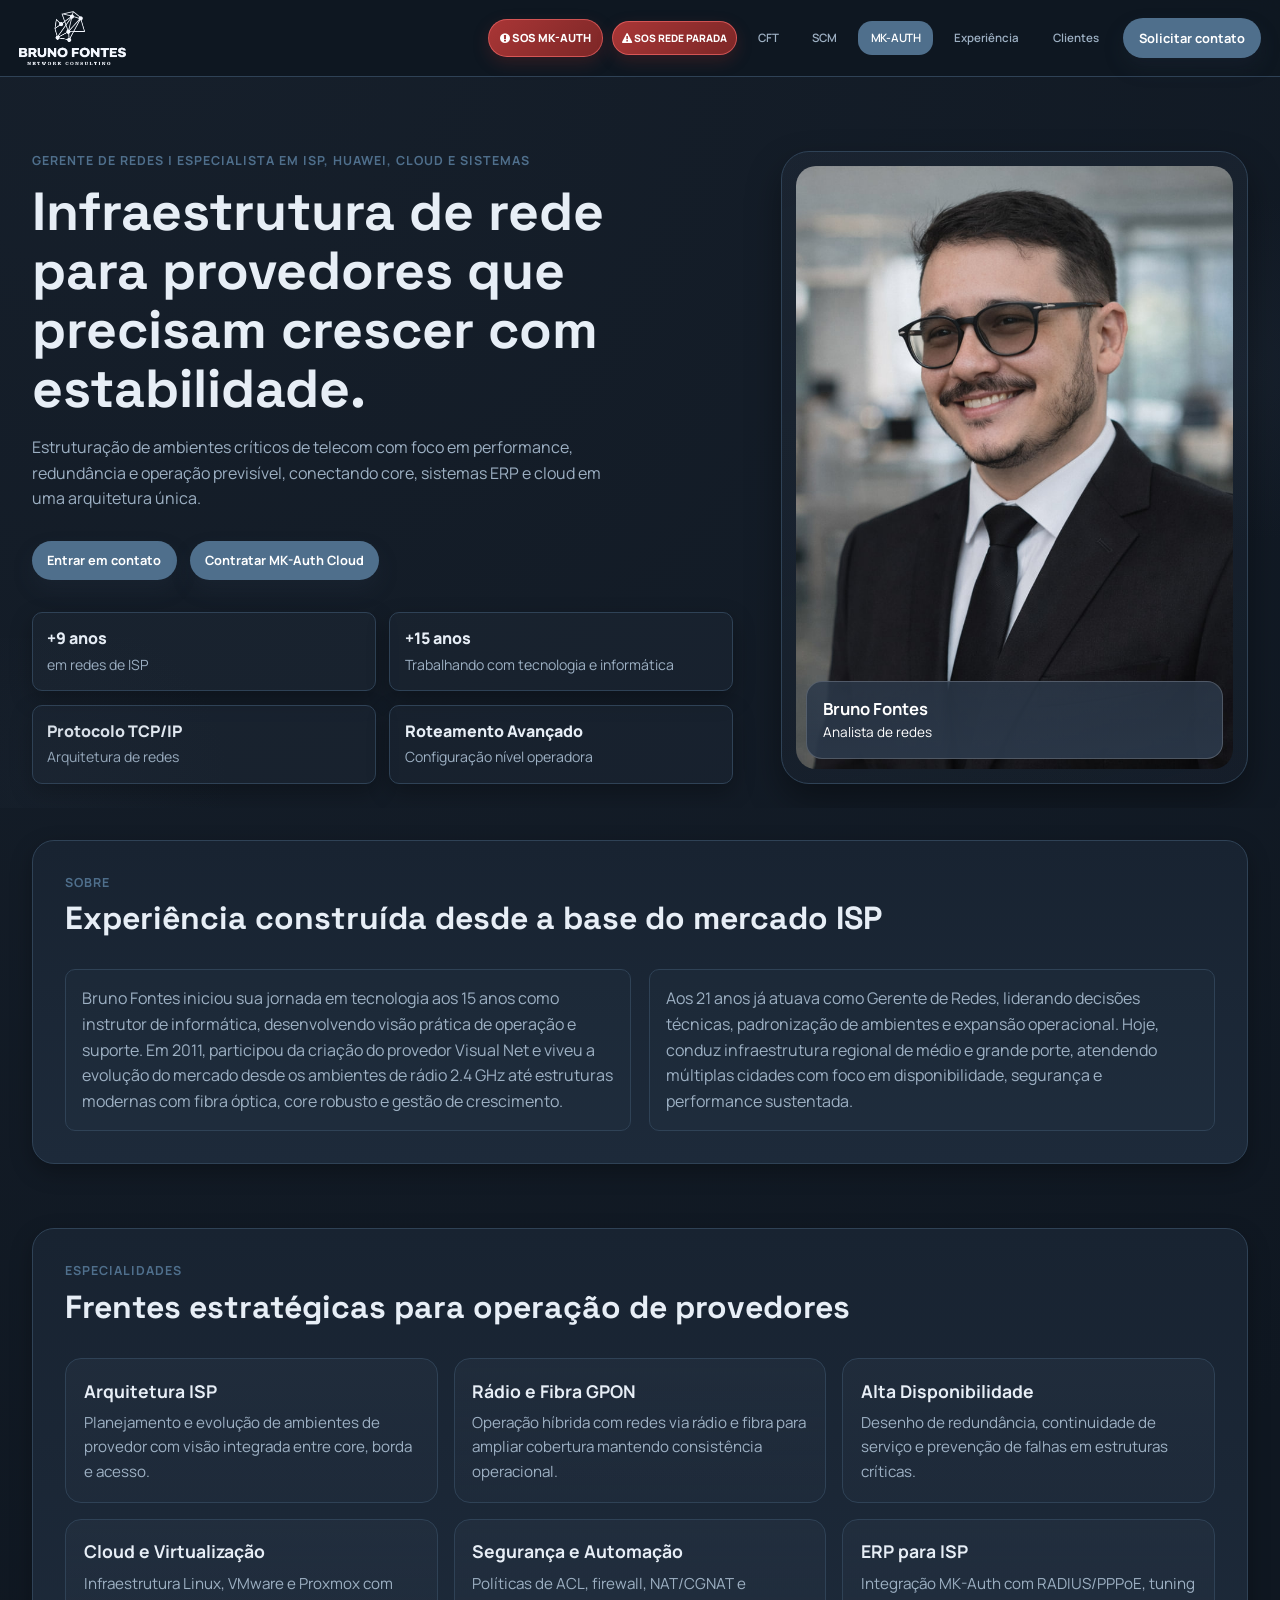
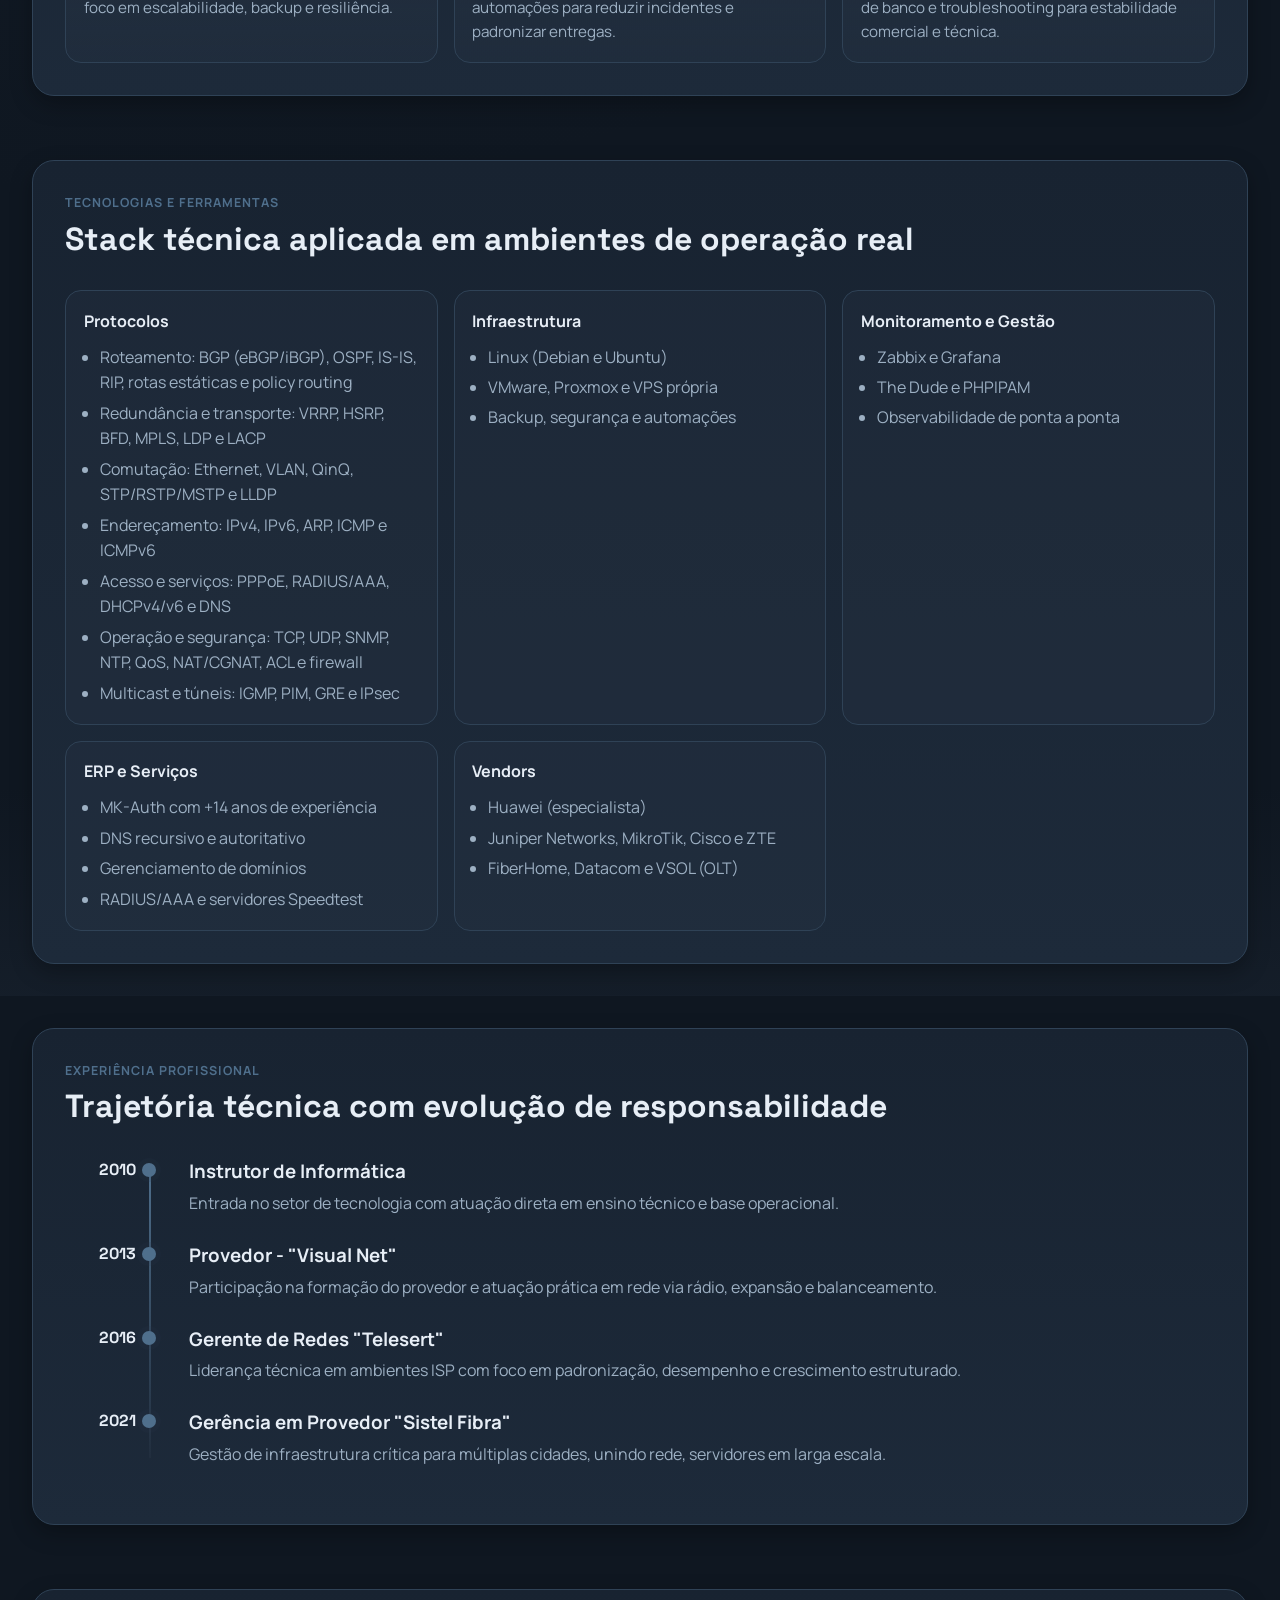
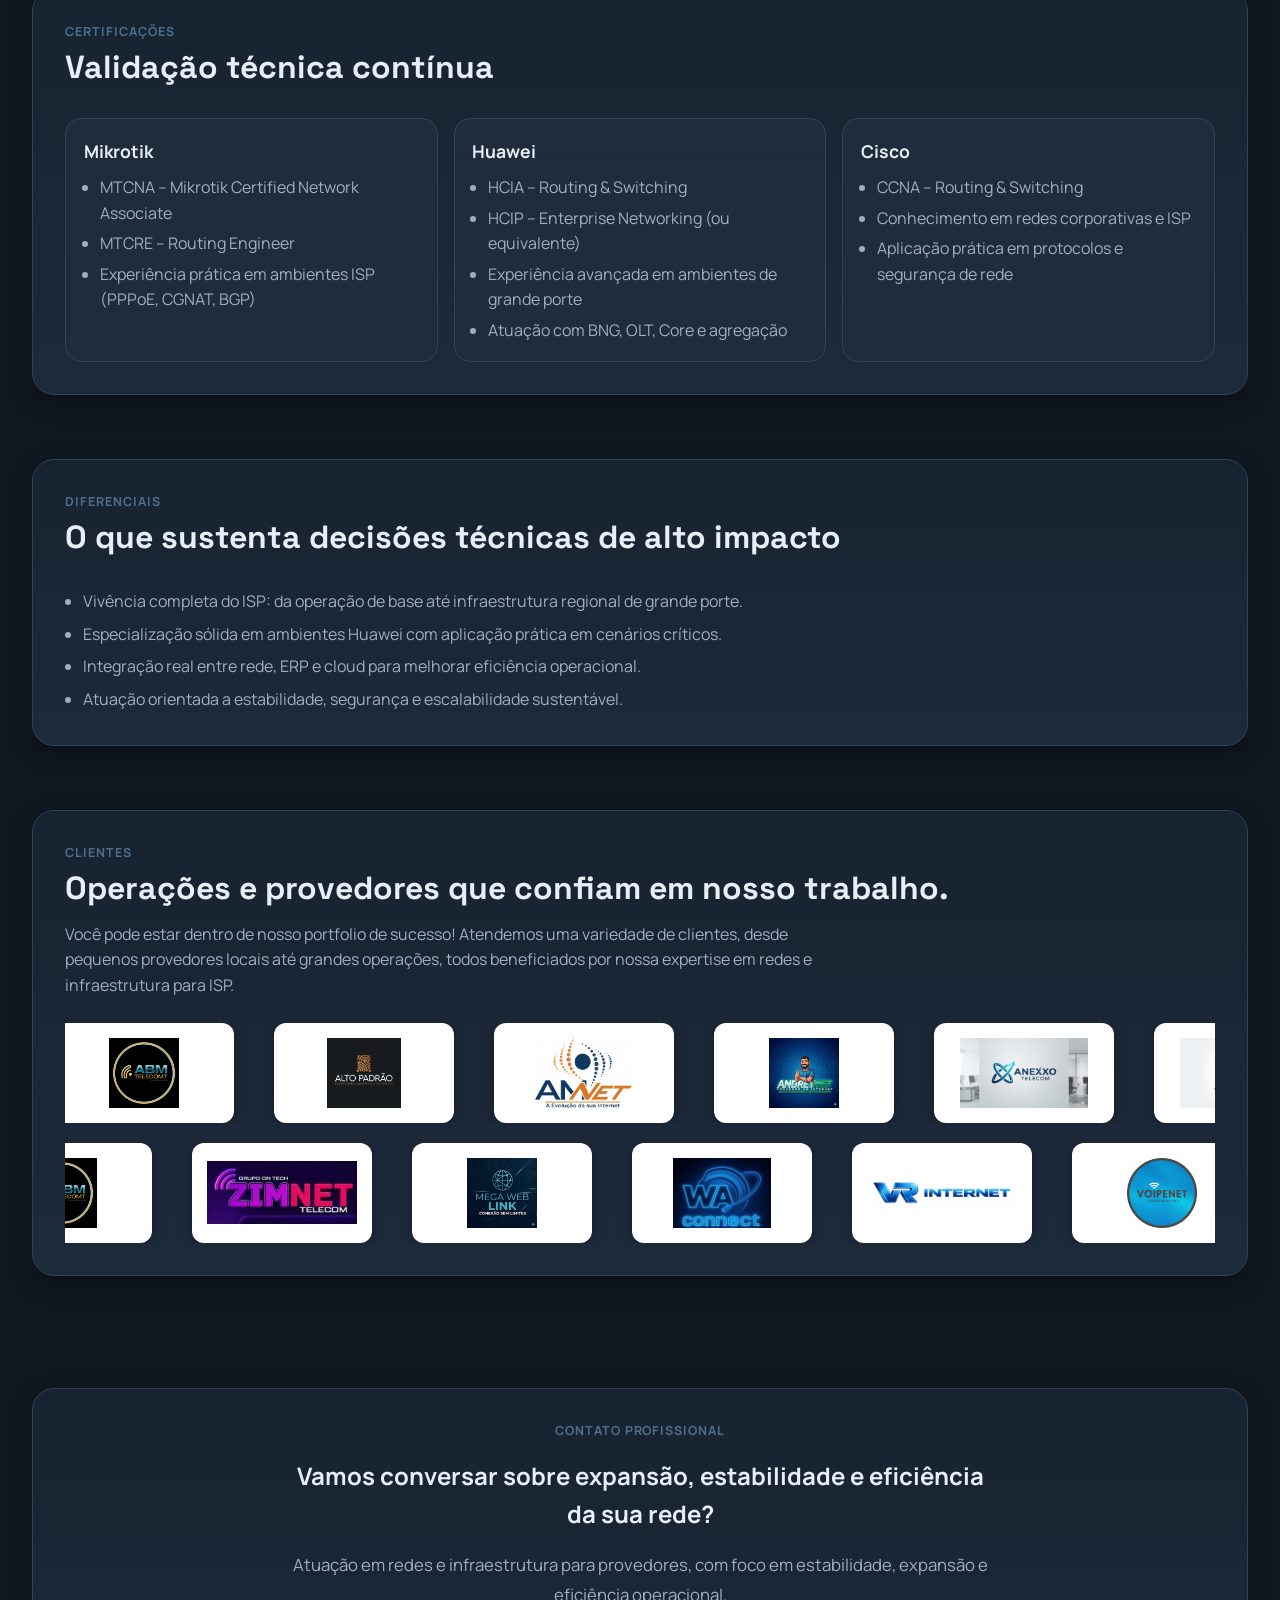
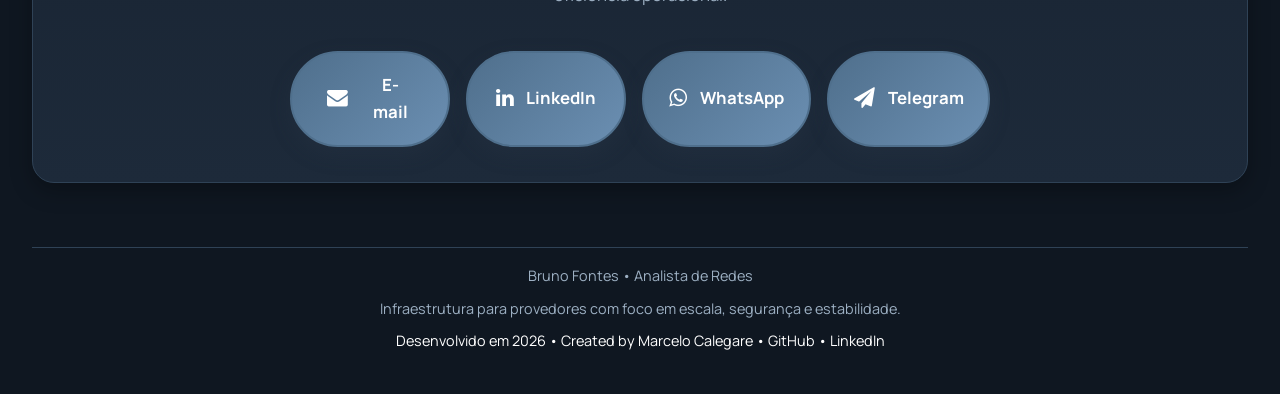
<file: index.html>
<!DOCTYPE html>
<html lang="pt-BR">

<head>
  <!-- Favicon: O ícone que aparece na aba do navegador -->
<link rel="icon" type="image/x-icon" href="assets/images/bruno-fontes.jpg">
  <meta charset="UTF-8">
  <meta name="viewport" content="width=device-width, initial-scale=1.0">
  <meta name="description"
    content="Bruno Fontes - Gerente de Redes e especialista em ISP, Huawei, cloud e sistemas para provedores de internet.">
  <title>Bruno Fontes | Redes e Infraestrutura para ISP</title>
  <link rel="preconnect" href="https://fonts.googleapis.com">
  <link rel="preconnect" href="https://fonts.gstatic.com" crossorigin>
  <link
    href="https://fonts.googleapis.com/css2?family=Manrope:wght@400;500;600;700;800&family=Space+Grotesk:wght@500;700&display=swap"
    rel="stylesheet">
  <link rel="stylesheet" href="https://cdnjs.cloudflare.com/ajax/libs/font-awesome/4.7.0/css/font-awesome.min.css">
  <link rel="stylesheet" href="styles.css">
</head>

<body>
  <header class="topbar">
    <div class="container nav-content">
      <a href="#" class="brand">
        <img class="brand-logo" src="assets/images/bruno-fontes-logo-correta.png?v=4" alt="Bruno Fontes Network Consulting">
      </a>
      <nav class="nav-links" aria-label="Navegação principal">
        <a href="mk-auth.html#suporte-local" class="sos-nav-link"><i class="fa fa-exclamation-circle" aria-hidden="true"></i> SOS MK-AUTH</a>
        <a href="sos-rede-parada.html" class="sos-nav-link sos-network-nav-link"><i class="fa fa-exclamation-triangle" aria-hidden="true"></i> SOS REDE PARADA</a>
        <a href="cft.html">CFT</a>
        <a href="scm.html">SCM</a>
        <a href="mk-auth.html" class="blink-btn">MK-AUTH</a>
        <a href="#tecnologias">Experiência</a>
        <a href="clientes.html">Clientes</a>
      </nav>
      <a href="#contato" class="btn btn-primary nav-cta">Solicitar contato</a>
      <button class="menu-toggle" aria-label="Abrir menu" id="menuToggle">
        <i class="fa fa-bars"></i>
      </button>
      <nav class="mobile-menu" id="mobileMenu" aria-label="Menu mobile">
        <a href="#inicio" class="mobile-menu-link">Home</a>
        <a href="mk-auth.html#suporte-local" class="mobile-menu-link sos-mobile-link">SOS MK-AUTH</a>
        <a href="sos-rede-parada.html" class="mobile-menu-link sos-network-mobile-link">SOS REDE PARADA</a>
        <a href="cft.html" class="mobile-menu-link">CFT</a>
        <a href="scm.html" class="mobile-menu-link">SCM</a>
        <a href="mk-auth.html" class="mobile-menu-link">MK-AUTH</a>
        <a href="#tecnologias" class="mobile-menu-link">Experiência</a>
        <a href="clientes.html" class="mobile-menu-link">Clientes</a>
        <a href="#contato" class="btn btn-primary mobile-menu-btn">Solicitar contato</a>
      </nav>
    </div>
  </header>

  <main id="inicio">
    <section class="hero section">
      <div class="container hero-grid">
        <div class="hero-copy">
          <p class="eyebrow">Gerente de Redes | Especialista em ISP, Huawei, Cloud e Sistemas</p>
          <h1>Infraestrutura de rede para provedores que precisam crescer com estabilidade.</h1>
          <p class="hero-sub">
            Estruturação de ambientes críticos de telecom com foco em performance, redundância e operação previsível,
            conectando core, sistemas ERP e cloud em uma arquitetura única.
          </p>
          <div class="hero-actions">
            <a href="#contato" class="btn btn-primary">Entrar em contato</a>
            <a href="mk-auth.html" class="btn btn-primary">Contratar MK-Auth Cloud</a>
          </div>
          <ul class="kpi-grid" aria-label="Indicadores profissionais">
            <li><strong data-experience-start="2017-01-01">+9 anos</strong><span>em redes de ISP</span></li>
            <li><strong data-experience-start="2011-01-01">+15 anos</strong><span>Trabalhando com tecnologia e informática</span></li>
            <li><strong>Protocolo TCP/IP</strong><span>Arquitetura de redes</span></li>
            <li><strong>Roteamento Avançado</strong><span>Configuração nível operadora</span></li>
          </ul>
        </div>
        <div class="hero-visual">
          <div class="visual-card">
            <img src="assets/images/bruno-fontes.jpg"
              alt="Bruno Fontes em traje social, especialista em redes e infraestrutura.">
            <div class="visual-badge">
              <strong>Bruno Fontes</strong>
              <p>Analista de redes</p>
            </div>
          </div>
        </div>
      </div>
    </section>

    <section id="sobre" class="section about">
      <div class="container section-shell">
        <div class="section-head">
          <p class="eyebrow">Sobre</p>
          <h2>Experiência construída desde a base do mercado ISP</h2>
        </div>
        <div class="about-grid">
          <p>
            Bruno Fontes iniciou sua jornada em tecnologia aos 15 anos como instrutor de informática, desenvolvendo
            visão prática
            de operação e suporte. Em 2011, participou da criação do provedor Visual Net e viveu a evolução do mercado
            desde os
            ambientes de rádio 2.4 GHz até estruturas modernas com fibra óptica, core robusto e gestão de crescimento.
          </p>
          <p>
            Aos 21 anos já atuava como Gerente de Redes, liderando decisões técnicas, padronização de ambientes e
            expansão
            operacional. Hoje, conduz infraestrutura regional de médio e grande porte, atendendo múltiplas cidades com
            foco
            em disponibilidade, segurança e performance sustentada.
          </p>
        </div>
      </div>
    </section>

    <section id="especialidades" class="section">
      <div class="container section-shell">
        <div class="section-head">
          <p class="eyebrow">Especialidades</p>
          <h2>Frentes estratégicas para operação de provedores</h2>
        </div>
        <div class="card-grid">
          <article class="service-card">
            <h3>Arquitetura ISP</h3>
            <p>Planejamento e evolução de ambientes de provedor com visão integrada entre core, borda e acesso.</p>
          </article>
          <article class="service-card">
            <h3>Rádio e Fibra GPON</h3>
            <p>Operação híbrida com redes via rádio e fibra para ampliar cobertura mantendo consistência operacional.
            </p>
          </article>
          <article class="service-card">
            <h3>Alta Disponibilidade</h3>
            <p>Desenho de redundância, continuidade de serviço e prevenção de falhas em estruturas críticas.</p>
          </article>
          <article class="service-card">
            <h3>Cloud e Virtualização</h3>
            <p>Infraestrutura Linux, VMware e Proxmox com foco em escalabilidade, backup e resiliência.</p>
          </article>
          <article class="service-card">
            <h3>Segurança e Automação</h3>
            <p>Políticas de ACL, firewall, NAT/CGNAT e automações para reduzir incidentes e padronizar entregas.</p>
          </article>
          <article class="service-card">
            <h3>ERP para ISP</h3>
            <p>Integração MK-Auth com RADIUS/PPPoE, tuning de banco e troubleshooting para estabilidade comercial e
              técnica.</p>
          </article>
        </div>
      </div>
    </section>

    <section id="tecnologias" class="section tech">
      <div class="container section-shell">
        <div class="section-head">
          <p class="eyebrow">Tecnologias e Ferramentas</p>
          <h2>Stack técnica aplicada em ambientes de operação real</h2>
        </div>
        <div class="tech-grid">
          <article class="tech-card">
            <h3>Protocolos</h3>
            <ul>
              <li>Roteamento: BGP (eBGP/iBGP), OSPF, IS-IS, RIP, rotas estáticas e policy routing</li>
              <li>Redundância e transporte: VRRP, HSRP, BFD, MPLS, LDP e LACP</li>
              <li>Comutação: Ethernet, VLAN, QinQ, STP/RSTP/MSTP e LLDP</li>
              <li>Endereçamento: IPv4, IPv6, ARP, ICMP e ICMPv6</li>
              <li>Acesso e serviços: PPPoE, RADIUS/AAA, DHCPv4/v6 e DNS</li>
              <li>Operação e segurança: TCP, UDP, SNMP, NTP, QoS, NAT/CGNAT, ACL e firewall</li>
              <li>Multicast e túneis: IGMP, PIM, GRE e IPsec</li>
            </ul>
          </article>
          <article class="tech-card">
            <h3>Infraestrutura</h3>
            <ul>
              <li>Linux (Debian e Ubuntu)</li>
              <li>VMware, Proxmox e VPS própria</li>
              <li>Backup, segurança e automações</li>
            </ul>
          </article>
          <article class="tech-card">
            <h3>Monitoramento e Gestão</h3>
            <ul>
              <li>Zabbix e Grafana</li>
              <li>The Dude e PHPIPAM</li>
              <li>Observabilidade de ponta a ponta</li>
            </ul>
          </article>
          <article class="tech-card">
            <h3>ERP e Serviços</h3>
            <ul>
              <li>MK-Auth com <span data-experience-start="2012-01-01">+14 anos</span> de experiência</li>
              <li>DNS recursivo e autoritativo</li>
              <li>Gerenciamento de domínios</li>
              <li>RADIUS/AAA e servidores Speedtest</li>
            </ul>
          </article>
          <article class="tech-card">
            <h3>Vendors</h3>
            <ul>
              <li>Huawei (especialista)</li>
              <li>Juniper Networks, MikroTik, Cisco e ZTE</li>
              <li>FiberHome, Datacom e VSOL (OLT)</li>
            </ul>
          </article>
        </div>
      </div>
    </section>

    <section id="experiencia" class="section">
      <div class="container section-shell">
        <div class="section-head">
          <p class="eyebrow">Experiência Profissional</p>
          <h2>Trajetória técnica com evolução de responsabilidade</h2>
        </div>
        <div class="timeline">
          <article class="timeline-item">
            <span class="timeline-year">2010</span>
            <div>
              <h3>Instrutor de Informática</h3>
              <p>Entrada no setor de tecnologia com atuação direta em ensino técnico e base operacional.</p>
            </div>
          </article>
          <article class="timeline-item">
            <span class="timeline-year">2013</span>
            <div>
              <h3>Provedor - "Visual Net"</h3>
              <p>Participação na formação do provedor e atuação prática em rede via rádio, expansão e balanceamento.</p>
            </div>
          </article>
          <article class="timeline-item">
            <span class="timeline-year">2016</span>
            <div>
              <h3>Gerente de Redes "Telesert"</h3>
              <p>Liderança técnica em ambientes ISP com foco em padronização, desempenho e crescimento estruturado.</p>
            </div>
          </article>
          <article class="timeline-item">
            <span class="timeline-year">2021</span>
            <div>
              <h3>Gerência em Provedor "Sistel Fibra"</h3>
              <p>Gestão de infraestrutura crítica para múltiplas cidades, unindo rede, servidores em larga escala.</p>
            </div>
          </article>
        </div>
      </div>
    </section>

    <section class="section certifications">
      <div class="container section-shell">
        <div class="section-head">
          <p class="eyebrow">Certificações</p>
          <h2>Validação técnica contínua</h2>
        </div>
        <div class="cert-grid">
          <article class="cert-card">
            <h3>Mikrotik</h3>
            <ul>
              <li>MTCNA – Mikrotik Certified Network Associate</li>
              <li>MTCRE – Routing Engineer</li>
              <li>Experiência prática em ambientes ISP (PPPoE, CGNAT, BGP)</li>
            </ul>
          </article>
          <article class="cert-card">
            <h3>Huawei</h3>
            <ul>
              <li>HCIA – Routing & Switching</li>
              <li>HCIP – Enterprise Networking (ou equivalente)</li>
              <li>Experiência avançada em ambientes de grande porte</li>
              <li>Atuação com BNG, OLT, Core e agregação</li>
            </ul>
          </article>
          <article class="cert-card">
            <h3>Cisco</h3>
            <ul>
              <li>CCNA – Routing & Switching</li>
              <li>Conhecimento em redes corporativas e ISP</li>
              <li>Aplicação prática em protocolos e segurança de rede</li>
            </ul>
          </article>
        </div>
      </div>
    </section>

    <section class="section differentials">
      <div class="container section-shell">
        <div class="section-head">
          <p class="eyebrow">Diferenciais</p>
          <h2>O que sustenta decisões técnicas de alto impacto</h2>
        </div>
        <ul class="diff-list">
          <li>Vivência completa do ISP: da operação de base até infraestrutura regional de grande porte.</li>
          <li>Especialização sólida em ambientes Huawei com aplicação prática em cenários críticos.</li>
          <li>Integração real entre rede, ERP e cloud para melhorar eficiência operacional.</li>
          <li>Atuação orientada a estabilidade, segurança e escalabilidade sustentável.</li>
        </ul>
      </div>
    </section>

    <section class="section client-showcase" aria-labelledby="clientes-title">
      <div class="container section-shell client-showcase-shell">
        <div class="section-head client-showcase-head">
          <p class="eyebrow">Clientes</p>
          <h2 id="clientes-title">Operações e provedores que confiam em nosso trabalho.</h2>
          <p class="client-showcase-copy">
            Você pode estar dentro de nosso portfolio de sucesso! Atendemos uma variedade de clientes, desde pequenos provedores locais até grandes operações, todos beneficiados por nossa expertise em redes e infraestrutura para ISP.
          </p>
        </div>

<!-- Carrossel 1 (Sentido Esquerda) -->
<div class="logo-carousel" data-carousel="left">
  <div class="logo-carousel-viewport" data-carousel-viewport>
    <div class="logo-carousel-track" data-carousel-track></div>
  </div>
</div>

<!-- Carrossel 2 (Sentido Direita) -->
<div class="logo-carousel" data-carousel="right" style="margin-top: 20px;">
  <div class="logo-carousel-viewport" data-carousel-viewport>
    <div class="logo-carousel-track" data-carousel-track></div>
  </div>
</div>

    </section>

    <section id="contato" class="section contact">
      <div class="container section-shell contact-shell">
        <div class="contact-content">
          <p class="eyebrow">Contato Profissional</p>
          <h2>Vamos conversar sobre expansão, estabilidade e eficiência da sua rede?</h2>
          <p class="contact-description">
            Atuação em redes e infraestrutura para provedores, com foco em estabilidade, expansão e eficiência operacional.
          </p>
          <div class="contact-links">
            <a href="mailto:brunoxdlols@hotmail.com" class="contact-btn" aria-label="Enviar e-mail">
              <i class="fa fa-envelope contact-icon"></i>
              <span>E-mail</span>
            </a>
            <a href="https://www.linkedin.com/in/bruno-fontes-ab7091301/" target="_blank" rel="noopener noreferrer"
              class="contact-btn" aria-label="Perfil no LinkedIn">
              <i class="fa fa-linkedin contact-icon"></i>
              <span>LinkedIn</span>
            </a>
            <a href="https://wa.me/5516988778656?text=Olá, gostaria de saber mais sobre seus serviços." target="_blank" rel="noopener noreferrer"
              class="contact-btn" aria-label="Contato no WhatsApp">
              <i class="fa fa-whatsapp contact-icon"></i>
              <span>WhatsApp</span>
            </a>
            <a href="https://t.me/Bruno_Fontes" target="_blank" rel="noopener noreferrer"
              class="contact-btn" aria-label="Contato no Telegram">
              <i class="fa fa-send contact-icon"></i>
              <span>Telegram</span>
            </a>
          </div>
        </div>
      </div>
    </section>
  </main>

  <footer class="footer">
    <div class="container footer-content">
      <p>Bruno Fontes • Analista de Redes</p>
      <p>Infraestrutura para provedores com foco em escala, segurança e estabilidade.</p>
      <p class="footer-credit">
        Desenvolvido em <span id="current-year"></span> • Created by Marcelo Calegare • <a href="https://github.com/marcelocalegare" target="_blank" rel="noopener noreferrer">GitHub</a> • <a href="https://www.linkedin.com/in/marcelo-calegare/" target="_blank" rel="noopener noreferrer">LinkedIn</a>
      </p>
    </div>
  </footer>
  <script src="assets/js/client-logos.js"></script>
  <script>
    const yearEl = document.getElementById('current-year');
    if (yearEl) {
      yearEl.textContent = new Date().getFullYear();
    }

    document.querySelectorAll('[data-experience-start]').forEach((counter) => {
      const dateParts = counter.dataset.experienceStart.split('-').map(Number);
      const [year, month, day] = dateParts;
      const startDate = new Date(year, month - 1, day);

      if (
        dateParts.length !== 3 ||
        startDate.getFullYear() !== year ||
        startDate.getMonth() !== month - 1 ||
        startDate.getDate() !== day
      ) {
        console.error('Data inicial inválida para contador de experiência:', counter.dataset.experienceStart);
        return;
      }

      const today = new Date();
      let years = today.getFullYear() - year;
      if (
        today.getMonth() < month - 1 ||
        (today.getMonth() === month - 1 && today.getDate() < day)
      ) {
        years -= 1;
      }

      if (years < 0) {
        console.error('Data inicial futura para contador de experiência:', counter.dataset.experienceStart);
        return;
      }

      counter.textContent = `+${years} anos`;
    });

    // Menu hamburger toggle
    const menuToggle = document.getElementById('menuToggle');
    const mobileMenu = document.getElementById('mobileMenu');
    
    menuToggle?.addEventListener('click', (e) => {
      e.stopPropagation();
      mobileMenu?.classList.toggle('active');
      menuToggle.classList.toggle('active');
      document.body.classList.toggle('menu-open');
    });

    // Fechar menu ao clicar em um link
    document.querySelectorAll('.mobile-menu-link, .mobile-menu-btn').forEach(link => {
      link.addEventListener('click', () => {
        mobileMenu?.classList.remove('active');
        menuToggle?.classList.remove('active');
        document.body.classList.remove('menu-open');
      });
    });

    // Fechar menu ao clicar fora
    document.addEventListener('click', (e) => {
      if (mobileMenu?.classList.contains('active') && 
          !mobileMenu?.contains(e.target) && 
          !menuToggle?.contains(e.target)) {
        mobileMenu?.classList.remove('active');
        menuToggle?.classList.remove('active');
        document.body.classList.remove('menu-open');
      }
    });

const clientLogos = Array.isArray(window.CLIENT_LOGOS) ? window.CLIENT_LOGOS : [];
const prefersReducedMotion = window.matchMedia('(prefers-reduced-motion: reduce)');

function initCarousel(selector, direction = 'left') {
  const carousel = document.querySelector(selector);
  if (!carousel) return;

  const viewport = carousel.querySelector('[data-carousel-viewport]');
  const track = carousel.querySelector('[data-carousel-track]');
  
  // Para o carrossel da direita, invertemos a ordem das logos 
  // para que as logos iniciais sejam diferentes da primeira fileira
  const logosToDisplay = direction === 'right' ? [...clientLogos].reverse() : clientLogos;

  track.innerHTML = logosToDisplay.map((logo) => `
    <article class="logo-slide">
      <img src="${window.getClientLogoPath(logo.file)}" alt="Logo ${logo.name}" loading="lazy">
    </article>
  `).join('');

  // Clona os slides para o loop infinito
  const originalSlides = Array.from(track.children);
  originalSlides.forEach((slide) => {
    const clone = slide.cloneNode(true);
    clone.setAttribute('aria-hidden', 'true');
    track.appendChild(clone);
  });

  let isDragging = false;
  let startX = 0;
  let startScrollLeft = 0;
  let lastFrame = 0;
  let animationId = null;

  const getLoopWidth = () => track.scrollWidth / 2;

  const normalizeLoop = () => {
    const loopWidth = getLoopWidth();
    if (!loopWidth) return;

    if (viewport.scrollLeft >= loopWidth) {
      viewport.scrollLeft -= loopWidth;
    } else if (viewport.scrollLeft <= 0) {
      viewport.scrollLeft += loopWidth;
    }
  };

  // Unified pointer/touch event handler
  const handleDragStart = (e) => {
    isDragging = true;
    startX = e.clientX || (e.touches && e.touches[0].clientX);
    startScrollLeft = viewport.scrollLeft;
    viewport.classList.add('is-dragging');
    if (e.pointerId !== undefined) {
      viewport.setPointerCapture(e.pointerId);
    }
  };

  const handleDragMove = (e) => {
    if (!isDragging) return;
    e.preventDefault(); // Previne scroll padrão no iOS
    const currentX = e.clientX || (e.touches && e.touches[0].clientX);
    const deltaX = currentX - startX;
    viewport.scrollLeft = startScrollLeft - deltaX;
    normalizeLoop();
  };

  const handleDragEnd = (e) => {
    isDragging = false;
    viewport.classList.remove('is-dragging');
    if (e.pointerId !== undefined) {
      viewport.releasePointerCapture(e.pointerId);
    }
  };

  // Pointer events (primário)
  viewport.addEventListener('pointerdown', handleDragStart);
  viewport.addEventListener('pointermove', handleDragMove);
  viewport.addEventListener('pointerup', handleDragEnd);
  viewport.addEventListener('pointercancel', handleDragEnd);

  // Touch events (fallback para Safari iOS)
  viewport.addEventListener('touchstart', handleDragStart, false);
  viewport.addEventListener('touchmove', handleDragMove, { passive: false });
  viewport.addEventListener('touchend', handleDragEnd, false);
  viewport.addEventListener('touchcancel', handleDragEnd, false);

  const animate = (timestamp) => {
    if (!lastFrame) lastFrame = timestamp;
    const elapsed = timestamp - lastFrame;
    
    // Throttle: atualizar apenas a cada 16ms (~60fps) no iOS
    const targetFrameTime = 16;
    if (elapsed < targetFrameTime) {
      animationId = requestAnimationFrame(animate);
      return;
    }

    lastFrame = timestamp;

    if (!prefersReducedMotion.matches && !isDragging) {
      // Velocidade mais suave para evitar travamentos no iOS
      const speed = (elapsed * 35) / 1000; // Reduzido de 41 para 35
      // Se direction for 'left', soma (vai p/ esquerda). Se 'right', subtrai (vai p/ direita)
      viewport.scrollLeft += (direction === 'left' ? speed : -speed);
      normalizeLoop();
    }
    animationId = requestAnimationFrame(animate);
  };

  // Delay inicial para estabilizar o DOM (importante para iOS)
  setTimeout(() => {
    // Se for sentido direita, começa no meio do scroll para não travar no início
    if (direction === 'right') {
      viewport.scrollLeft = getLoopWidth();
    }
    animationId = requestAnimationFrame(animate);
  }, 100);

  // Cleanup function (útil se precisar parar o carrossel)
  carousel.__stopCarousel = () => {
    if (animationId) {
      cancelAnimationFrame(animationId);
    }
  };
}

// Inicializa os dois carrosséis
initCarousel('[data-carousel="left"]', 'left');
initCarousel('[data-carousel="right"]', 'right');

  </script>
</body>

</html>
</file>
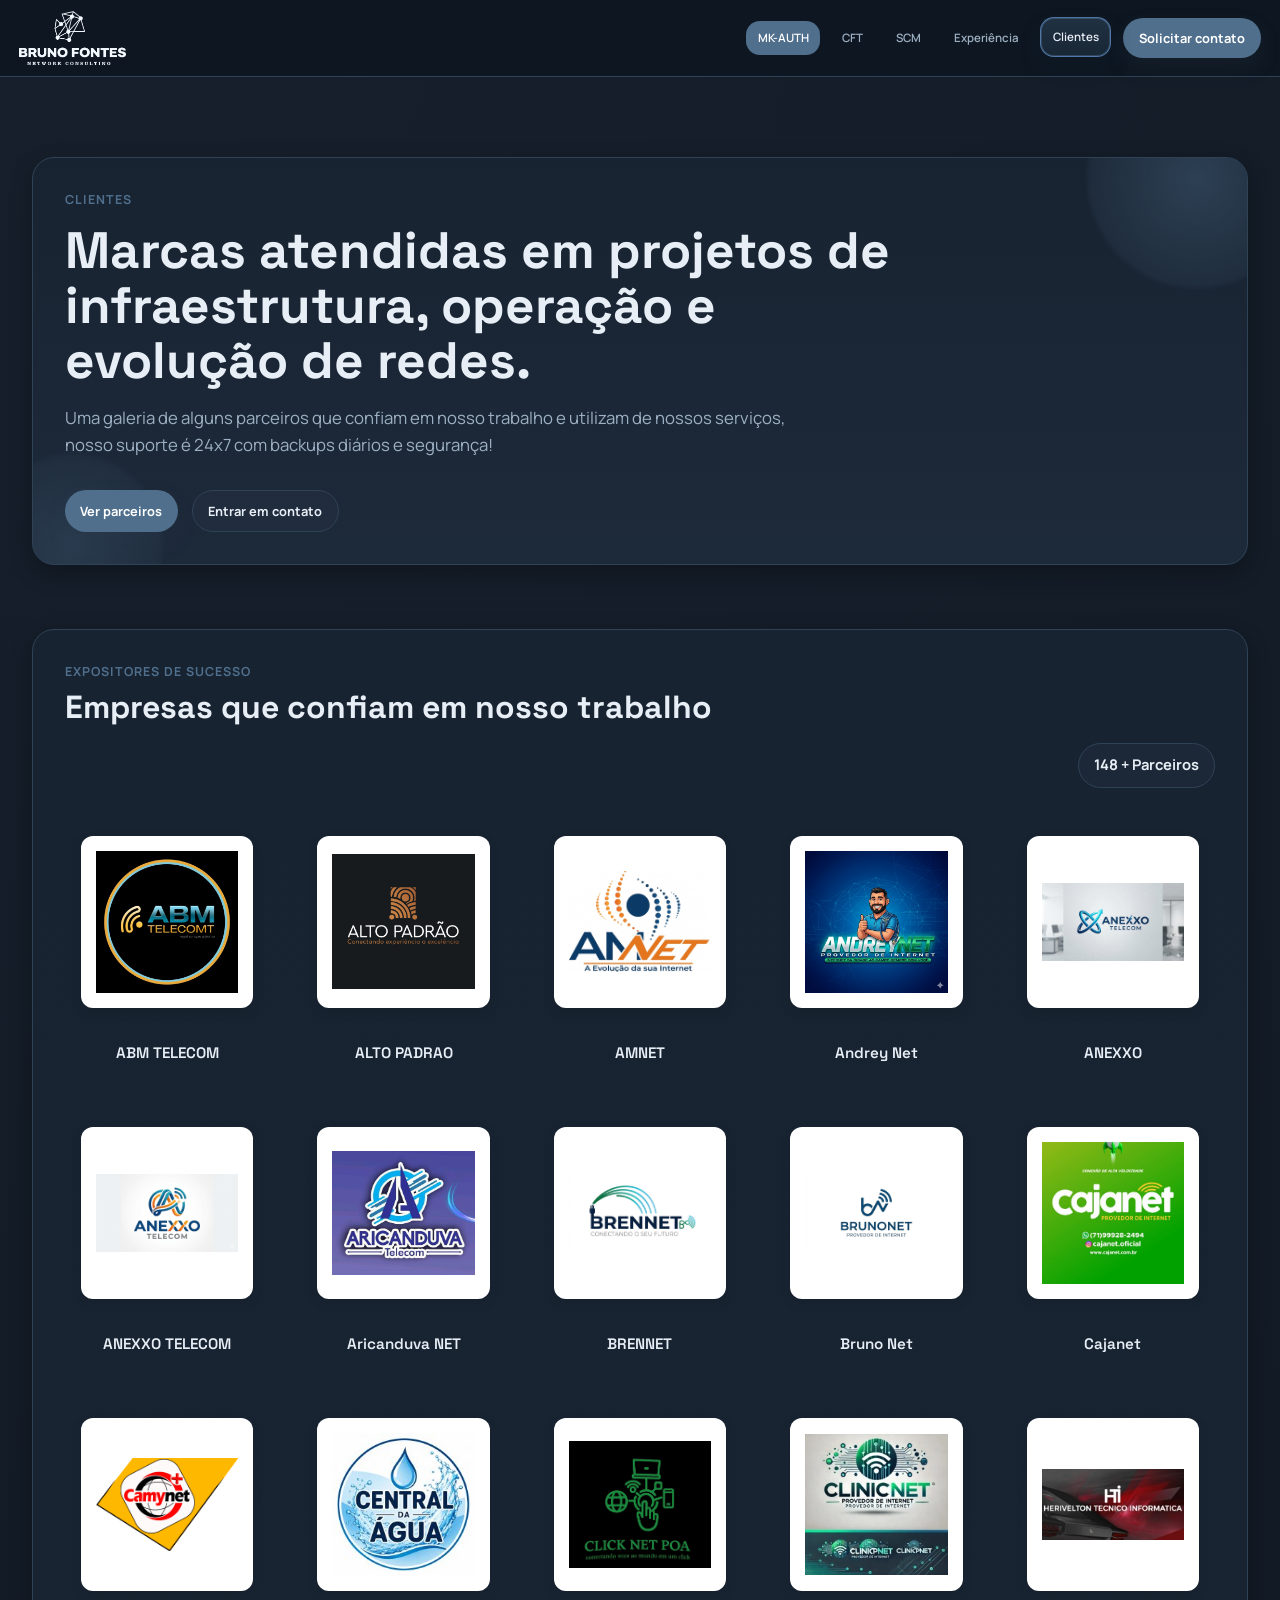
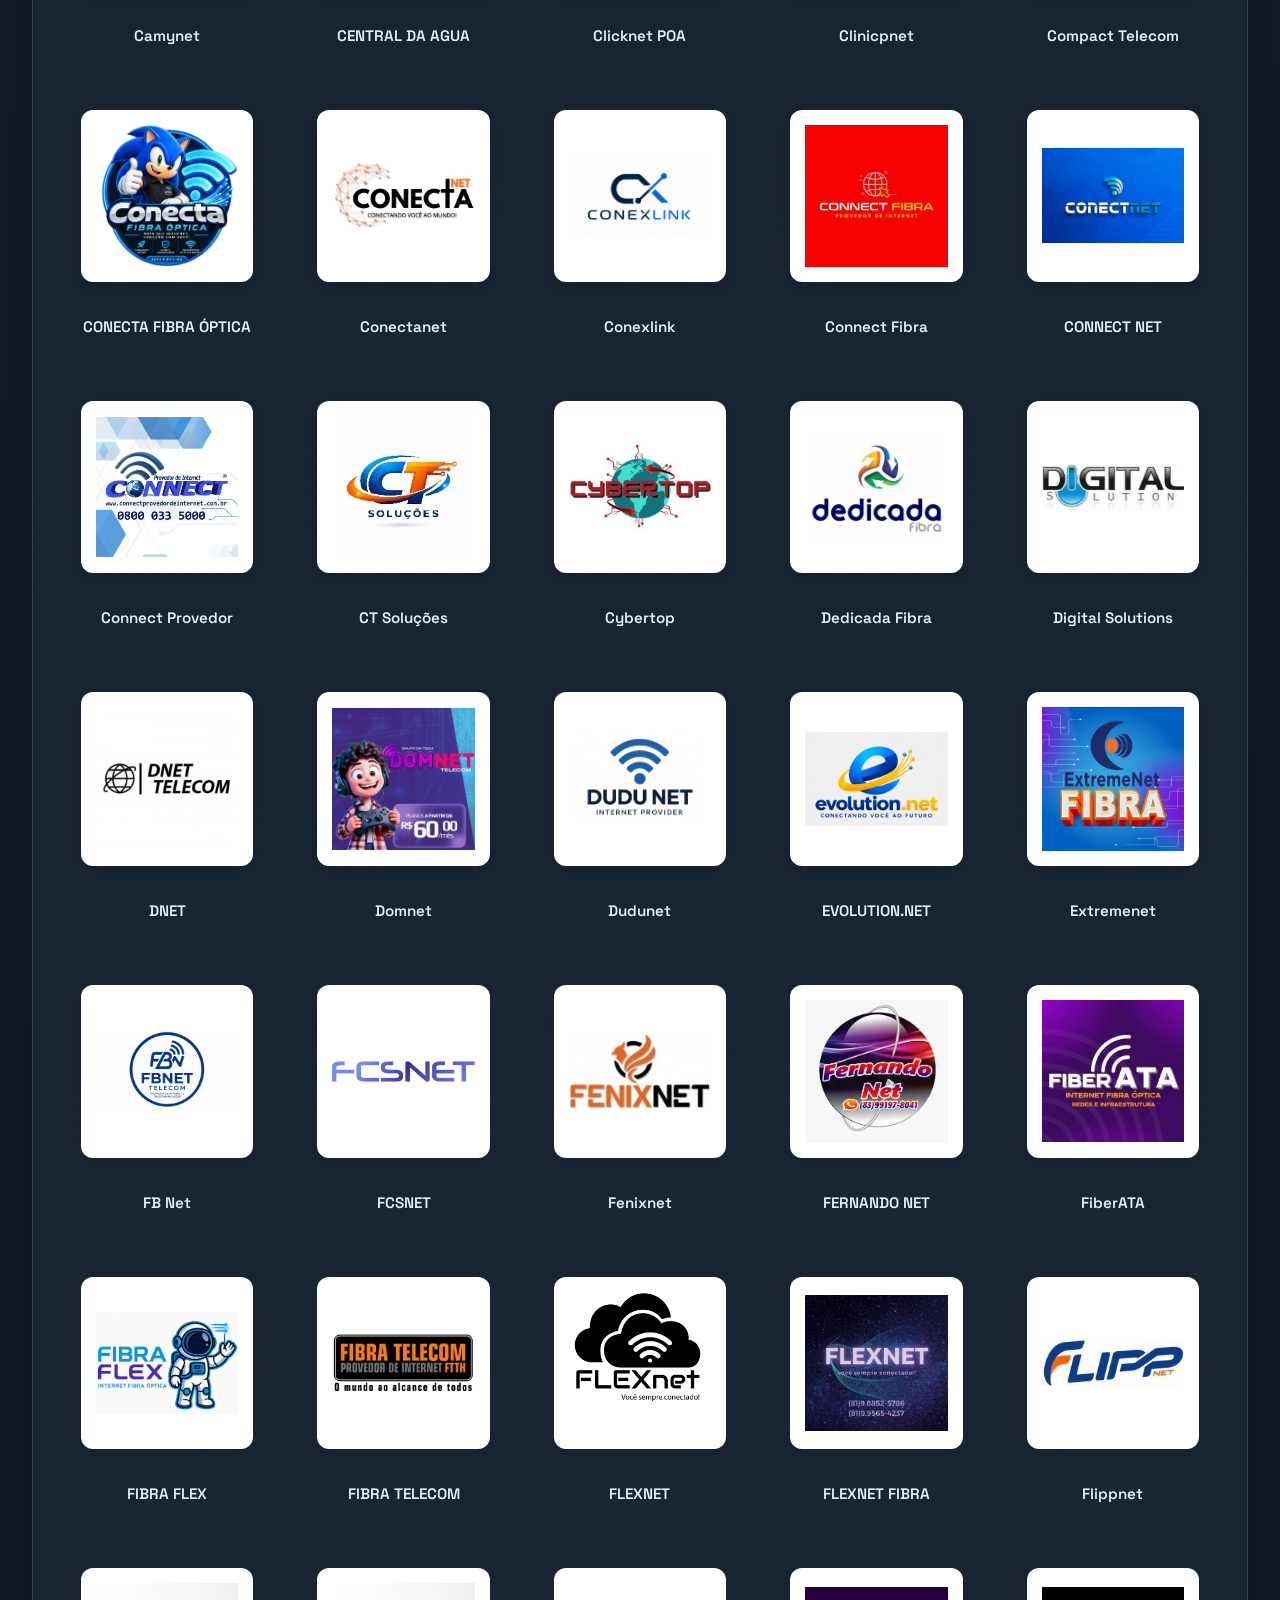
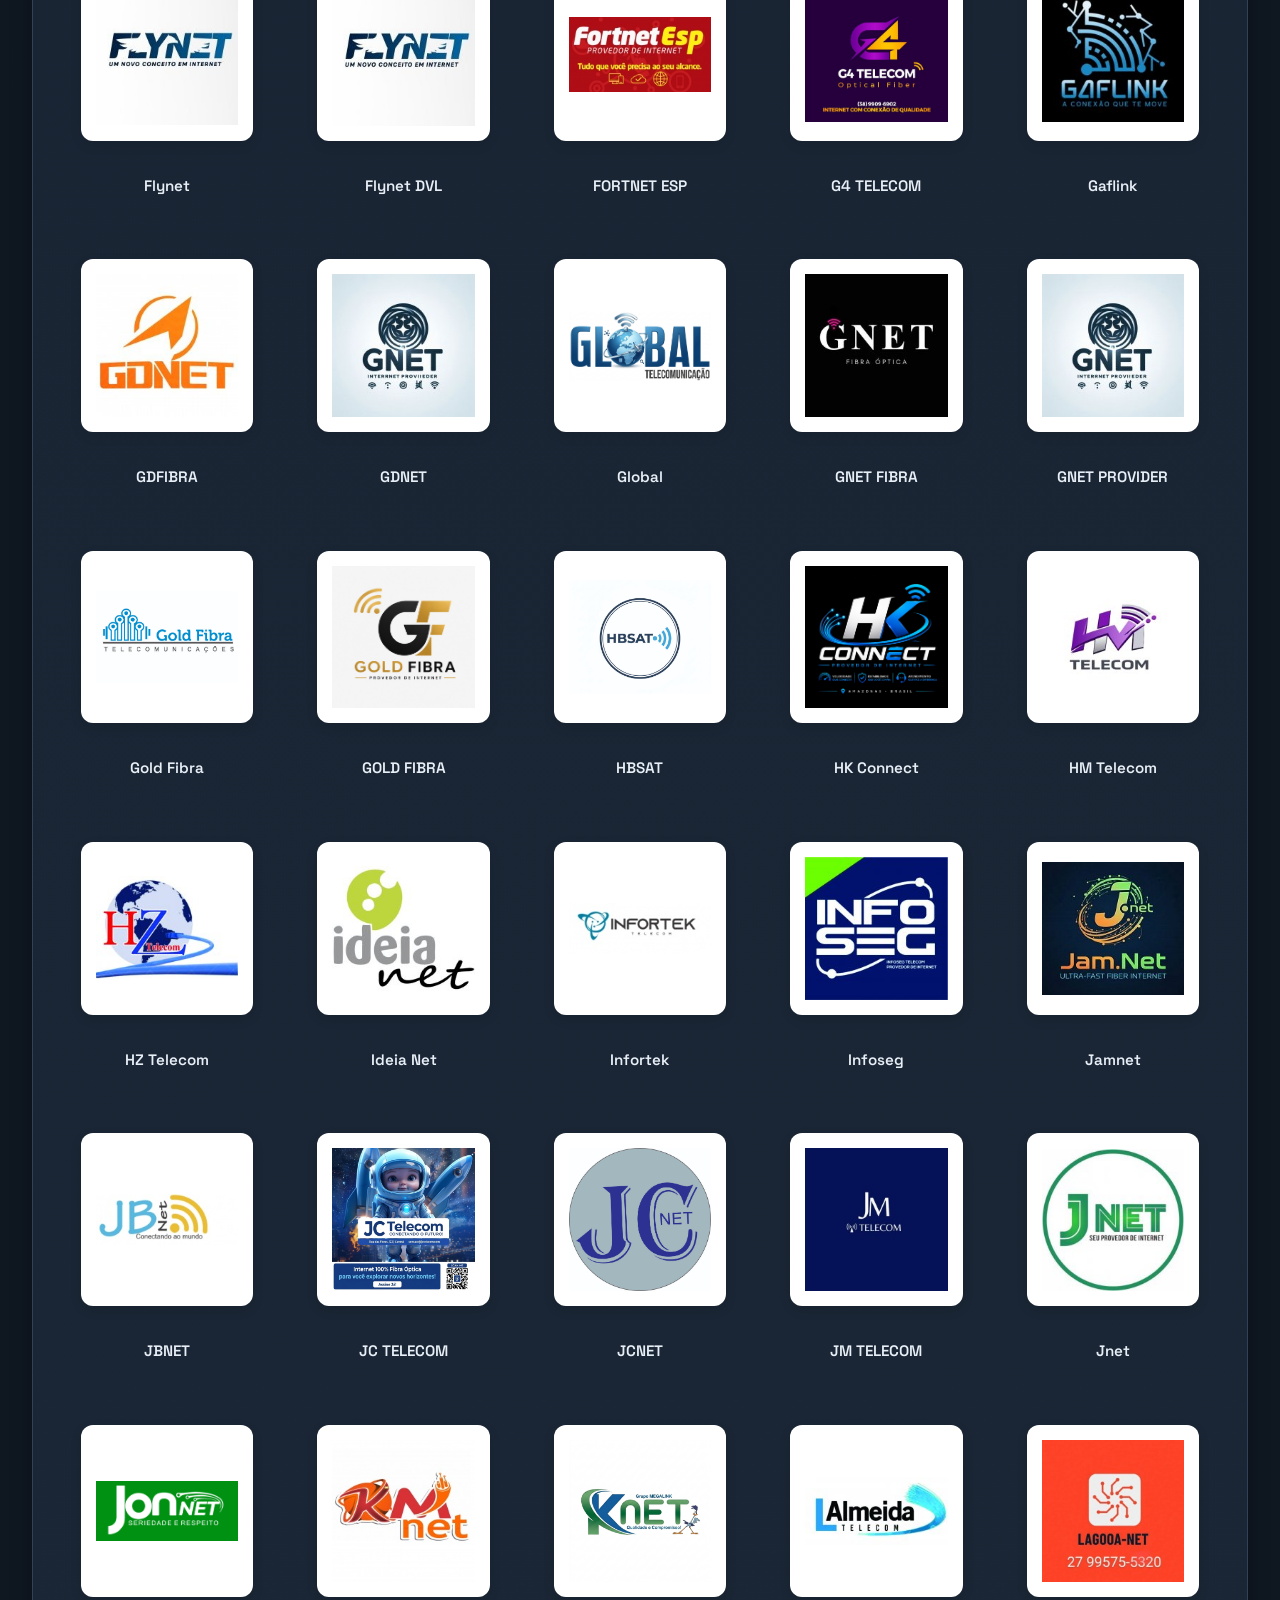
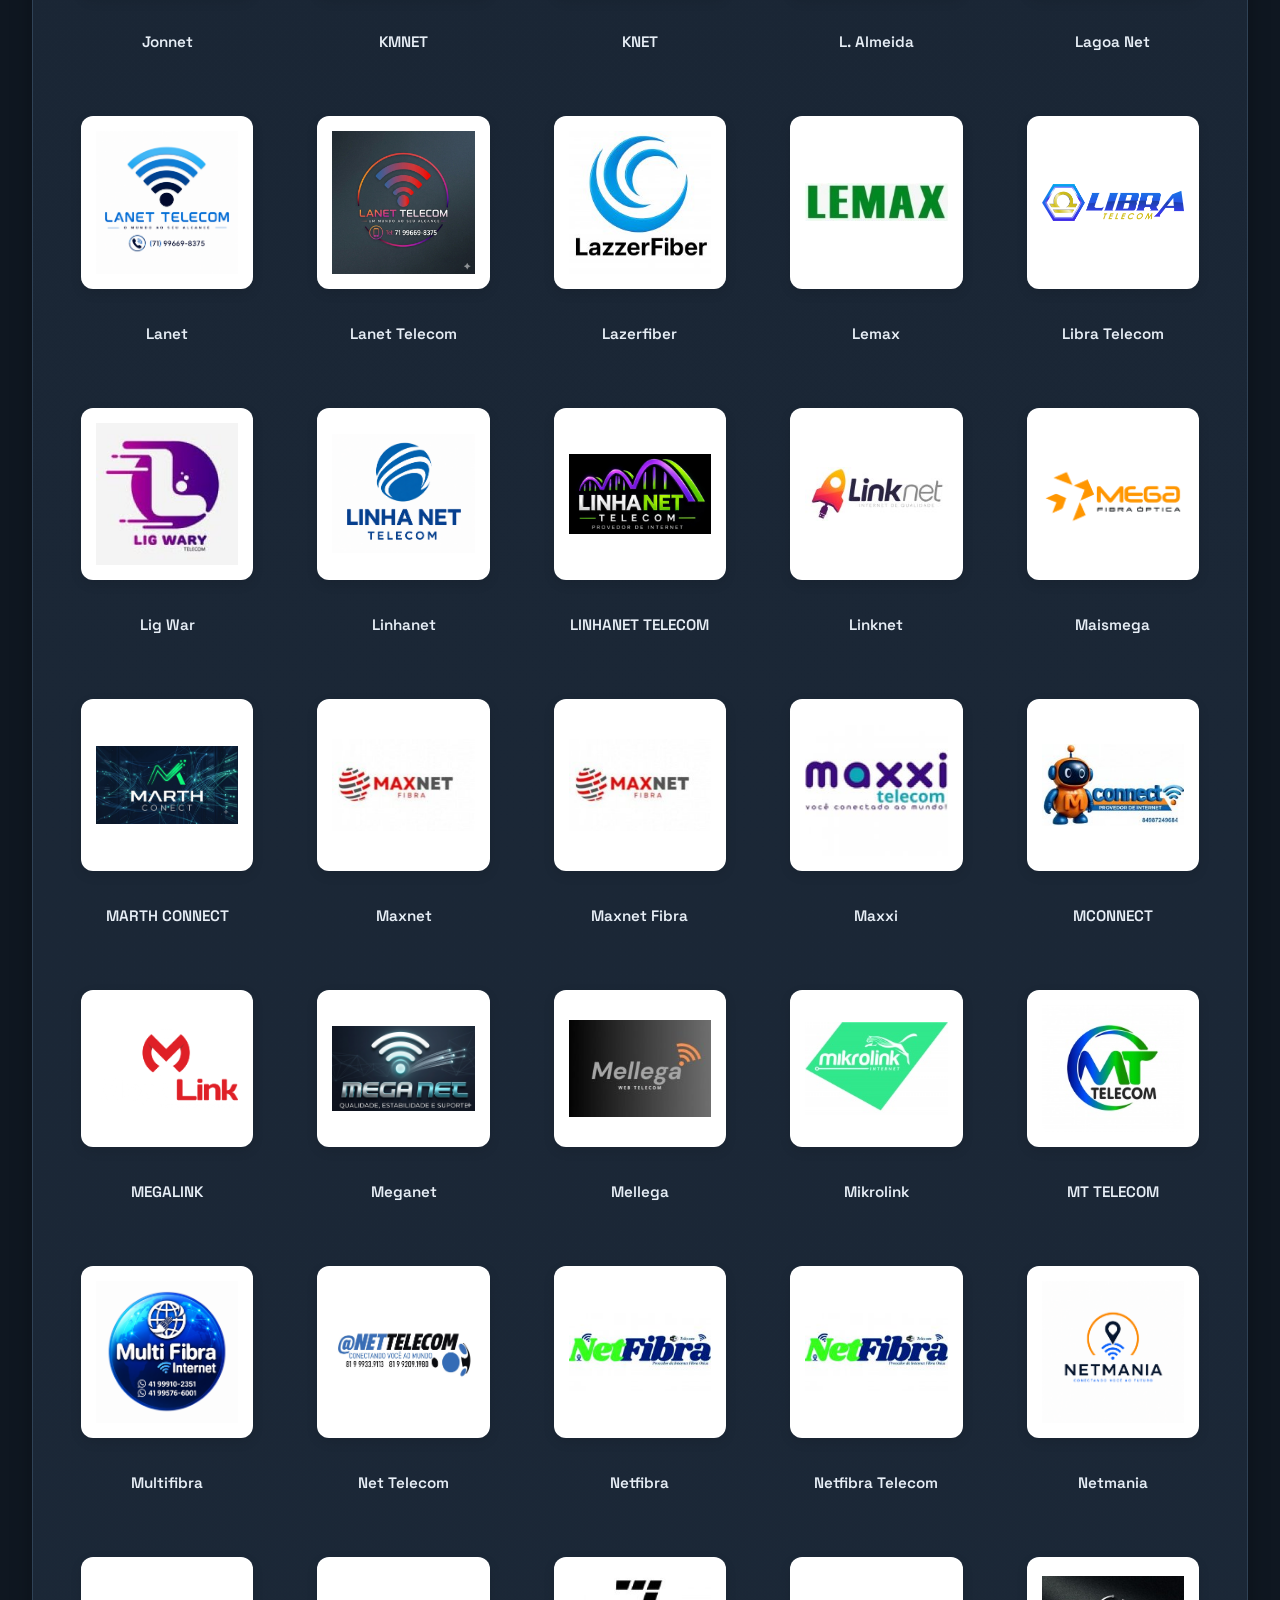
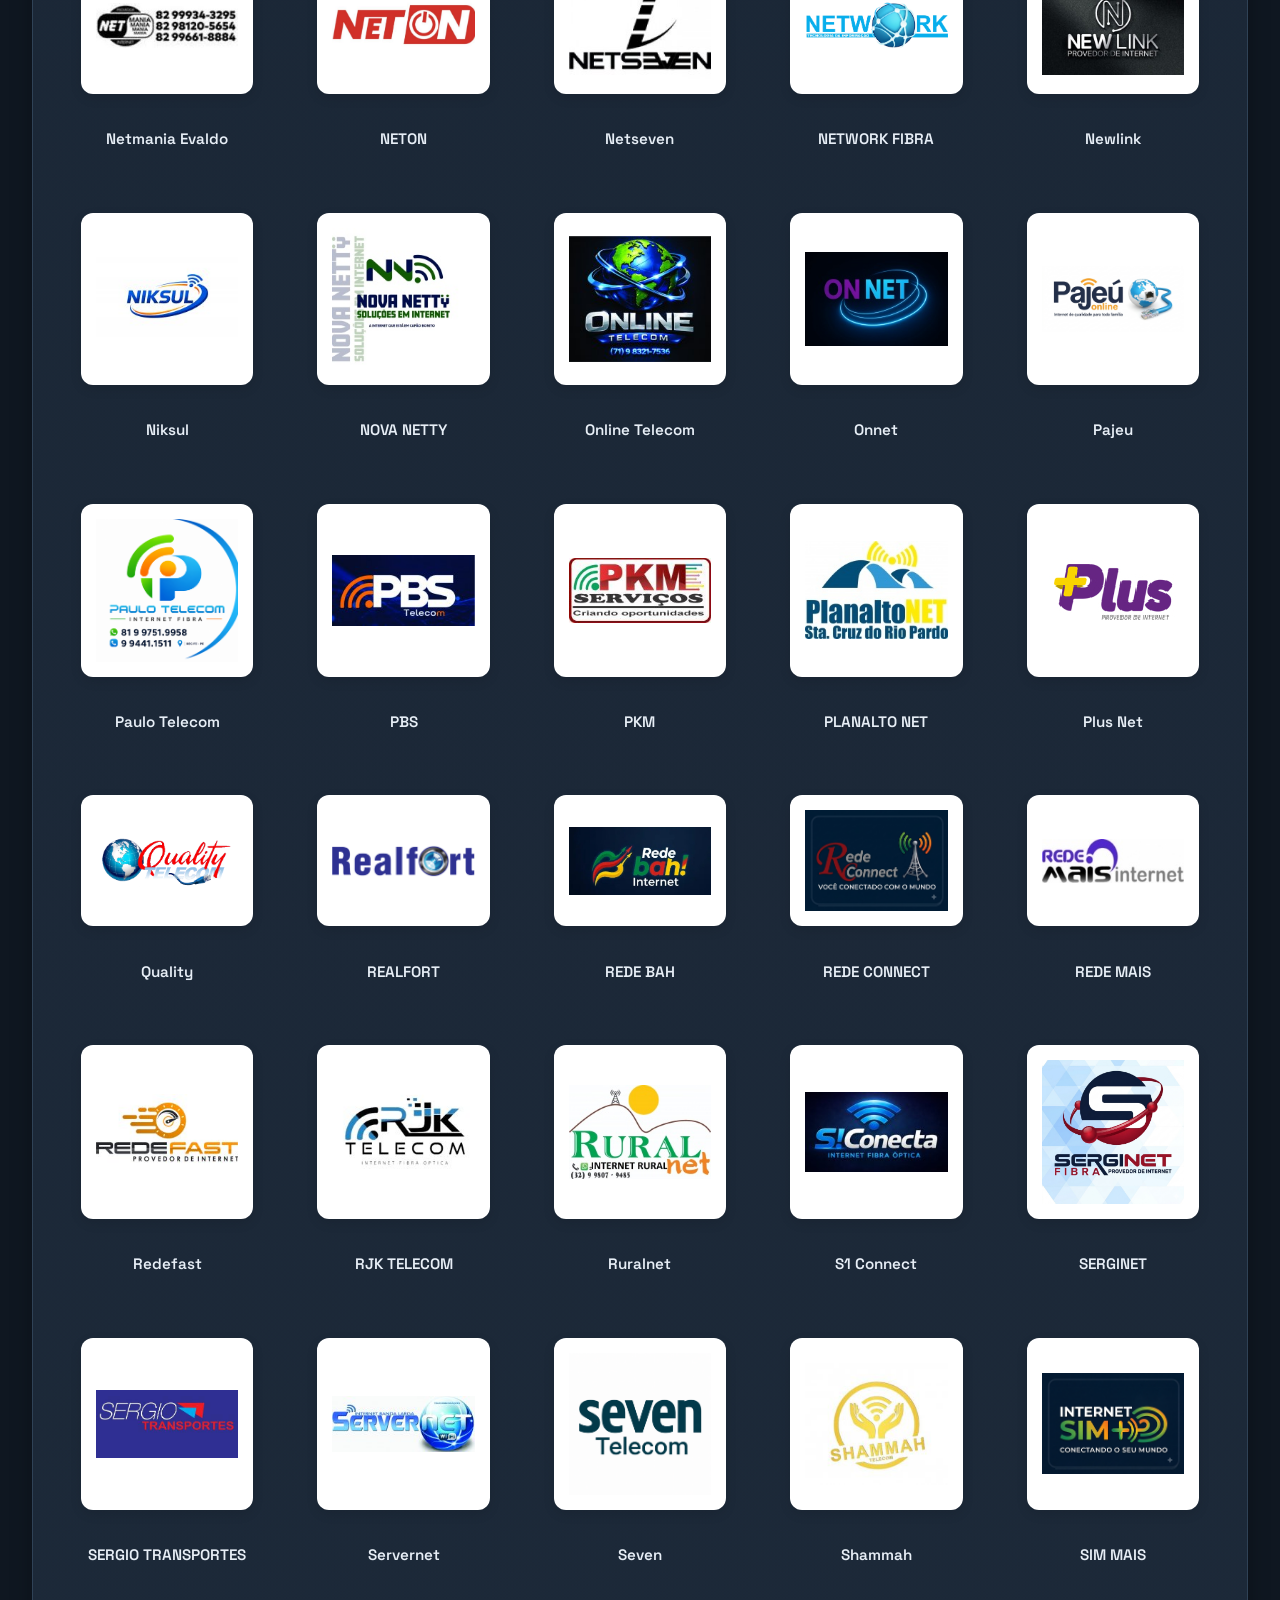
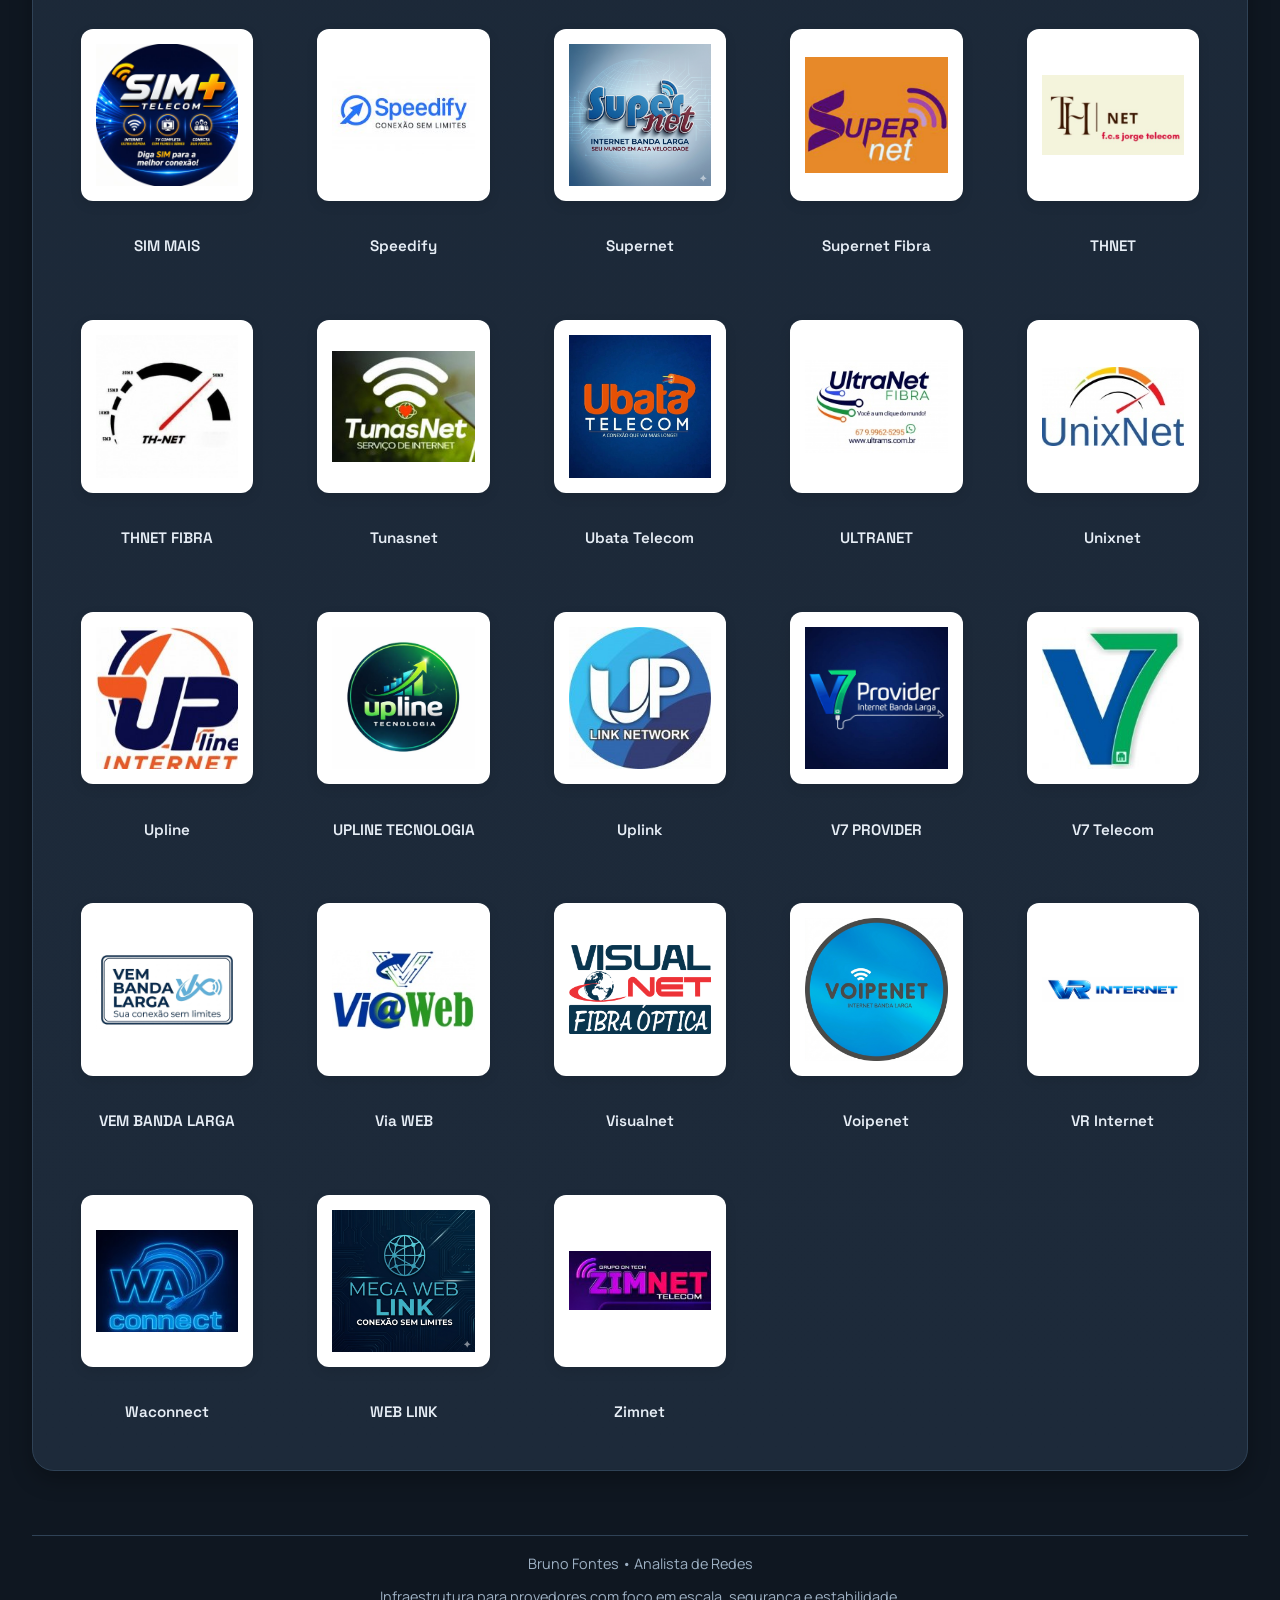
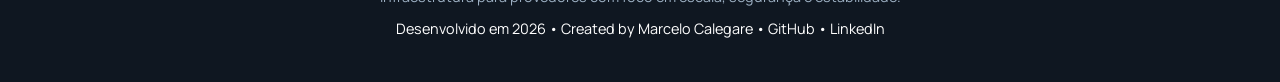
<file: clientes.html>
<!DOCTYPE html>
<html lang="pt-BR">

<head>
    <!-- Favicon: O ícone que aparece na aba do navegador -->
  <link rel="icon" type="image/x-icon" href="assets/img/customer.png">
  <meta charset="UTF-8">
  <meta name="viewport" content="width=device-width, initial-scale=1.0">
  <meta name="description"
    content="Clientes atendidos por Bruno Fontes em projetos de redes, infraestrutura e operação para provedores de internet.">
  <title>Clientes | Bruno Fontes</title>
  <link rel="preconnect" href="https://fonts.googleapis.com">
  <link rel="preconnect" href="https://fonts.gstatic.com" crossorigin>
  <link
    href="https://fonts.googleapis.com/css2?family=Manrope:wght@400;500;600;700;800&family=Space+Grotesk:wght@500;700&display=swap"
    rel="stylesheet">
  <link rel="stylesheet" href="https://cdnjs.cloudflare.com/ajax/libs/font-awesome/4.7.0/css/font-awesome.min.css">
  <link rel="stylesheet" href="styles.css">
</head>

<body class="clients-page">
  <header class="topbar">
    <div class="container nav-content">
      <a href="index.html#inicio" class="brand">
        <img class="brand-logo" src="assets/images/bruno-fontes-logo-correta.png?v=4" alt="Bruno Fontes Network Consulting">
      </a>
      <nav class="nav-links" aria-label="Navegação principal">
        <a href="mk-auth.html" class="blink-btn">MK-AUTH</a>
        <a href="cft.html">CFT</a>
        <a href="scm.html">SCM</a>
        <a href="index.html#tecnologias">Experiência</a>
        <a href="clientes.html" class="is-current">Clientes</a>
      </nav>
      <a href="index.html#contato" class="btn btn-primary nav-cta">Solicitar contato</a>
      <button class="menu-toggle" aria-label="Abrir menu" id="menuToggle">
        <i class="fa fa-bars"></i>
      </button>
      <nav class="mobile-menu" id="mobileMenu" aria-label="Menu mobile">
        <a href="index.html#inicio" class="mobile-menu-link">Home</a>
        <a href="mk-auth.html" class="mobile-menu-link">MK-AUTH</a>
        <a href="cft.html" class="mobile-menu-link">CFT</a>
        <a href="scm.html" class="mobile-menu-link">SCM</a>
        <a href="index.html#tecnologias" class="mobile-menu-link">Experiência</a>
        <a href="clientes.html" class="mobile-menu-link">Clientes</a>
        <a href="index.html#contato" class="btn btn-primary mobile-menu-btn">Solicitar contato</a>
      </nav>
    </div>
  </header>

  <main id="inicio">
    <section class="section clients-hero">
      <div class="container section-shell clients-hero-shell">
        <p class="eyebrow">Clientes</p>
        <h1>Marcas atendidas em projetos de infraestrutura, operação e evolução de redes.</h1>
        <p class="clients-hero-copy">
          Uma galeria de alguns parceiros que confiam em nosso trabalho e utilizam de nossos serviços, nosso suporte é 24x7 com backups diários e segurança!
        </p>
        <div class="clients-hero-actions">
          <a href="#clientes-grid" class="btn btn-primary">Ver parceiros</a>
          <a href="index.html#contato" class="btn btn-secondary">Entrar em contato</a>
        </div>
      </div>
    </section>

    <section class="section clients-gallery-section" id="clientes-grid">
      <div class="container section-shell">
        <div class="section-head clients-gallery-head">
          <p class="eyebrow">Expositores de sucesso</p>
          <h2>Empresas que confiam em nosso trabalho</h2>
        </div>

        <div class="clients-grid-meta">
          <span class="clients-count" id="clientsCount">0 marcas</span>
        </div>

        <div class="logos-grid" id="logosGrid" aria-live="polite"></div>
      </div>
    </section>
  </main>

  <footer class="footer">
    <div class="container footer-content">
      <p>Bruno Fontes • Analista de Redes</p>
      <p>Infraestrutura para provedores com foco em escala, segurança e estabilidade.</p>
      <p class="footer-credit">
        Desenvolvido em <span id="current-year"></span> • Created by Marcelo Calegare • <a
          href="https://github.com/marcelocalegare" target="_blank" rel="noopener noreferrer">GitHub</a> • <a
          href="https://www.linkedin.com/in/marcelo-calegare/" target="_blank" rel="noopener noreferrer">LinkedIn</a>
      </p>
    </div>
  </footer>

  <script src="assets/js/client-logos.js"></script>
  <script>
    const yearEl = document.getElementById('current-year');
    if (yearEl) {
      yearEl.textContent = new Date().getFullYear();
    }

    const menuToggle = document.getElementById('menuToggle');
    const mobileMenu = document.getElementById('mobileMenu');

    menuToggle?.addEventListener('click', (event) => {
      event.stopPropagation();
      mobileMenu?.classList.toggle('active');
      menuToggle.classList.toggle('active');
      document.body.classList.toggle('menu-open');
    });

    document.querySelectorAll('.mobile-menu-link, .mobile-menu-btn').forEach((link) => {
      link.addEventListener('click', () => {
        mobileMenu?.classList.remove('active');
        menuToggle?.classList.remove('active');
        document.body.classList.remove('menu-open');
      });
    });

    document.addEventListener('click', (event) => {
      if (mobileMenu?.classList.contains('active') &&
        !mobileMenu?.contains(event.target) &&
        !menuToggle?.contains(event.target)) {
        mobileMenu?.classList.remove('active');
        menuToggle?.classList.remove('active');
        document.body.classList.remove('menu-open');
      }
    });

    const logosGrid = document.getElementById('logosGrid');
    const clientsCount = document.getElementById('clientsCount');
    const clientLogos = Array.isArray(window.CLIENT_LOGOS) ? window.CLIENT_LOGOS : [];

    if (logosGrid) {
      logosGrid.innerHTML = clientLogos.map((logo) => `
        <article class="logo-grid-card">
          <div class="logo-grid-mark">
            <img src="${window.getClientLogoPath(logo.file)}" alt="Logo ${logo.name}" loading="lazy">
          </div>
          <h3 class="logo-grid-name">${logo.name}</h3>
        </article>
      `).join('');
    }

    if (clientsCount) {
      clientsCount.textContent = `${clientLogos.length} + Parceiros`;
    }
  </script>
</body>

</html>
</file>
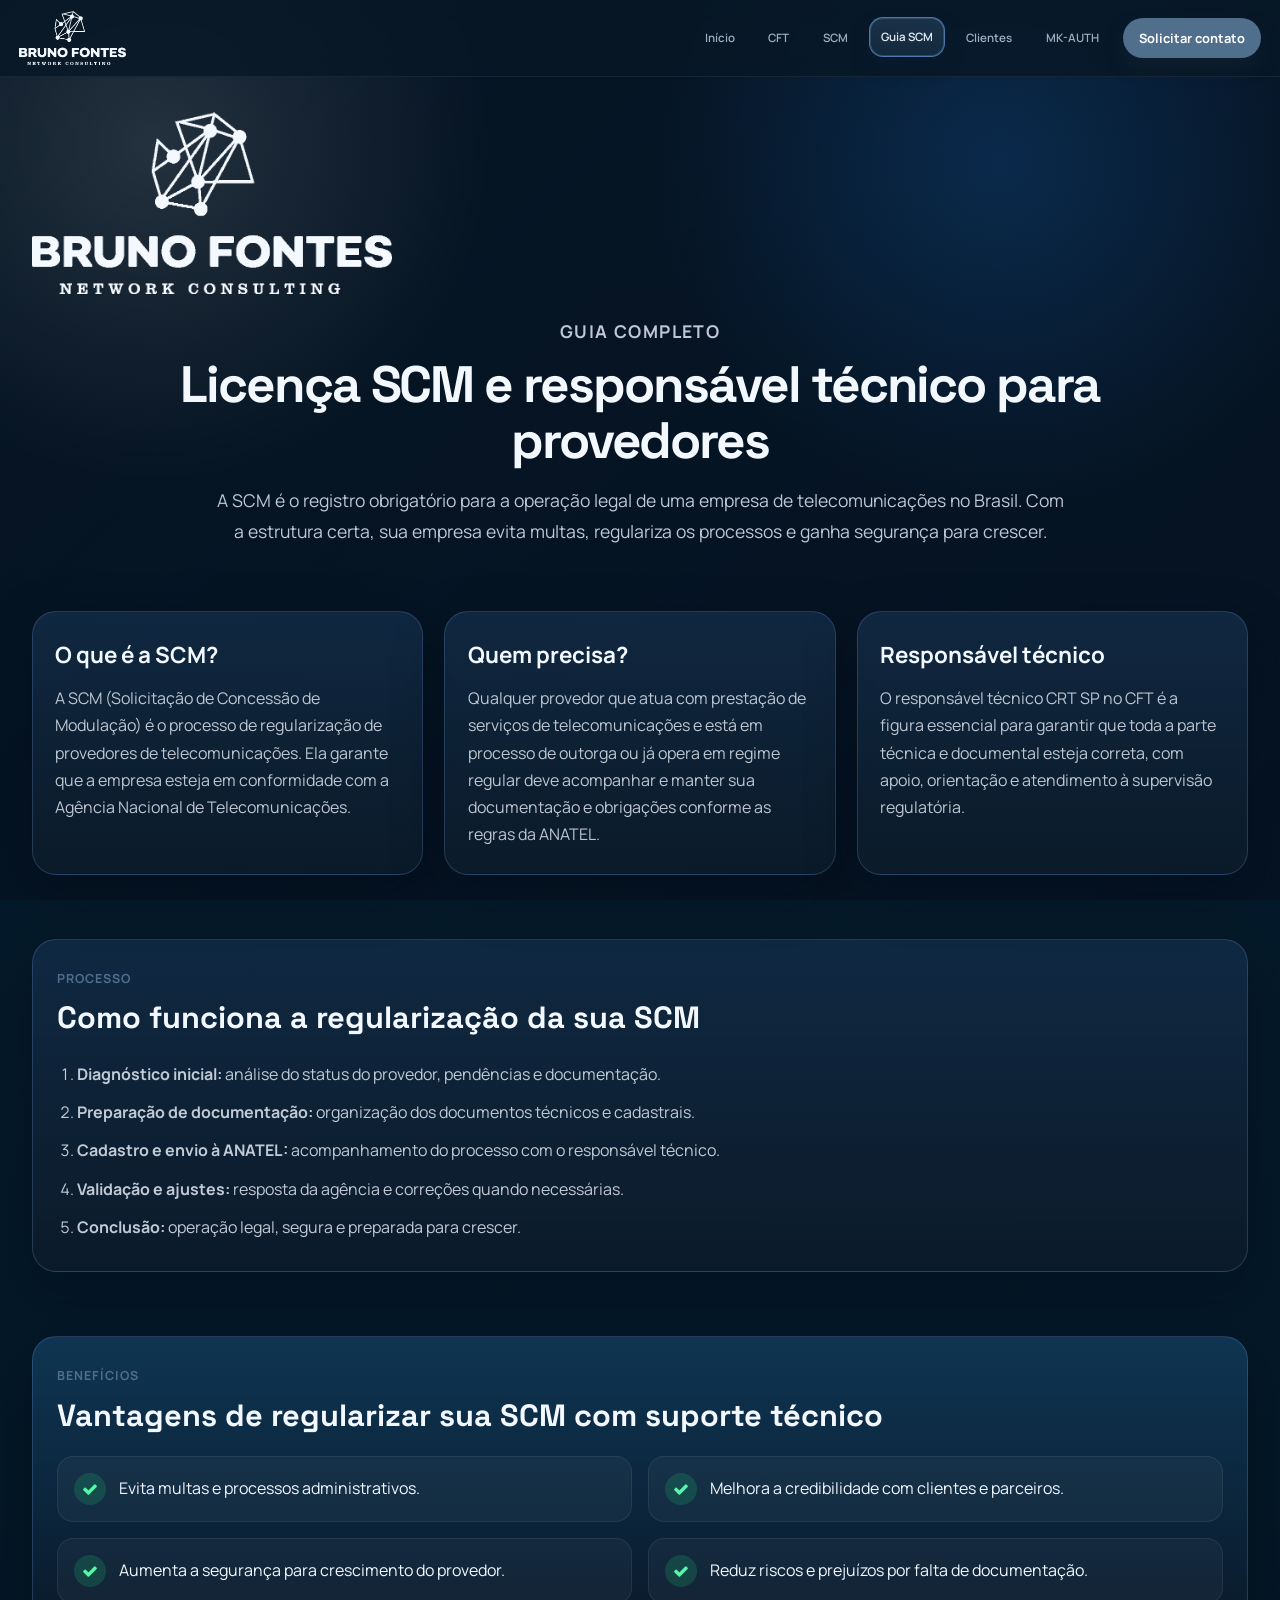
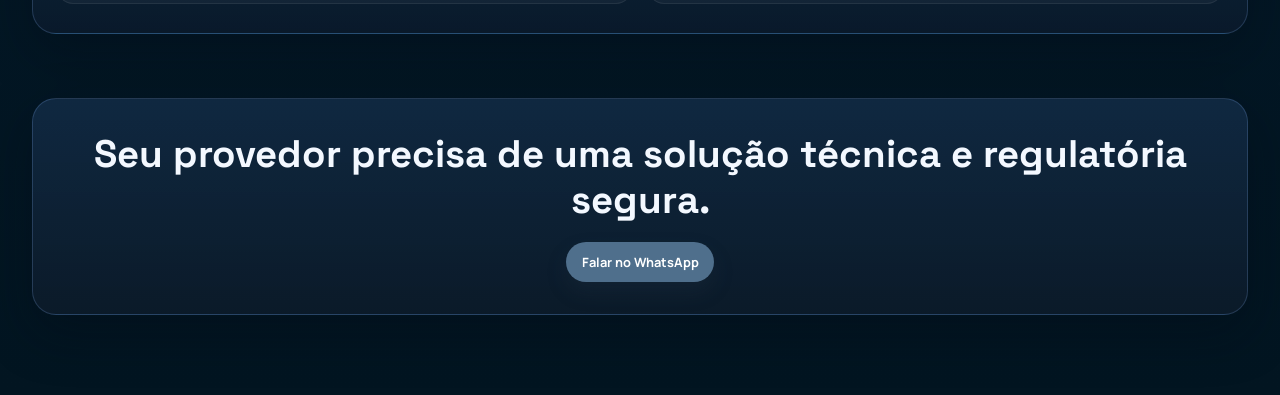
<file: guia-scm.html>
<!DOCTYPE html>
<html lang="pt-BR">

<head>
  <meta charset="UTF-8">
  <meta name="viewport" content="width=device-width, initial-scale=1.0">
  <meta name="description" content="Guia completo de SCM e responsável técnico para provedores de internet - Bruno Fontes Network Consulting.">
  <title>Guia SCM | Bruno Fontes</title>
  <link rel="icon" type="image/x-icon" href="assets/images/bruno-fontes.jpg">
  <link rel="preconnect" href="https://fonts.googleapis.com">
  <link rel="preconnect" href="https://fonts.gstatic.com" crossorigin>
  <link href="https://fonts.googleapis.com/css2?family=Manrope:wght@400;500;600;700;800&family=Space+Grotesk:wght@500;700&display=swap" rel="stylesheet">
  <link rel="stylesheet" href="https://cdnjs.cloudflare.com/ajax/libs/font-awesome/4.7.0/css/font-awesome.min.css">
  <link rel="stylesheet" href="styles.css">
</head>

<body class="scm-body">
  <header class="topbar scm-topbar">
    <div class="container nav-content">
      <a href="index.html" class="brand">
        <img class="brand-logo" src="assets/images/bruno-fontes-logo-correta.png?v=4" alt="Bruno Fontes Network Consulting">
      </a>
      <nav class="nav-links" aria-label="Navegação principal">
        <a href="index.html">Início</a>
        <a href="cft.html">CFT</a>
        <a href="scm.html">SCM</a>
        <a href="guia-scm.html" class="is-current">Guia SCM</a>
        <a href="clientes.html">Clientes</a>
        <a href="mk-auth.html">MK-AUTH</a>
      </nav>
      <a href="https://wa.me/5516997816733?text=Preciso%20de%20ajuda%20com%20SCM" class="btn btn-primary nav-cta">Solicitar contato</a>
      <button class="menu-toggle" aria-label="Abrir menu" id="menuToggle">
        <i class="fa fa-bars"></i>
      </button>
      <nav class="mobile-menu" id="mobileMenu" aria-label="Menu mobile">
        <a href="index.html" class="mobile-menu-link">Home</a>
        <a href="cft.html" class="mobile-menu-link">CFT</a>
        <a href="scm.html" class="mobile-menu-link">SCM</a>
        <a href="guia-scm.html" class="mobile-menu-link">Guia SCM</a>
        <a href="clientes.html" class="mobile-menu-link">Clientes</a>
        <a href="mk-auth.html" class="mobile-menu-link">MK-AUTH</a>
        <a href="https://wa.me/5516997816733?text=Preciso%20de%20ajuda%20com%20SCM" class="btn btn-primary mobile-menu-btn">Falar no WhatsApp</a>
      </nav>
    </div>
  </header>

  <main class="scm-main">
    <section class="section">
      <div class="container">
        <div class="scm-brandbar">
          <div class="scm-brandmark">
            <img src="assets/images/bruno-fontes-logo-correta.png?v=4" alt="Bruno Fontes Network Consulting">
          </div>
        </div>

        <div class="guide-intro">
          <p class="eyebrow">Guia completo</p>
          <h1>Licença SCM e responsável técnico para provedores</h1>
          <p>
            A SCM é o registro obrigatório para a operação legal de uma empresa de telecomunicações no Brasil.
            Com a estrutura certa, sua empresa evita multas, regulariza os processos e ganha segurança para crescer.
          </p>
        </div>
      </div>
    </section>

    <section class="section">
      <div class="container">
        <div class="guide-grid">
          <article class="guide-card">
            <h3>O que é a SCM?</h3>
            <p>
              A SCM (Solicitação de Concessão de Modulação) é o processo de regularização de provedores de telecomunicações.
              Ela garante que a empresa esteja em conformidade com a Agência Nacional de Telecomunicações.
            </p>
          </article>
          <article class="guide-card">
            <h3>Quem precisa?</h3>
            <p>
              Qualquer provedor que atua com prestação de serviços de telecomunicações e está em processo de outorga ou já opera
              em regime regular deve acompanhar e manter sua documentação e obrigações conforme as regras da ANATEL.
            </p>
          </article>
          <article class="guide-card">
            <h3>Responsável técnico</h3>
            <p>
              O responsável técnico CRT SP no CFT é a figura essencial para garantir que toda a parte técnica e documental esteja
              correta, com apoio, orientação e atendimento à supervisão regulatória.
            </p>
          </article>
        </div>
      </div>
    </section>

    <section class="section">
      <div class="container">
        <div class="guide-panel">
          <div class="guide-panel-head">
            <p class="eyebrow">Processo</p>
            <h2>Como funciona a regularização da sua SCM</h2>
          </div>
          <ol class="guide-steps">
            <li><strong>Diagnóstico inicial:</strong> análise do status do provedor, pendências e documentação.</li>
            <li><strong>Preparação de documentação:</strong> organização dos documentos técnicos e cadastrais.</li>
            <li><strong>Cadastro e envio à ANATEL:</strong> acompanhamento do processo com o responsável técnico.</li>
            <li><strong>Validação e ajustes:</strong> resposta da agência e correções quando necessárias.</li>
            <li><strong>Conclusão:</strong> operação legal, segura e preparada para crescer.</li>
          </ol>
        </div>
      </div>
    </section>

    <section class="section">
      <div class="container">
        <div class="guide-panel alt">
          <div class="guide-panel-head">
            <p class="eyebrow">Benefícios</p>
            <h2>Vantagens de regularizar sua SCM com suporte técnico</h2>
          </div>
          <div class="benefits-list">
            <div><i class="fa fa-check"></i><span>Evita multas e processos administrativos.</span></div>
            <div><i class="fa fa-check"></i><span>Melhora a credibilidade com clientes e parceiros.</span></div>
            <div><i class="fa fa-check"></i><span>Aumenta a segurança para crescimento do provedor.</span></div>
            <div><i class="fa fa-check"></i><span>Reduz riscos e prejuízos por falta de documentação.</span></div>
          </div>
        </div>
      </div>
    </section>

    <section class="section">
      <div class="container">
        <div class="guide-cta">
          <h2>Seu provedor precisa de uma solução técnica e regulatória segura.</h2>
          <a href="https://wa.me/5516997816733?text=Quero%20regularizar%20minha%20SCM" class="btn btn-primary">Falar no WhatsApp</a>
        </div>
      </div>
    </section>
  </main>

  <script>
    const menuToggle = document.getElementById('menuToggle');
    const mobileMenu = document.getElementById('mobileMenu');

    menuToggle?.addEventListener('click', (e) => {
      e.stopPropagation();
      mobileMenu?.classList.toggle('active');
      menuToggle.classList.toggle('active');
      document.body.classList.toggle('menu-open');
    });

    document.querySelectorAll('.mobile-menu-link, .mobile-menu-btn').forEach(link => {
      link.addEventListener('click', () => {
        mobileMenu?.classList.remove('active');
        menuToggle?.classList.remove('active');
        document.body.classList.remove('menu-open');
      });
    });
  </script>
</body>

</html>
</file>
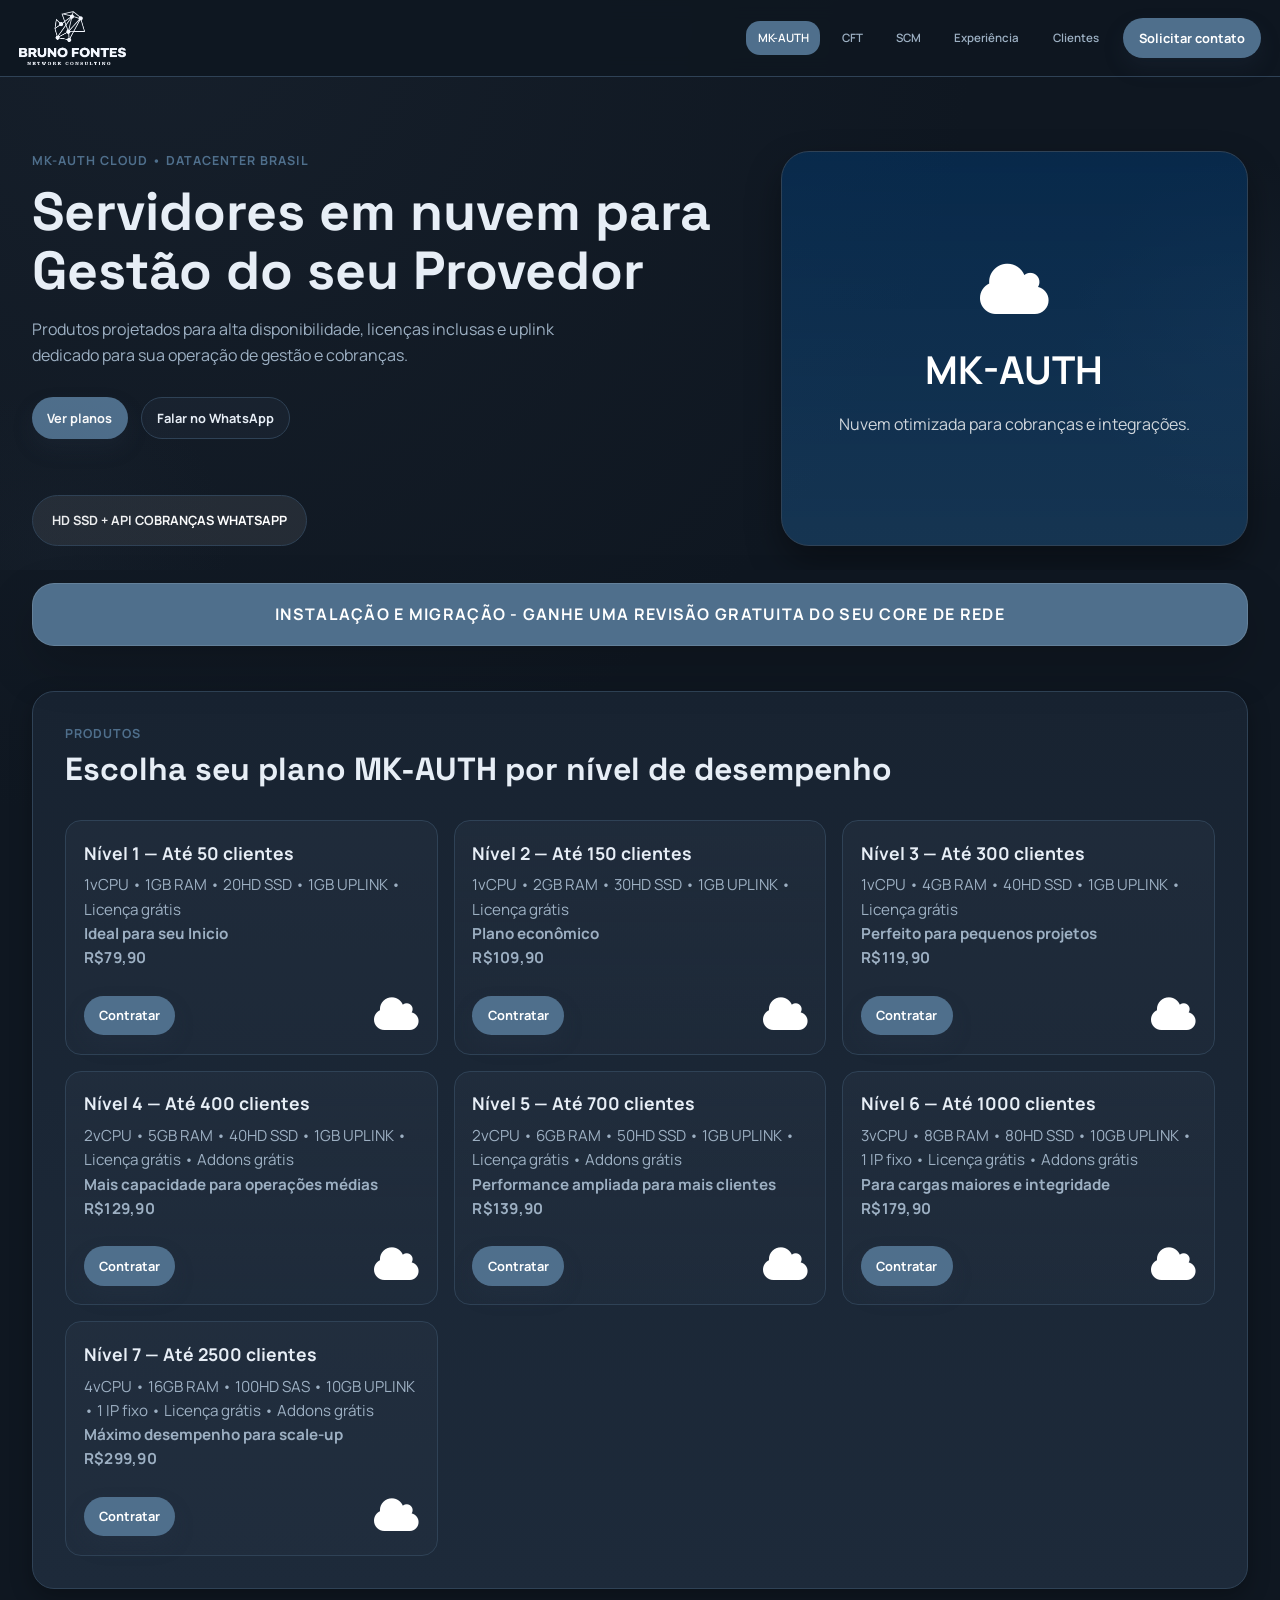
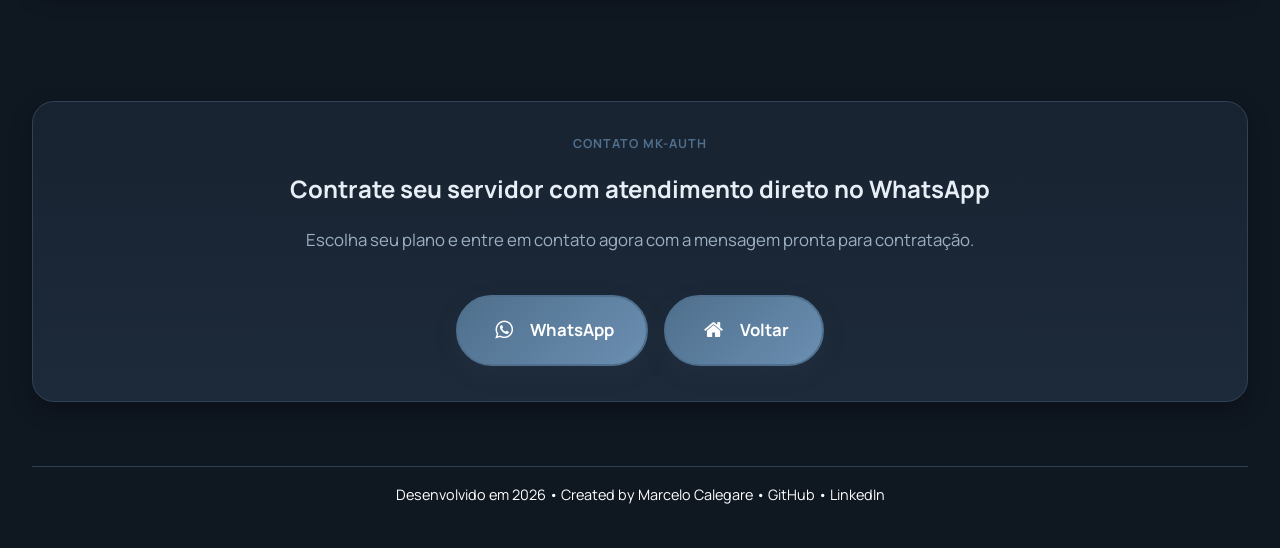
<file: mk-auth-semlogo-mkauth.html>
<!DOCTYPE html>
<html lang="pt-BR">

<head>
  <!-- Favicon: O ícone que aparece na aba do navegador -->
<link rel="icon" type="image/x-icon" href="assets/img/mkauth.png">
  <meta charset="UTF-8">
  <meta name="viewport" content="width=device-width, initial-scale=1.0">
  <meta name="description" content="MK-AUTH Cloud - servidores em nuvem para cobrança e performance com API WhatsApp.">
  <title>MK-AUTH Cloud | VPS</title>
  <link rel="preconnect" href="https://fonts.googleapis.com">
  <link rel="preconnect" href="https://fonts.gstatic.com" crossorigin>
  <link href="https://fonts.googleapis.com/css2?family=Manrope:wght@400;500;600;700;800&family=Space+Grotesk:wght@500;700&display=swap" rel="stylesheet">
  <link rel="stylesheet" href="https://cdnjs.cloudflare.com/ajax/libs/font-awesome/4.7.0/css/font-awesome.min.css">
  <link rel="stylesheet" href="styles.css">
</head>

<body>
  <header class="topbar">
    <div class="container nav-content">
      <a href="index.html" class="brand">
        <img class="brand-logo" src="assets/images/bruno-fontes-logo-correta.png?v=4" alt="Bruno Fontes Network Consulting">
      </a>
      <nav class="nav-links" aria-label="Navegação principal">
        <a href="mk-auth.html" class="blink-btn">MK-AUTH</a>
        <a href="cft.html">CFT</a>
        <a href="scm.html">SCM</a>
        <a href="index.html#tecnologias">Experiência</a>
        <a href="clientes.html">Clientes</a>
      </nav>
      <a href="https://wa.me/5516988778656?text=Quero%20contratar%20MK-AUTH" class="btn btn-primary nav-cta">Solicitar contato</a>
      <button class="menu-toggle" aria-label="Abrir menu" id="menuToggle">
        <i class="fa fa-bars"></i>
      </button>
      <nav class="mobile-menu" id="mobileMenu" aria-label="Menu mobile">
        <a href="index.html" class="mobile-menu-link">Home</a>
        <a href="mk-auth.html" class="mobile-menu-link">MK-AUTH</a>
        <a href="cft.html" class="mobile-menu-link">CFT</a>
        <a href="scm.html" class="mobile-menu-link">SCM</a>
        <a href="index.html#tecnologias" class="mobile-menu-link">Experiência</a>
        <a href="clientes.html" class="mobile-menu-link">Clientes</a>
        <a href="https://wa.me/5516988778656?text=Quero%20contratar%20MK-AUTH" class="btn btn-primary mobile-menu-btn">Solicitar contato</a>
      </nav>
    </div>
  </header>

  <main>
    <section class="hero section">
      <div class="container hero-grid">
        <div class="hero-copy">
          <p class="eyebrow">MK-AUTH Cloud • Datacenter Brasil</p>
          <h1>Servidores em nuvem para Gestão do seu Provedor</h1>
          <p class="hero-sub">
            Produtos projetados para alta disponibilidade, licenças inclusas e uplink dedicado para sua operação de gestão e cobranças.
          </p>
          <div class="hero-actions">
            <a href="#produtos" class="btn btn-primary">Ver planos</a>
            <a href="https://wa.me/5516988778656?text=Quero%20contratar%20MK-AUTH" class="btn btn-secondary">Falar no WhatsApp</a>
          </div>
          <a href="#produtos" class="hero-note btn btn-secondary" style="margin-top:1.5rem; display:inline-flex; gap:0.8rem; align-items:center; background:rgba(255,255,255,0.08); padding:0.9rem 1.2rem; border-radius:999px; color:var(--white);">
            <strong>HD SSD + API COBRANÇAS WHATSAPP</strong>
          </a>
        </div>
        <div class="hero-visual">
          <div class="visual-card" style="min-height:360px; display:flex; align-items:center; justify-content:center; background:linear-gradient(180deg, rgba(3, 53, 102, 0.6), rgba(33, 107, 172, 0.35));">
            <div style="text-align:center; color:var(--white);">
              <i class="fa fa-cloud" style="font-size:4rem; margin-bottom:1rem; display:inline-block;"></i>
              <h2 style="margin:0; font-size:clamp(2rem,3vw,2.8rem);">MK-AUTH</h2>
              <p style="margin:0.75rem 0 0; color:rgba(255,255,255,0.8);">Nuvem otimizada para cobranças e integrações.</p>
            </div>
          </div>
        </div>
      </div>
    </section>

    <div class="container">
      <a href="#produtos" class="attention-strip">
        <strong>INSTALAÇÃO E MIGRAÇÃO  - GANHE UMA REVISÃO GRATUITA DO SEU CORE DE REDE</strong>
      </a>
    </div>

    <section id="produtos" class="section about">
      <div class="container section-shell">
        <div class="section-head">
          <p class="eyebrow">Produtos</p>
          <h2>Escolha seu plano MK-AUTH por nível de desempenho</h2>
        </div>
        <div class="card-grid">
          <article class="service-card">
            <h3>Nível 1 — Até 50 clientes</h3>
            <p>1vCPU • 1GB RAM • 20HD SSD • 1GB UPLINK • Licença grátis</p>
            <p class="product-note">Ideal para seu Inicio</p>
            <p class="product-price">R$79,90</p>
            <div class="price-row">
              <a href="https://wa.me/5516988778656?text=Quero%20contratar%20N%C3%ADvel%201%20R%2479%2C90" class="btn btn-primary">Contratar</a>
              <i class="fa fa-cloud cloud-icon" aria-hidden="true"></i>
            </div>
          </article>
          <article class="service-card">
            <h3>Nível 2 — Até 150 clientes</h3>
            <p>1vCPU • 2GB RAM • 30HD SSD • 1GB UPLINK • Licença grátis</p>
            <p class="product-note">Plano econômico</p>
            <p class="product-price">R$109,90</p>
            <div class="price-row">
              <a href="https://wa.me/5516988778656?text=Quero%20contratar%20N%C3%ADvel%202%20R%24109%2C90" class="btn btn-primary">Contratar</a>
              <i class="fa fa-cloud cloud-icon" aria-hidden="true"></i>
            </div>
          </article>
          <article class="service-card">
            <h3>Nível 3 — Até 300 clientes</h3>
            <p>1vCPU • 4GB RAM • 40HD SSD • 1GB UPLINK • Licença grátis</p>
            <p class="product-note">Perfeito para pequenos projetos</p>
            <p class="product-price">R$119,90</p>
            <div class="price-row">
              <a href="https://wa.me/5516988778656?text=Quero%20contratar%20N%C3%ADvel%203%20R%24119%2C90" class="btn btn-primary">Contratar</a>
              <i class="fa fa-cloud cloud-icon" aria-hidden="true"></i>
            </div>
          </article>
          <article class="service-card">
            <h3>Nível 4 — Até 400 clientes</h3>
            <p>2vCPU • 5GB RAM • 40HD SSD • 1GB UPLINK • Licença grátis • Addons grátis</p>
            <p class="product-note">Mais capacidade para operações médias</p>
            <p class="product-price">R$129,90</p>
            <div class="price-row">
              <a href="https://wa.me/5516988778656?text=Quero%20contratar%20N%C3%ADvel%204%20R%24129%2C90" class="btn btn-primary">Contratar</a>
              <i class="fa fa-cloud cloud-icon" aria-hidden="true"></i>
            </div>
          </article>
          <article class="service-card">
            <h3>Nível 5 — Até 700 clientes</h3>
            <p>2vCPU • 6GB RAM • 50HD SSD • 1GB UPLINK • Licença grátis • Addons grátis</p>
            <p class="product-note">Performance ampliada para mais clientes</p>
            <p class="product-price">R$139,90</p>
            <div class="price-row">
              <a href="https://wa.me/5516988778656?text=Quero%20contratar%20N%C3%ADvel%205%20R%24139%2C90" class="btn btn-primary">Contratar</a>
              <i class="fa fa-cloud cloud-icon" aria-hidden="true"></i>
            </div>
          </article>
          <article class="service-card">
            <h3>Nível 6 — Até 1000 clientes</h3>
            <p>3vCPU • 8GB RAM • 80HD SSD • 10GB UPLINK • 1 IP fixo • Licença grátis • Addons grátis</p>
            <p class="product-note">Para cargas maiores e integridade</p>
            <p class="product-price">R$179,90</p>
            <div class="price-row">
              <a href="https://wa.me/5516988778656?text=Quero%20contratar%20N%C3%ADvel%206%20R%24179%2C90" class="btn btn-primary">Contratar</a>
              <i class="fa fa-cloud cloud-icon" aria-hidden="true"></i>
            </div>
          </article>
          <article class="service-card">
            <h3>Nível 7 — Até 2500 clientes</h3>
            <p>4vCPU • 16GB RAM • 100HD SAS • 10GB UPLINK • 1 IP fixo • Licença grátis • Addons grátis</p>
            <p class="product-note">Máximo desempenho para scale-up</p>
            <p class="product-price">R$299,90</p>
            <div class="price-row">
              <a href="https://wa.me/5516988778656?text=Quero%20contratar%20N%C3%ADvel%207%20R%24299%2C90" class="btn btn-primary">Contratar</a>
              <i class="fa fa-cloud cloud-icon" aria-hidden="true"></i>
            </div>
          </article>
        </div>
      </div>
    </section>

    <section id="contato" class="section contact">
      <div class="container section-shell">
        <div class="contact-content">
          <p class="eyebrow">Contato MK-AUTH</p>
          <h2>Contrate seu servidor com atendimento direto no WhatsApp</h2>
          <p class="contact-description">
            Escolha seu plano e entre em contato agora com a mensagem pronta para contratação.
          </p>
          <div class="contact-links">
            <a href="https://wa.me/5516988778656?text=Quero%20contratar%20MK-AUTH" target="_blank" rel="noopener noreferrer" class="contact-btn" aria-label="Contato no WhatsApp">
              <i class="fa fa-whatsapp contact-icon"></i>
              <span>WhatsApp</span>
            </a>
            <a href="index.html" class="contact-btn" aria-label="Voltar para site principal">
              <i class="fa fa-home contact-icon"></i>
              <span>Voltar</span>
            </a>
          </div>
        </div>
      </div>
    </section>
  </main>

  <footer class="footer">
    <div class="container footer-content">
      <p class="footer-credit">Desenvolvido em <span id="current-year"></span> • Created by Marcelo Calegare • <a href="https://github.com/marcelocalegare" target="_blank" rel="noopener noreferrer">GitHub</a> • <a href="https://www.linkedin.com/in/marcelo-calegare/" target="_blank" rel="noopener noreferrer">LinkedIn</a></p>
    </div>
  </footer>

  <script>
    const yearEl = document.getElementById('current-year');
    if (yearEl) {
      yearEl.textContent = new Date().getFullYear();
    }

    // Menu hamburger toggle
    const menuToggle = document.getElementById('menuToggle');
    const mobileMenu = document.getElementById('mobileMenu');
    
    menuToggle?.addEventListener('click', (e) => {
      e.stopPropagation();
      mobileMenu?.classList.toggle('active');
      menuToggle.classList.toggle('active');
      document.body.classList.toggle('menu-open');
    });

    // Fechar menu ao clicar em um link
    document.querySelectorAll('.mobile-menu-link, .mobile-menu-btn').forEach(link => {
      link.addEventListener('click', () => {
        mobileMenu?.classList.remove('active');
        menuToggle?.classList.remove('active');
        document.body.classList.remove('menu-open');
      });
    });

    // Fechar menu ao clicar fora
    document.addEventListener('click', (e) => {
      if (mobileMenu?.classList.contains('active') && 
          !mobileMenu?.contains(e.target) && 
          !menuToggle?.contains(e.target)) {
        mobileMenu?.classList.remove('active');
        menuToggle?.classList.remove('active');
        document.body.classList.remove('menu-open');
      }
    });
  </script>
</body>

</html>
</file>
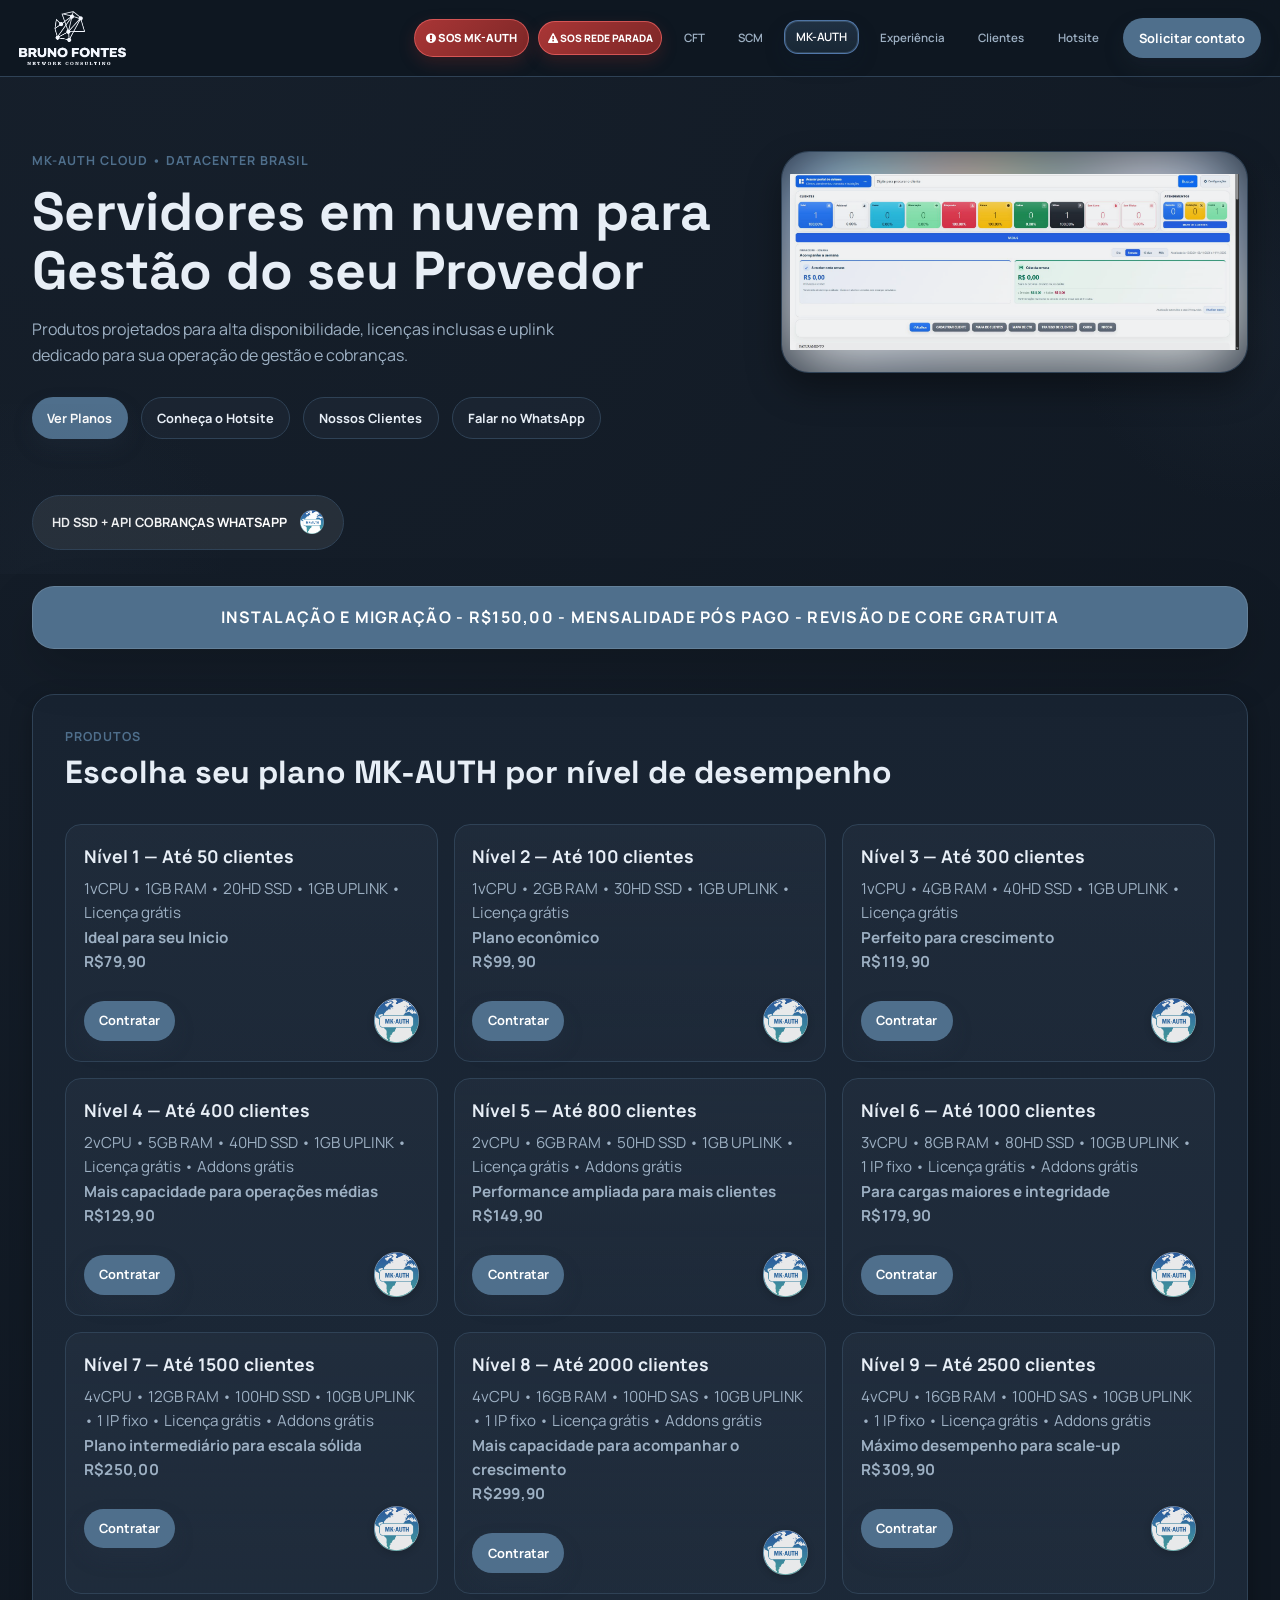
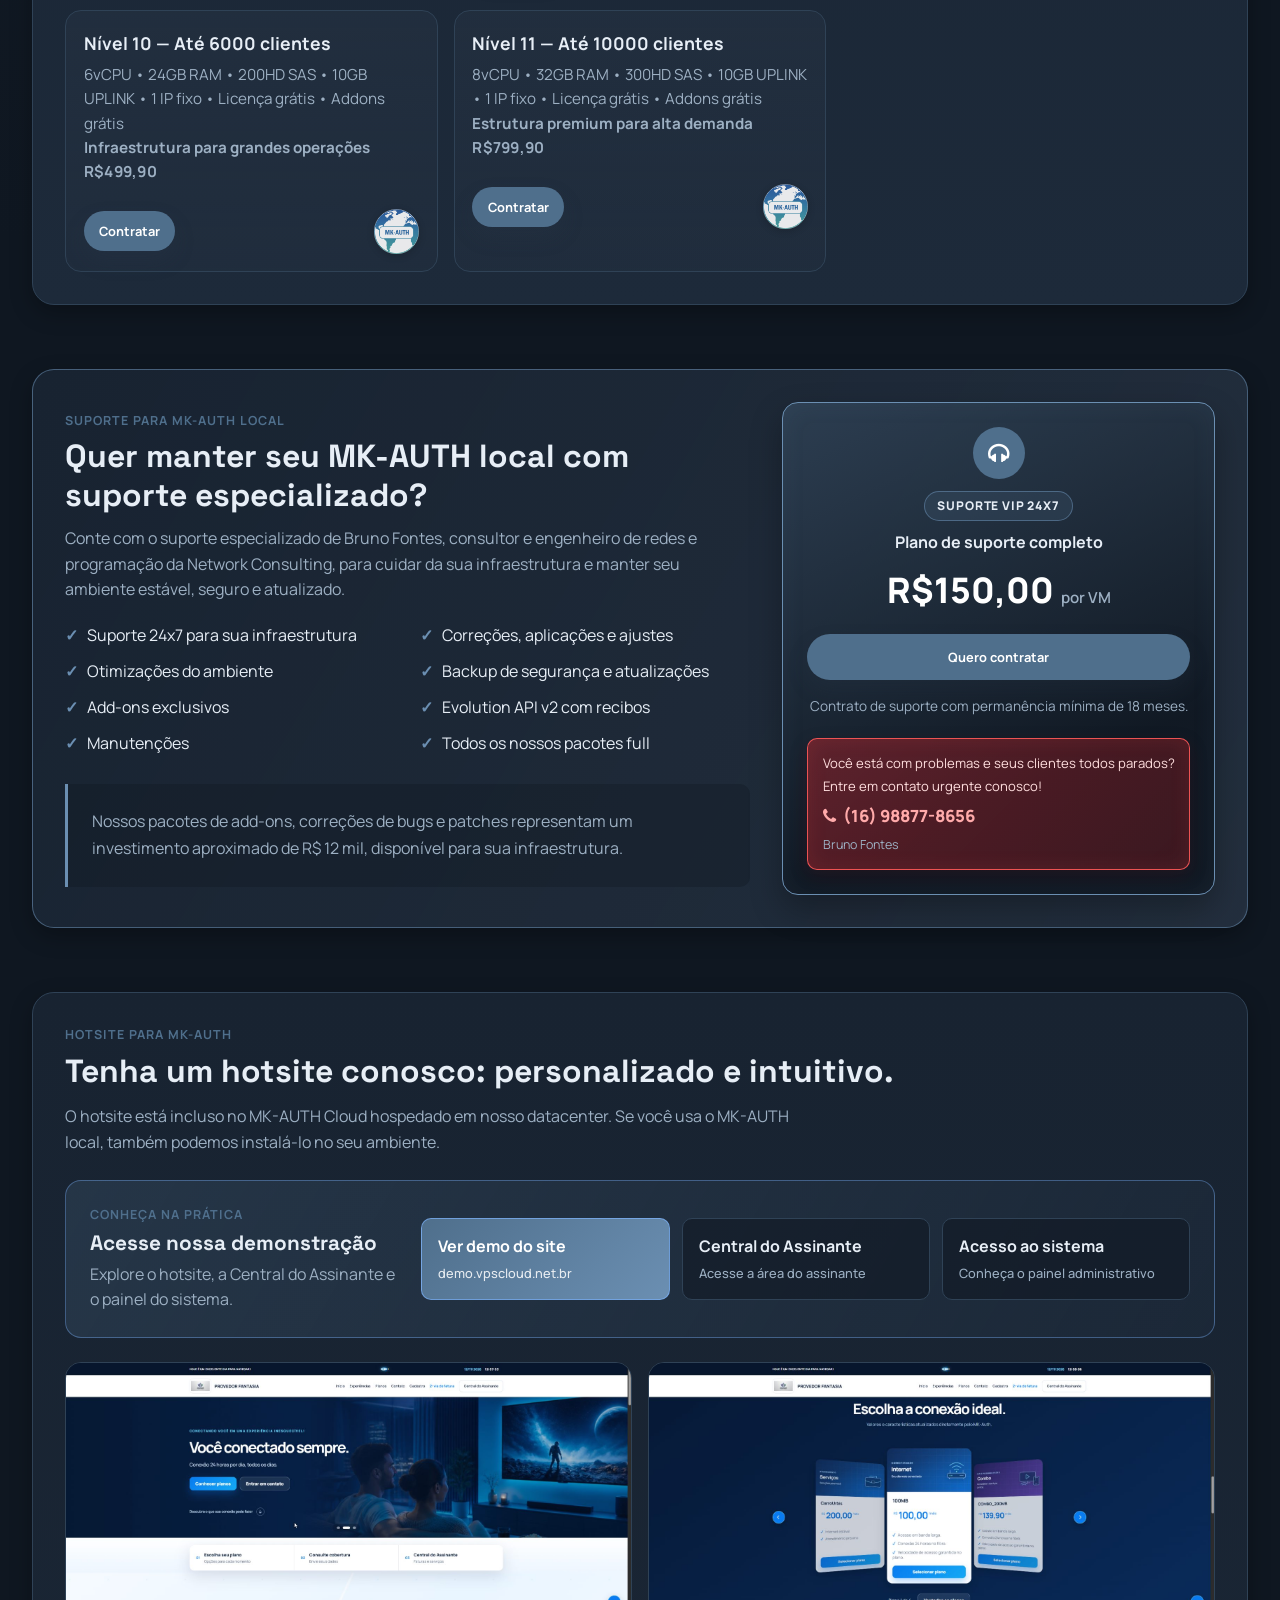
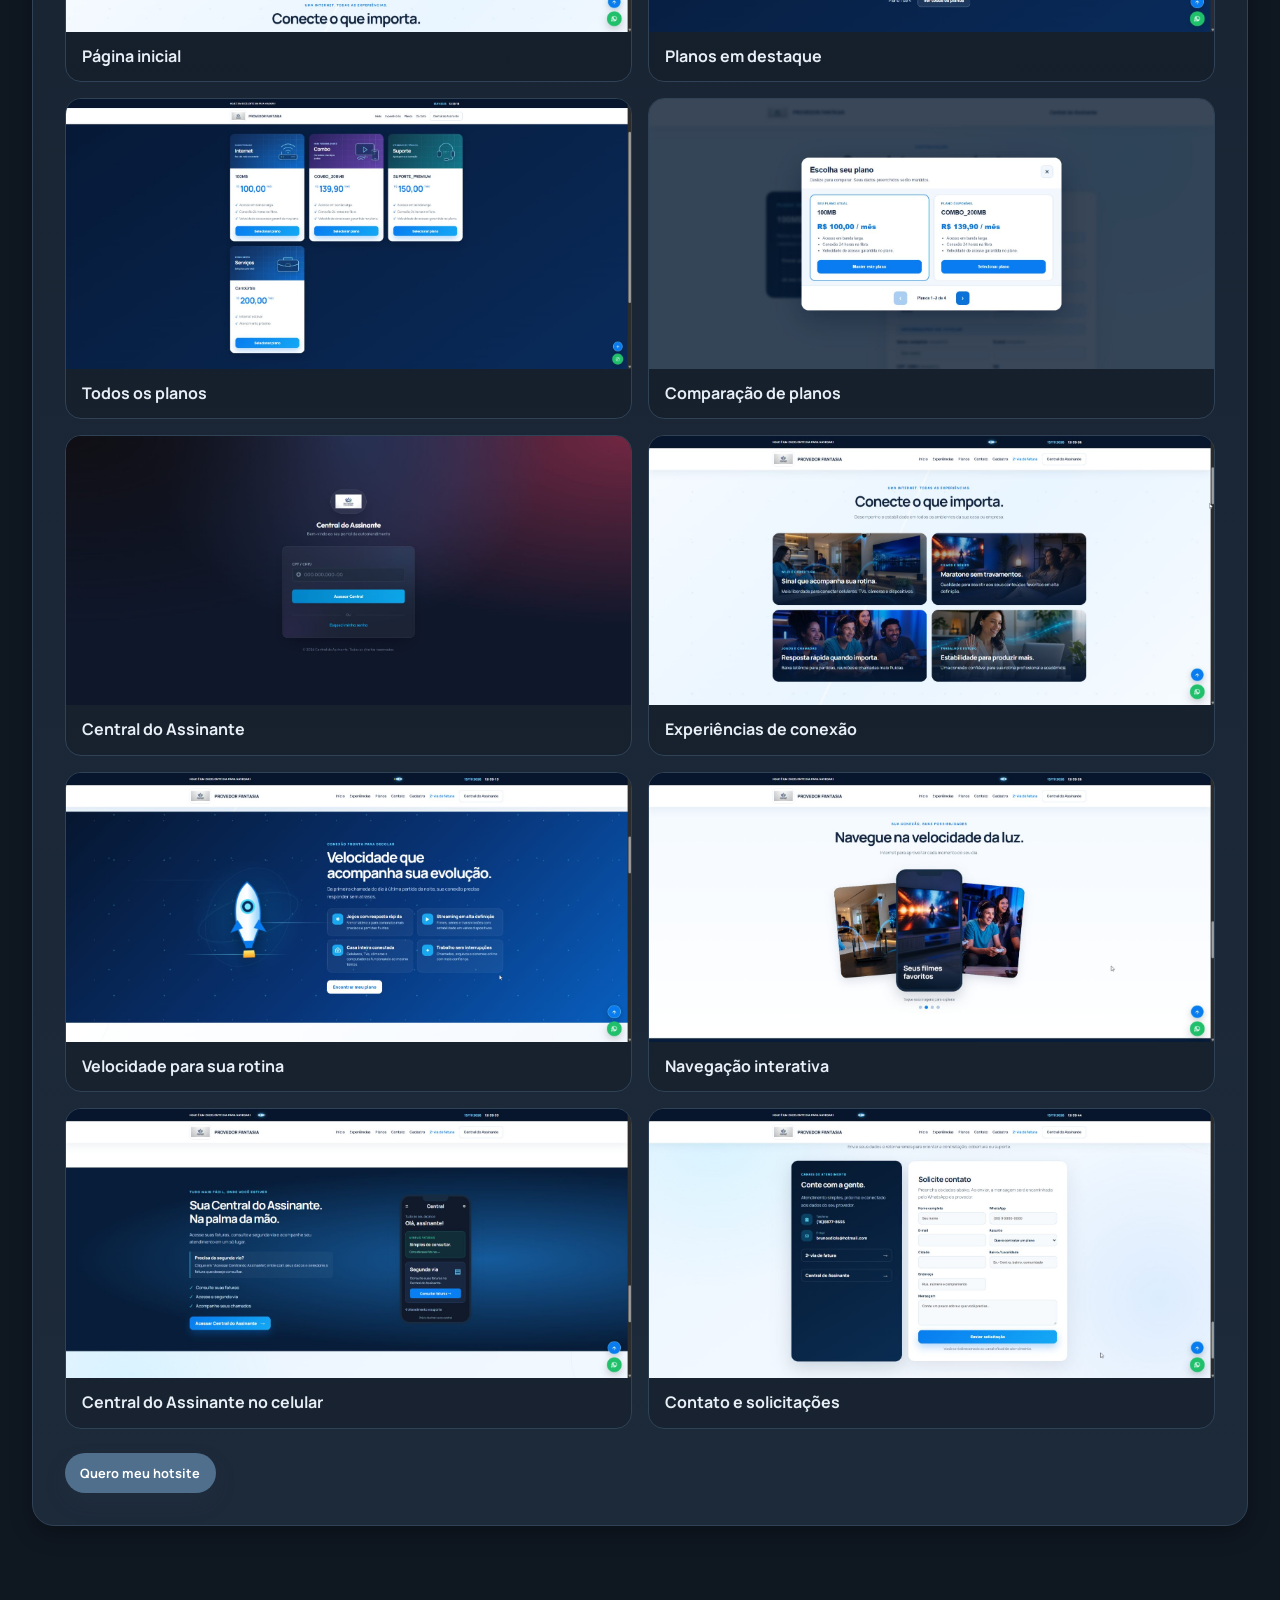
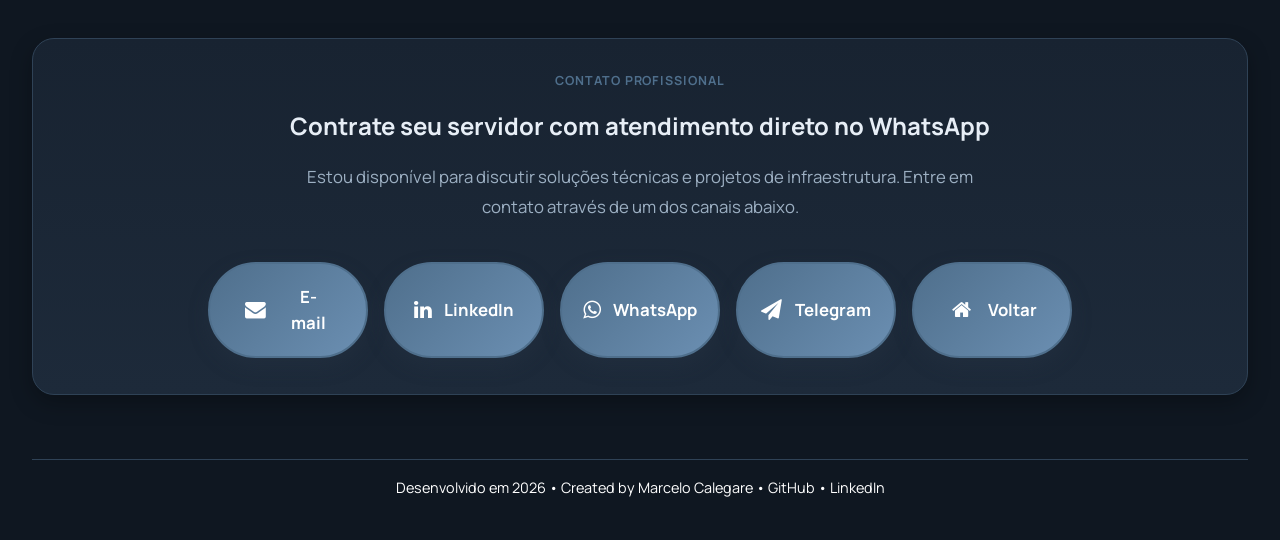
<file: mk-auth.html>
<!DOCTYPE html>
<html lang="pt-BR">

<head>
  <!-- Favicon: O ícone que aparece na aba do navegador -->
<link rel="icon" type="image/x-icon" href="assets/img/mkauth.png">
  <meta charset="UTF-8">
  <meta name="viewport" content="width=device-width, initial-scale=1.0">
  <meta name="description" content="MK-AUTH Cloud - servidores em nuvem para cobrança e performance com API WhatsApp.">
  <title>MK-AUTH Cloud | VPS | Bruno Fontes</title>
  <link rel="preconnect" href="https://fonts.googleapis.com">
  <link rel="preconnect" href="https://fonts.gstatic.com" crossorigin>
  <link href="https://fonts.googleapis.com/css2?family=Manrope:wght@400;500;600;700;800&family=Space+Grotesk:wght@500;700&display=swap" rel="stylesheet">
  <link rel="stylesheet" href="https://cdnjs.cloudflare.com/ajax/libs/font-awesome/4.7.0/css/font-awesome.min.css">
  <link rel="stylesheet" href="styles.css">
</head>

<body>
  <header class="topbar">
    <div class="container nav-content">
      <a href="index.html" class="brand">
        <img class="brand-logo" src="assets/images/bruno-fontes-logo-correta.png?v=4" alt="Bruno Fontes Network Consulting">
      </a>
      <nav class="nav-links" aria-label="Navegação principal">
        <a href="#suporte-local" class="sos-nav-link"><i class="fa fa-exclamation-circle" aria-hidden="true"></i> SOS MK-AUTH</a>
        <a href="sos-rede-parada.html" class="sos-nav-link sos-network-nav-link"><i class="fa fa-exclamation-triangle" aria-hidden="true"></i> SOS REDE PARADA</a>
        <a href="cft.html">CFT</a>
        <a href="scm.html">SCM</a>
        <a href="mk-auth.html" class="blink-btn is-current">MK-AUTH</a>
        <a href="index.html#tecnologias">Experiência</a>
        <a href="clientes.html">Clientes</a>
        <a href="#hotsite">Hotsite</a>
      </nav>
      <a href="https://wa.me/5516988778656?text=Quero%20contratar%20MK-AUTH" class="btn btn-primary nav-cta">Solicitar contato</a>
      <button class="menu-toggle" aria-label="Abrir menu" id="menuToggle">
        <i class="fa fa-bars"></i>
      </button>
      <nav class="mobile-menu" id="mobileMenu" aria-label="Menu mobile">
        <a href="index.html" class="mobile-menu-link">Home</a>
        <a href="#suporte-local" class="mobile-menu-link sos-mobile-link">SOS MK-AUTH</a>
        <a href="sos-rede-parada.html" class="mobile-menu-link sos-network-mobile-link">SOS REDE PARADA</a>
        <a href="cft.html" class="mobile-menu-link">CFT</a>
        <a href="scm.html" class="mobile-menu-link">SCM</a>
        <a href="mk-auth.html" class="mobile-menu-link">MK-AUTH</a>
        <a href="index.html#tecnologias" class="mobile-menu-link">Experiência</a>
        <a href="clientes.html" class="mobile-menu-link">Clientes</a>
        <a href="#hotsite" class="mobile-menu-link">Hotsite</a>
        <a href="https://wa.me/5516988778656?text=Quero%20contratar%20MK-AUTH" class="btn btn-primary mobile-menu-btn">Solicitar contato</a>
      </nav>
    </div>
  </header>

  <main>
    <section class="hero section">
      <div class="container hero-grid">
        <div class="hero-copy">
          <p class="eyebrow">MK-AUTH Cloud • Datacenter Brasil</p>
          <h1>Servidores em nuvem para Gestão do seu Provedor</h1>
          <p class="hero-sub">
            Produtos projetados para alta disponibilidade, licenças inclusas e uplink dedicado para sua operação de gestão e cobranças.
          </p>
          <div class="hero-actions">
            <a href="#produtos" class="btn btn-primary">Ver Planos</a>
            <a href="#hotsite" class="btn btn-secondary">Conheça o Hotsite</a>
              <!-- Novo botão inserido no meio -->
            <a href="clientes.html" class="btn btn-secondary">Nossos Clientes</a>
            <a href="https://wa.me/5516988778656?text=Quero%20contratar%20MK-AUTH" class="btn btn-secondary">Falar no WhatsApp</a>
          </div>
          <a href="#produtos" class="hero-note btn btn-secondary" style="margin-top:1.5rem; display:inline-flex; gap:0.8rem; align-items:center; background:rgba(255,255,255,0.08); padding:0.9rem 1.2rem; border-radius:999px; color:var(--white);">
            <strong>HD SSD + API COBRANÇAS WHATSAPP</strong>
            <img src="assets/img/mkauth-icon.png" alt="Logo MK-AUTH" style="width: 24px; height: 24px; object-fit: contain;">
          </a>
        </div>
<div class="hero-visual">
  <div class="visual-card mkauth-dashboard-container">
    <img src="assets/img/system-showcase/dashboard-demonstracao.jpg" alt="Dashboard demonstrativa do MK-AUTH" class="dashboard-preview">
    <!-- Adicionamos um brilho sutil para dar profundidade -->
    <div class="card-glass-overlay"></div>
  </div>
</div>
    </section>

    <div class="container">
      <a href="#produtos" class="attention-strip">
        <strong>INSTALAÇÃO E MIGRAÇÃO - R$150,00 - MENSALIDADE PÓS PAGO - REVISÃO DE CORE GRATUITA</strong>
      </a>
    </div>

    <section id="produtos" class="section about">
      <div class="container section-shell">
        <div class="section-head">
          <p class="eyebrow">Produtos</p>
          <h2>Escolha seu plano MK-AUTH por nível de desempenho</h2>
        </div>
        <div class="card-grid">
          <article class="service-card">
            <h3>Nível 1 — Até 50 clientes</h3>
            <p>1vCPU • 1GB RAM • 20HD SSD • 1GB UPLINK • Licença grátis</p>
            <p class="product-note">Ideal para seu Inicio</p>
            <p class="product-price">R$79,90</p>
            <div class="price-row">
              <a href="https://wa.me/5516988778656?text=Quero%20contratar%20N%C3%ADvel%201%20R%2479%2C90" class="btn btn-primary">Contratar</a>
              <img src="assets/img/mkauth-icon.png" alt="MK-AUTH" class="mk-icon-card">
            </div>
          </article>
          <article class="service-card">
            <h3>Nível 2 — Até 100 clientes</h3>
            <p>1vCPU • 2GB RAM • 30HD SSD • 1GB UPLINK • Licença grátis</p>
            <p class="product-note">Plano econômico</p>
            <p class="product-price">R$99,90</p>
            <div class="price-row">
              <a href="https://wa.me/5516988778656?text=Quero%20contratar%20N%C3%ADvel%202%20R%2499%2C90" class="btn btn-primary">Contratar</a>
              <img src="assets/img/mkauth-icon.png" alt="MK-AUTH" class="mk-icon-card">
            </div>
          </article>
          <article class="service-card">
            <h3>Nível 3 — Até 300 clientes</h3>
            <p>1vCPU • 4GB RAM • 40HD SSD • 1GB UPLINK • Licença grátis</p>
            <p class="product-note">Perfeito para crescimento</p>
            <p class="product-price">R$119,90</p>
            <div class="price-row">
              <a href="https://wa.me/5516988778656?text=Quero%20contratar%20N%C3%ADvel%203%20R%24119%2C90" class="btn btn-primary">Contratar</a>
              <img src="assets/img/mkauth-icon.png" alt="MK-AUTH" class="mk-icon-card">
            </div>
          </article>
          <article class="service-card">
            <h3>Nível 4 — Até 400 clientes</h3>
            <p>2vCPU • 5GB RAM • 40HD SSD • 1GB UPLINK • Licença grátis • Addons grátis</p>
            <p class="product-note">Mais capacidade para operações médias</p>
            <p class="product-price">R$129,90</p>
            <div class="price-row">
              <a href="https://wa.me/5516988778656?text=Quero%20contratar%20N%C3%ADvel%204%20R%24129%2C90" class="btn btn-primary">Contratar</a>
              <img src="assets/img/mkauth-icon.png" alt="MK-AUTH" class="mk-icon-card">
            </div>
          </article>
          <article class="service-card">
            <h3>Nível 5 — Até 800 clientes</h3>
            <p>2vCPU • 6GB RAM • 50HD SSD • 1GB UPLINK • Licença grátis • Addons grátis</p>
            <p class="product-note">Performance ampliada para mais clientes</p>
            <p class="product-price">R$149,90</p>
            <div class="price-row">
              <a href="https://wa.me/5516988778656?text=Quero%20contratar%20N%C3%ADvel%205%20R%24149%2C90" class="btn btn-primary">Contratar</a>
              <img src="assets/img/mkauth-icon.png" alt="MK-AUTH" class="mk-icon-card">
            </div>
          </article>
          <article class="service-card">
            <h3>Nível 6 — Até 1000 clientes</h3>
            <p>3vCPU • 8GB RAM • 80HD SSD • 10GB UPLINK • 1 IP fixo • Licença grátis • Addons grátis</p>
            <p class="product-note">Para cargas maiores e integridade</p>
            <p class="product-price">R$179,90</p>
            <div class="price-row">
              <a href="https://wa.me/5516988778656?text=Quero%20contratar%20N%C3%ADvel%206%20R%24179%2C90" class="btn btn-primary">Contratar</a>
              <img src="assets/img/mkauth-icon.png" alt="MK-AUTH" class="mk-icon-card">
            </div>
          </article>
          <article class="service-card">
            <h3>Nível 7 — Até 1500 clientes</h3>
            <p>4vCPU • 12GB RAM • 100HD SSD • 10GB UPLINK • 1 IP fixo • Licença grátis • Addons grátis</p>
            <p class="product-note">Plano intermediário para escala sólida</p>
            <p class="product-price">R$250,00</p>
            <div class="price-row">
              <a href="https://wa.me/5516988778656?text=Quero%20contratar%20N%C3%ADvel%207%20R%24250%2C00" class="btn btn-primary">Contratar</a>
              <img src="assets/img/mkauth-icon.png" alt="MK-AUTH" class="mk-icon-card">
            </div>
          </article>
          <article class="service-card">
            <h3>Nível 8 — Até 2000 clientes</h3>
            <p>4vCPU • 16GB RAM • 100HD SAS • 10GB UPLINK • 1 IP fixo • Licença grátis • Addons grátis</p>
            <p class="product-note">Mais capacidade para acompanhar o crescimento</p>
            <p class="product-price">R$299,90</p>
            <div class="price-row">
              <a href="https://wa.me/5516988778656?text=Quero%20contratar%20N%C3%ADvel%208%20R%24299%2C90" class="btn btn-primary">Contratar</a>
              <img src="assets/img/mkauth-icon.png" alt="MK-AUTH" class="mk-icon-card">
            </div>
          </article>
          <article class="service-card">
            <h3>Nível 9 — Até 2500 clientes</h3>
            <p>4vCPU • 16GB RAM • 100HD SAS • 10GB UPLINK • 1 IP fixo • Licença grátis • Addons grátis</p>
            <p class="product-note">Máximo desempenho para scale-up</p>
            <p class="product-price">R$309,90</p>
            <div class="price-row">
              <a href="https://wa.me/5516988778656?text=Quero%20contratar%20N%C3%ADvel%209%20R%24309%2C90" class="btn btn-primary">Contratar</a>
              <img src="assets/img/mkauth-icon.png" alt="MK-AUTH" class="mk-icon-card">
            </div>
          </article>
          <article class="service-card">
            <h3>Nível 10 — Até 6000 clientes</h3>
            <p>6vCPU • 24GB RAM • 200HD SAS • 10GB UPLINK • 1 IP fixo • Licença grátis • Addons grátis</p>
            <p class="product-note">Infraestrutura para grandes operações</p>
            <p class="product-price">R$499,90</p>
            <div class="price-row">
              <a href="https://wa.me/5516988778656?text=Quero%20contratar%20N%C3%ADvel%2010%20R%24499%2C90" class="btn btn-primary">Contratar</a>
              <img src="assets/img/mkauth-icon.png" alt="MK-AUTH" class="mk-icon-card">
            </div>
          </article>
          <article class="service-card">
            <h3>Nível 11 — Até 10000 clientes</h3>
            <p>8vCPU • 32GB RAM • 300HD SAS • 10GB UPLINK • 1 IP fixo • Licença grátis • Addons grátis</p>
            <p class="product-note">Estrutura premium para alta demanda</p>
            <p class="product-price">R$799,90</p>
            <div class="price-row">
              <a href="https://wa.me/5516988778656?text=Quero%20contratar%20N%C3%ADvel%2011%20R%24799%2C90" class="btn btn-primary">Contratar</a>
              <img src="assets/img/mkauth-icon.png" alt="MK-AUTH" class="mk-icon-card">
            </div>
          </article>
        </div>
      </div>
    </section>

    <section id="suporte-local" class="section local-support">
      <div class="container section-shell local-support-shell">
        <div class="local-support-copy">
          <p class="eyebrow">Suporte para MK-AUTH local</p>
          <h2>Quer manter seu MK-AUTH local com suporte especializado?</h2>
          <p>
            Conte com o suporte especializado de Bruno Fontes, consultor e engenheiro de redes e programação da Network Consulting, para cuidar da sua infraestrutura e manter seu ambiente estável, seguro e atualizado.
          </p>
          <ul class="local-support-features">
            <li>Suporte 24x7 para sua infraestrutura</li>
            <li>Correções, aplicações e ajustes</li>
            <li>Otimizações do ambiente</li>
            <li>Backup de segurança e atualizações</li>
            <li>Add-ons exclusivos</li>
            <li>Evolution API v2 com recibos</li>
            <li>Manutenções</li>
            <li>Todos os nossos pacotes full</li>
          </ul>
          <p class="local-support-value">
            Nossos pacotes de add-ons, correções de bugs e patches representam um investimento aproximado de R$ 12 mil, disponível para sua infraestrutura.
          </p>
        </div>
        <div class="local-support-offer">
          <div class="local-support-icon" aria-hidden="true">
            <i class="fa fa-headphones"></i>
          </div>
          <p class="local-support-badge">Suporte VIP 24x7</p>
          <p class="local-support-label">Plano de suporte completo</p>
          <p class="local-support-price">R$150,00 <span>por VM</span></p>
          <a
            href="https://wa.me/5516988778656?text=Quero%20saber%20mais%20sobre%20o%20suporte%2024x7%20para%20MK-AUTH%20local"
            class="btn btn-primary"
            target="_blank"
            rel="noopener noreferrer">
            Quero contratar
          </a>
          <p class="local-support-term">Contrato de suporte com permanência mínima de 18 meses.</p>
          <div class="local-support-emergency">
            <p>Você está com problemas e seus clientes todos parados?</p>
            <p>Entre em contato urgente conosco!</p>
            <a href="tel:+5516988778656">
              <i class="fa fa-phone" aria-hidden="true"></i>
              (16) 98877-8656
            </a>
            <span>Bruno Fontes</span>
          </div>
        </div>
      </div>
    </section>

    <section id="hotsite" class="section hotsite-showcase">
      <div class="container section-shell">
        <div class="section-head hotsite-showcase-head">
          <p class="eyebrow">Hotsite para MK-AUTH</p>
          <h2>Tenha um hotsite conosco: personalizado e intuitivo.</h2>
          <p class="hotsite-showcase-copy">
            O hotsite está incluso no MK-AUTH Cloud hospedado em nosso datacenter. Se você usa o MK-AUTH local, também podemos instalá-lo no seu ambiente.
          </p>
        </div>

        <div class="hotsite-demo-panel">
          <div class="hotsite-demo-intro">
            <p class="eyebrow">Conheça na prática</p>
            <h3>Acesse nossa demonstração</h3>
            <p>Explore o hotsite, a Central do Assinante e o painel do sistema.</p>
          </div>
          <div class="hotsite-demo-links">
            <a href="https://demo.vpscloud.net.br/" class="hotsite-demo-link hotsite-demo-link-primary"
              target="_blank" rel="noopener noreferrer">
              <span>Ver demo do site</span>
              <span class="hotsite-demo-url">demo.vpscloud.net.br</span>
            </a>
            <a href="https://demo.vpscloud.net.br/central" class="hotsite-demo-link"
              target="_blank" rel="noopener noreferrer">
              <span>Central do Assinante</span>
              <span class="hotsite-demo-url">Acesse a área do assinante</span>
            </a>
            <a href="https://demo.vpscloud.net.br/admin/login.hhvm" class="hotsite-demo-link"
              target="_blank" rel="noopener noreferrer">
              <span>Acesso ao sistema</span>
              <span class="hotsite-demo-url">Conheça o painel administrativo</span>
            </a>
          </div>
        </div>

        <div class="hotsite-gallery">
          <figure class="hotsite-gallery-card">
            <img src="assets/img/hotsite-showcase/hotsite-home.jpg" alt="Página inicial do hotsite do provedor" loading="lazy" decoding="async">
            <figcaption>Página inicial</figcaption>
          </figure>
          <figure class="hotsite-gallery-card">
            <img src="assets/img/hotsite-showcase/hotsite-planos-destaque.jpg" alt="Destaque de planos de internet no hotsite" loading="lazy" decoding="async">
            <figcaption>Planos em destaque</figcaption>
          </figure>
          <figure class="hotsite-gallery-card">
            <img src="assets/img/hotsite-showcase/hotsite-todos-planos.jpg" alt="Visão de todos os planos disponíveis" loading="lazy" decoding="async">
            <figcaption>Todos os planos</figcaption>
          </figure>
          <figure class="hotsite-gallery-card">
            <img src="assets/img/hotsite-showcase/hotsite-comparar-planos.jpg" alt="Comparação de planos para ajudar na escolha do cliente" loading="lazy" decoding="async">
            <figcaption>Comparação de planos</figcaption>
          </figure>
          <figure class="hotsite-gallery-card">
            <img src="assets/img/hotsite-showcase/hotsite-central-assinante.jpg" alt="Acesso à Central do Assinante pelo hotsite" loading="lazy" decoding="async">
            <figcaption>Central do Assinante</figcaption>
          </figure>
          <figure class="hotsite-gallery-card">
            <img src="assets/img/hotsite-showcase/hotsite-experiencias.jpg" alt="Seção do hotsite que apresenta experiências de conexão" loading="lazy" decoding="async">
            <figcaption>Experiências de conexão</figcaption>
          </figure>
          <figure class="hotsite-gallery-card">
            <img src="assets/img/hotsite-showcase/hotsite-velocidade.jpg" alt="Seção sobre velocidade e benefícios da conexão" loading="lazy" decoding="async">
            <figcaption>Velocidade para sua rotina</figcaption>
          </figure>
          <figure class="hotsite-gallery-card">
            <img src="assets/img/hotsite-showcase/hotsite-navegacao.jpg" alt="Apresentação interativa dos benefícios do provedor" loading="lazy" decoding="async">
            <figcaption>Navegação interativa</figcaption>
          </figure>
          <figure class="hotsite-gallery-card">
            <img src="assets/img/hotsite-showcase/hotsite-central-mobile.jpg" alt="Apresentação da Central do Assinante em dispositivos móveis" loading="lazy" decoding="async">
            <figcaption>Central do Assinante no celular</figcaption>
          </figure>
          <figure class="hotsite-gallery-card">
            <img src="assets/img/hotsite-showcase/hotsite-contato.jpg" alt="Seção de contato e formulário para solicitar informações" loading="lazy" decoding="async">
            <figcaption>Contato e solicitações</figcaption>
          </figure>
        </div>

        <a href="https://wa.me/5516988778656?text=Ol%C3%A1%2C%20quero%20conhecer%20o%20hotsite%20personalizado%20para%20meu%20provedor."
          class="btn btn-primary hotsite-showcase-cta" target="_blank" rel="noopener noreferrer">
          Quero meu hotsite
        </a>
      </div>
    </section>

    <section id="contato" class="section contact">
      <div class="container section-shell contact-shell">
        <div class="contact-content">
          <p class="eyebrow">Contato Profissional</p>
          <h2>Contrate seu servidor com atendimento direto no WhatsApp</h2>
          <p class="contact-description">
            Estou disponível para discutir soluções técnicas e projetos de infraestrutura. Entre em contato através de um dos canais abaixo.
          </p>
          <div class="contact-links">
            <a href="mailto:brunoxdlols@hotmail.com" class="contact-btn" aria-label="Enviar e-mail">
              <i class="fa fa-envelope contact-icon"></i>
              <span>E-mail</span>
            </a>
            <a href="https://www.linkedin.com/in/bruno-fontes-ab7091301/" target="_blank" rel="noopener noreferrer"
              class="contact-btn" aria-label="Perfil no LinkedIn">
              <i class="fa fa-linkedin contact-icon"></i>
              <span>LinkedIn</span>
            </a>
            <a href="https://wa.me/5516988778656?text=Olá, gostaria de saber mais sobre seus serviços." target="_blank" rel="noopener noreferrer"
              class="contact-btn" aria-label="Contato no WhatsApp">
              <i class="fa fa-whatsapp contact-icon"></i>
              <span>WhatsApp</span>
            </a>
            <a href="https://t.me/Bruno_Fontes" target="_blank" rel="noopener noreferrer"
              class="contact-btn" aria-label="Contato no Telegram">
              <i class="fa fa-send contact-icon"></i>
              <span>Telegram</span>
                          <a href="index.html" class="contact-btn" aria-label="Voltar para site principal">
              <i class="fa fa-home contact-icon"></i>
              <span>Voltar</span>
            </a>
            </a>
          </div>
        </div>
      </div>
    </section>
  </main>

  <footer class="footer">
    <div class="container footer-content">
      <p class="footer-credit">Desenvolvido em <span id="current-year"></span> • Created by Marcelo Calegare • <a href="https://github.com/marcelocalegare" target="_blank" rel="noopener noreferrer">GitHub</a> • <a href="https://www.linkedin.com/in/marcelo-calegare/" target="_blank" rel="noopener noreferrer">LinkedIn</a></p>
    </div>
  </footer>

  <script>
    const yearEl = document.getElementById('current-year');
    if (yearEl) {
      yearEl.textContent = new Date().getFullYear();
    }

    // Menu hamburger toggle
    const menuToggle = document.getElementById('menuToggle');
    const mobileMenu = document.getElementById('mobileMenu');
    
    menuToggle?.addEventListener('click', (e) => {
      e.stopPropagation();
      mobileMenu?.classList.toggle('active');
      menuToggle.classList.toggle('active');
      document.body.classList.toggle('menu-open');
    });

    // Fechar menu ao clicar em um link
    document.querySelectorAll('.mobile-menu-link, .mobile-menu-btn').forEach(link => {
      link.addEventListener('click', () => {
        mobileMenu?.classList.remove('active');
        menuToggle?.classList.remove('active');
        document.body.classList.remove('menu-open');
      });
    });

    // Fechar menu ao clicar fora
    document.addEventListener('click', (e) => {
      if (mobileMenu?.classList.contains('active') && 
          !mobileMenu?.contains(e.target) && 
          !menuToggle?.contains(e.target)) {
        mobileMenu?.classList.remove('active');
        menuToggle?.classList.remove('active');
        document.body.classList.remove('menu-open');
      }
    });

//ABAIXO LISTA DE IMAGENS DASHBOARD MKAUTH
document.addEventListener('DOMContentLoaded', () => {
    const modal = document.getElementById('imageModal');
    const modalImg = document.getElementById('modalImg');
    const closeBtn = document.querySelector('.modal-close');
    const prevBtn = document.querySelector('.modal-nav.prev');
    const nextBtn = document.querySelector('.modal-nav.next');
    const dashboardContainer = document.querySelector('.mkauth-dashboard-container');

    // A dashboard demonstrativa é a primeira imagem da galeria.
    const images = [
      'assets/img/system-showcase/dashboard-demonstracao.jpg',
      'assets/img/system-showcase/login-sistema.jpg',
      'assets/img/system-showcase/atendimentos.jpg',
      'assets/img/system-showcase/chamados.jpg',
      'assets/img/system-showcase/instalacoes.jpg',
      'assets/img/Apresentacao2.jpeg',
      'assets/img/Apresentacao3.jpeg',
      'assets/img/Apresentacao4.jpeg',
      'assets/img/Apresentacao5.jpeg',
      'assets/img/Apresentacao6.jpeg',
      'assets/img/Apresentacao7.jpeg'
    ];
    const imageDescriptions = [
      'Dashboard do MK-AUTH',
      'Tela de acesso ao sistema',
      'Painel de atendimentos',
      'Central de chamados',
      'Agenda de instalações',
      'Tela do sistema MK-AUTH',
      'Tela do sistema MK-AUTH',
      'Tela do sistema MK-AUTH',
      'Tela do sistema MK-AUTH',
      'Tela do sistema MK-AUTH',
      'Tela do sistema MK-AUTH'
    ];
    let currentIndex = 0;
    let autoSlideTimer = null;

    const dashboardPreview = document.querySelector('.dashboard-preview');

    const updateModalImage = (index) => {
      currentIndex = index;
      modalImg.src = images[currentIndex];
      modalImg.alt = imageDescriptions[currentIndex];
      if (dashboardPreview) {
        dashboardPreview.src = images[currentIndex];
        dashboardPreview.alt = imageDescriptions[currentIndex];
      }
      // Atualizar background blur do container usando CSS variable
      if (dashboardContainer) {
        dashboardContainer.style.setProperty('--bg-image', `url('${images[currentIndex]}')`);
      }
      // Atualizar background blur do modal
      if (modal) {
        modal.style.setProperty('--modal-bg-image', `url('${images[currentIndex]}')`);
      }
    };

    const startAutoSlide = () => {
      clearInterval(autoSlideTimer);
      autoSlideTimer = setInterval(() => {
        currentIndex = (currentIndex + 1) % images.length;
        updateModalImage(currentIndex);
      }, 3000);
    };

    const stopAutoSlide = () => {
      clearInterval(autoSlideTimer);
      autoSlideTimer = null;
    };

    // ABRIR: Ao clicar no container, ele sempre abre a dashboard (índice 0)
    if (dashboardContainer && modal) {
        dashboardContainer.addEventListener('click', () => {
            stopAutoSlide();
            currentIndex = 0;
            modal.style.display = 'block';
            updateModalImage(currentIndex);
            document.body.style.overflow = 'hidden';
        });

        const closeModal = () => {
            modal.style.display = 'none';
            document.body.style.overflow = 'auto';
            startAutoSlide();
        };

        // NAVEGAÇÃO: Próxima Imagem
        const showNext = (e) => {
            e.stopPropagation();
            currentIndex = (currentIndex + 1) % images.length;
            updateModalImage(currentIndex);
        };

        // NAVEGAÇÃO: Imagem Anterior
        const showPrev = (e) => {
            e.stopPropagation();
            currentIndex = (currentIndex - 1 + images.length) % images.length;
            updateModalImage(currentIndex);
        };

        if (nextBtn) nextBtn.addEventListener('click', showNext);
        if (prevBtn) prevBtn.addEventListener('click', showPrev);
        if (closeBtn) closeBtn.addEventListener('click', closeModal);

        // FECHAR AO CLICAR FORA
        modal.addEventListener('click', (e) => {
            if (e.target === modal || e.target.classList.contains('modal-content')) {
                closeModal();
            }
        });

        // TECLADO: ESC e Setas
        document.addEventListener('keydown', (e) => {
            if (modal.style.display === 'block') {
                if (e.key === "Escape") closeModal();
                if (e.key === "ArrowRight") showNext(e);
                if (e.key === "ArrowLeft") showPrev(e);
            }
        });
    }

    // INICIAR AUTOPLAY NA PÁGINA PRINCIPAL
    startAutoSlide();
});



  </script>
<!-- COLOQUE ISSO NO FINAL DO ARQUIVO, ANTES DO </body> -->
<div id="imageModal" class="modal-overlay">
  <button class="modal-close" aria-label="Fechar">&times;</button>
  
  <!-- Setas de navegação -->
  <button class="modal-nav prev" aria-label="Anterior">&#10094;</button>
  <button class="modal-nav next" aria-label="Próximo">&#10095;</button>

  <div class="modal-content">
    <img id="modalImg" src="" alt="Galeria Expandida">
  </div>
</div>
</body>

</html>
</file>
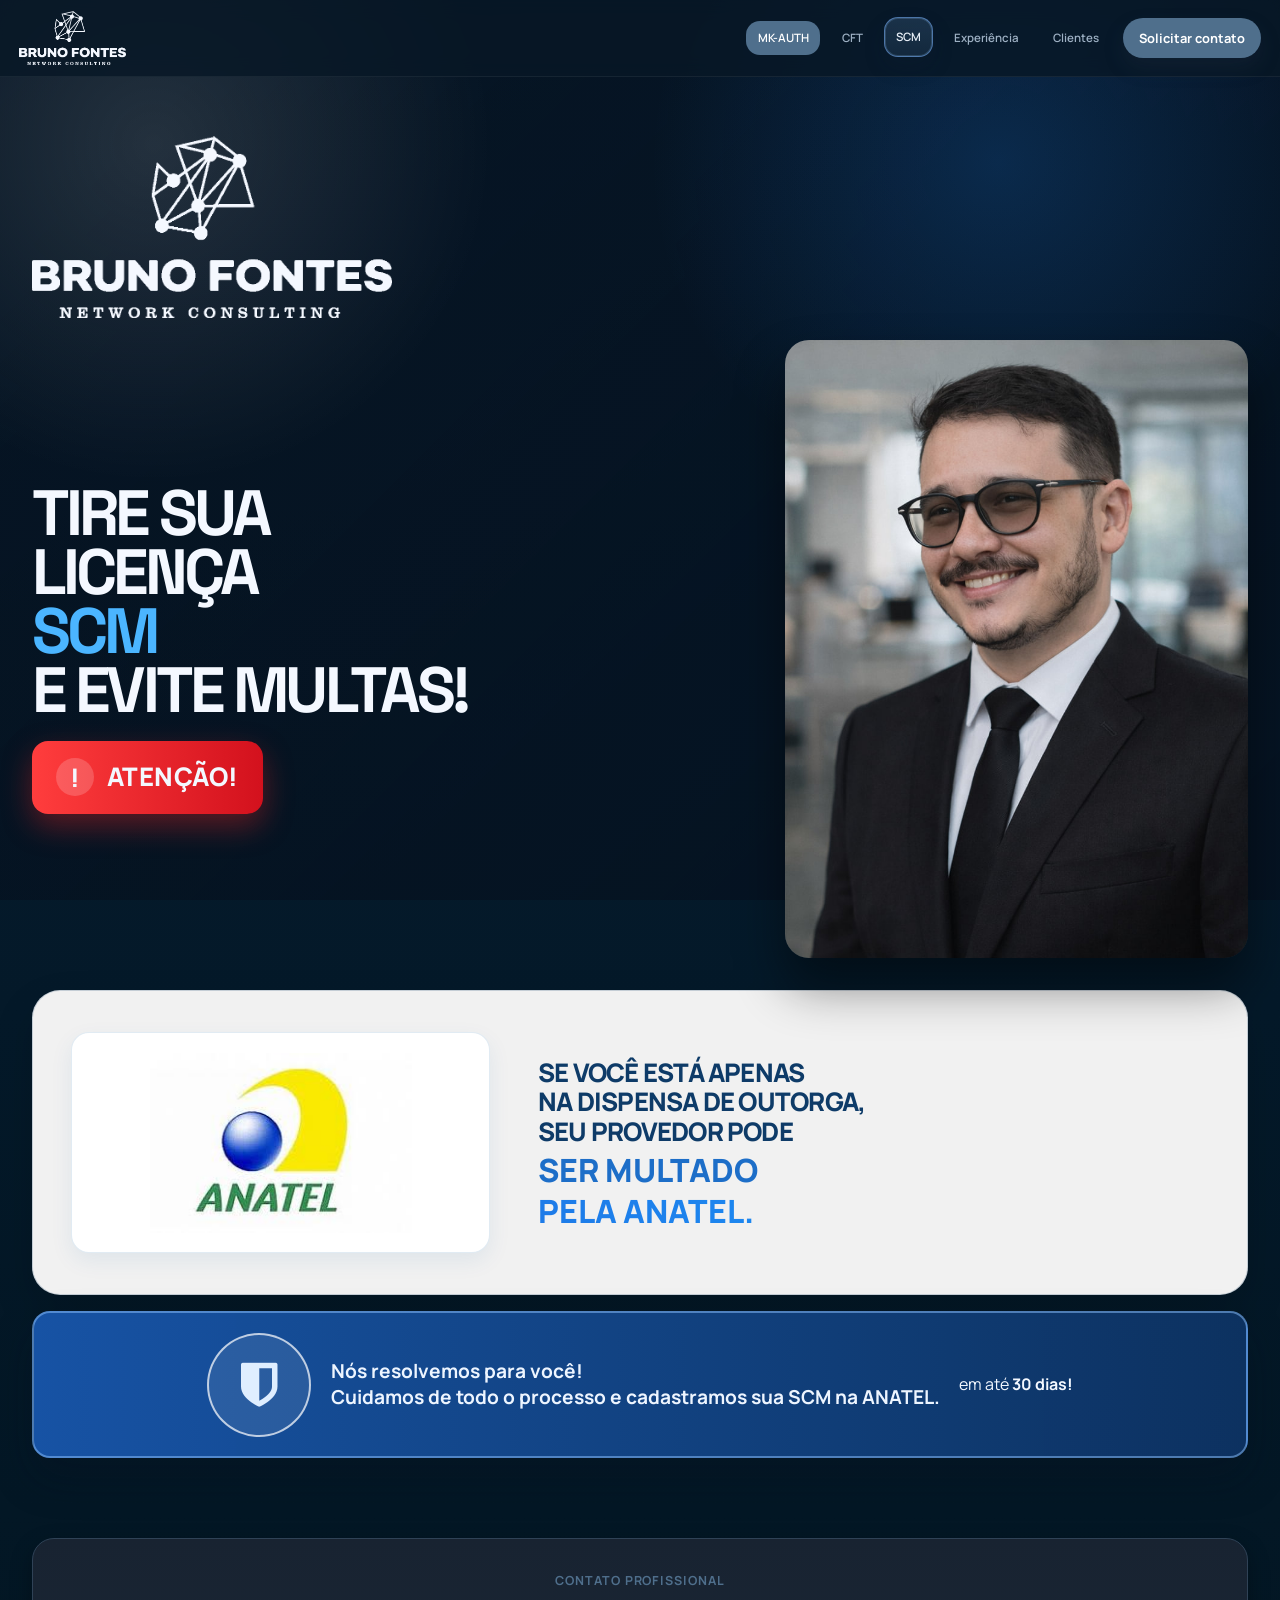
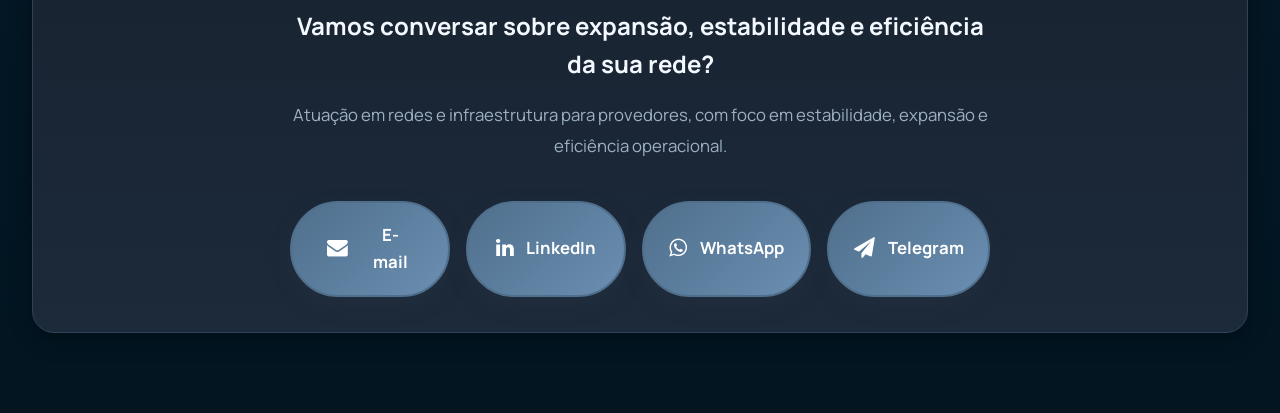
<file: scm.html>
<!DOCTYPE html>
<html lang="pt-BR">

<head>
  <meta charset="UTF-8">
  <meta name="viewport" content="width=device-width, initial-scale=1.0">
  <meta name="description" content="SCM para provedores de internet - Bruno Fontes Network Consulting.">
  <title>SCM | Bruno Fontes Network Consulting</title>
  <link rel="icon" type="image/x-icon" href="assets/images/bruno-fontes.jpg">
  <link rel="preconnect" href="https://fonts.googleapis.com">
  <link rel="preconnect" href="https://fonts.gstatic.com" crossorigin>
  <link href="https://fonts.googleapis.com/css2?family=Manrope:wght@400;500;600;700;800&family=Space+Grotesk:wght@500;700&display=swap" rel="stylesheet">
  <link rel="stylesheet" href="https://cdnjs.cloudflare.com/ajax/libs/font-awesome/4.7.0/css/font-awesome.min.css">
  <link rel="stylesheet" href="styles.css">
</head>

<body class="scm-body">
  <header class="topbar scm-topbar">
    <div class="container nav-content">
      <a href="index.html" class="brand">
        <img class="brand-logo" src="assets/images/bruno-fontes-logo-correta.png?v=4" alt="Bruno Fontes Network Consulting">
      </a>
      <nav class="nav-links" aria-label="Navegação principal">
        <a href="mk-auth.html" class="blink-btn">MK-AUTH</a>
        <a href="cft.html">CFT</a>
        <a href="scm.html" class="is-current">SCM</a>
        <a href="index.html#tecnologias">Experiência</a>
        <a href="clientes.html">Clientes</a>
      </nav>
      <a href="https://wa.me/5516997816733?text=Quero%20saber%20mais%20sobre%20SCM" class="btn btn-primary nav-cta">Solicitar contato</a>
      <button class="menu-toggle" aria-label="Abrir menu" id="menuToggle">
        <i class="fa fa-bars"></i>
      </button>
      <nav class="mobile-menu" id="mobileMenu" aria-label="Menu mobile">
        <a href="index.html" class="mobile-menu-link">Home</a>
        <a href="mk-auth.html" class="mobile-menu-link">MK-AUTH</a>
        <a href="cft.html" class="mobile-menu-link">CFT</a>
        <a href="scm.html" class="mobile-menu-link">SCM</a>
        <a href="index.html#tecnologias" class="mobile-menu-link">Experiência</a>
        <a href="clientes.html" class="mobile-menu-link">Clientes</a>
        <a href="https://wa.me/5516997816733?text=Quero%20saber%20mais%20sobre%20SCM" class="btn btn-primary mobile-menu-btn">Solicitar contato</a>
      </nav>
    </div>
  </header>

  <main class="scm-main">
    <section class="scm-hero section">
      <div class="container scm-hero-shell">
        <div class="scm-brandbar">
          <div class="scm-brandmark">
            <img src="assets/images/bruno-fontes-logo-correta.png?v=4" alt="Bruno Fontes Network Consulting">
          </div>
        </div>

        <div class="scm-hero-content">
          <div class="scm-title-wrap">
            <h1>
              <span class="line-one">TIRE SUA</span>
              <span class="line-two">LICENÇA</span>
              <span class="line-three">SCM</span>
              <span class="line-four">E EVITE MULTAS!</span>
            </h1>
            <a class="urgent-banner" href="#scm-anatel-info" aria-label="Ir para as informações sobre dispensa de outorga e multas da Anatel">
              <span class="warning-sign">!</span>
              <span>ATENÇÃO!</span>
            </a>
          </div>

          <div class="scm-photo-panel">
            <img src="assets/images/bruno-fontes.jpg" alt="Bruno Fontes, responsável técnico e consultor de telecomunicações" />
          </div>
        </div>
      </div>
    </section>

    <section id="scm-anatel-info" class="scm-info section">
      <div class="container">
        <div class="scm-info-box">
          <div class="scm-anatel-box">
            <img class="anatel-official-logo" src="assets/images/anatel-official-3.jpg" alt="Logo da Agência Nacional de Telecomunicações">
          </div>

          <div class="scm-info-copy">
            <p>SE VOCÊ ESTÁ APENAS<br>NA DISPENSA DE OUTORGA,<br>SEU PROVEDOR PODE</p>
            <h3>SER MULTADO</h3>
            <h3 class="scm-highlight">PELA ANATEL.</h3>
          </div>
        </div>
      </div>
    </section>

    <section class="scm-solution">
      <div class="container">
        <div class="scm-solution-box">
          <div class="scm-shield">
            <i class="fa fa-shield"></i>
          </div>
          <div class="scm-solution-copy">
            <p>Nós resolvemos para você!<br>Cuidamos de todo o processo e cadastramos sua SCM na ANATEL.</p>
          </div>
          <div class="scm-cta-pill">
            <span>em até</span>
            <strong>30 dias!</strong>
          </div>
        </div>
      </div>
    </section>

    <section id="contato" class="section contact">
      <div class="container section-shell contact-shell">
        <div class="contact-content">
          <p class="eyebrow">Contato Profissional</p>
          <h2>Vamos conversar sobre expansão, estabilidade e eficiência da sua rede?</h2>
          <p class="contact-description">
            Atuação em redes e infraestrutura para provedores, com foco em estabilidade, expansão e eficiência operacional.
          </p>
          <div class="contact-links">
            <a href="mailto:brunoxdlols@hotmail.com" class="contact-btn" aria-label="Enviar e-mail">
              <i class="fa fa-envelope contact-icon"></i>
              <span>E-mail</span>
            </a>
            <a href="https://www.linkedin.com/in/bruno-fontes-ab7091301/" target="_blank" rel="noopener noreferrer" class="contact-btn" aria-label="Perfil no LinkedIn">
              <i class="fa fa-linkedin contact-icon"></i>
              <span>LinkedIn</span>
            </a>
            <a href="https://wa.me/5516997816733?text=Ol%C3%A1%2C%20quero%20regularizar%20minha%20SCM." target="_blank" rel="noopener noreferrer" class="contact-btn" aria-label="Contato no WhatsApp">
              <i class="fa fa-whatsapp contact-icon"></i>
              <span>WhatsApp</span>
            </a>
            <a href="https://t.me/Bruno_Fontes" target="_blank" rel="noopener noreferrer" class="contact-btn" aria-label="Contato no Telegram">
              <i class="fa fa-send contact-icon"></i>
              <span>Telegram</span>
            </a>
          </div>
        </div>
      </div>
    </section>
  </main>

  <script>
    const menuToggle = document.getElementById('menuToggle');
    const mobileMenu = document.getElementById('mobileMenu');

    menuToggle?.addEventListener('click', (e) => {
      e.stopPropagation();
      mobileMenu?.classList.toggle('active');
      menuToggle.classList.toggle('active');
      document.body.classList.toggle('menu-open');
    });

    document.querySelectorAll('.mobile-menu-link, .mobile-menu-btn').forEach(link => {
      link.addEventListener('click', () => {
        mobileMenu?.classList.remove('active');
        menuToggle?.classList.remove('active');
        document.body.classList.remove('menu-open');
      });
    });
  </script>
</body>

</html>
</file>
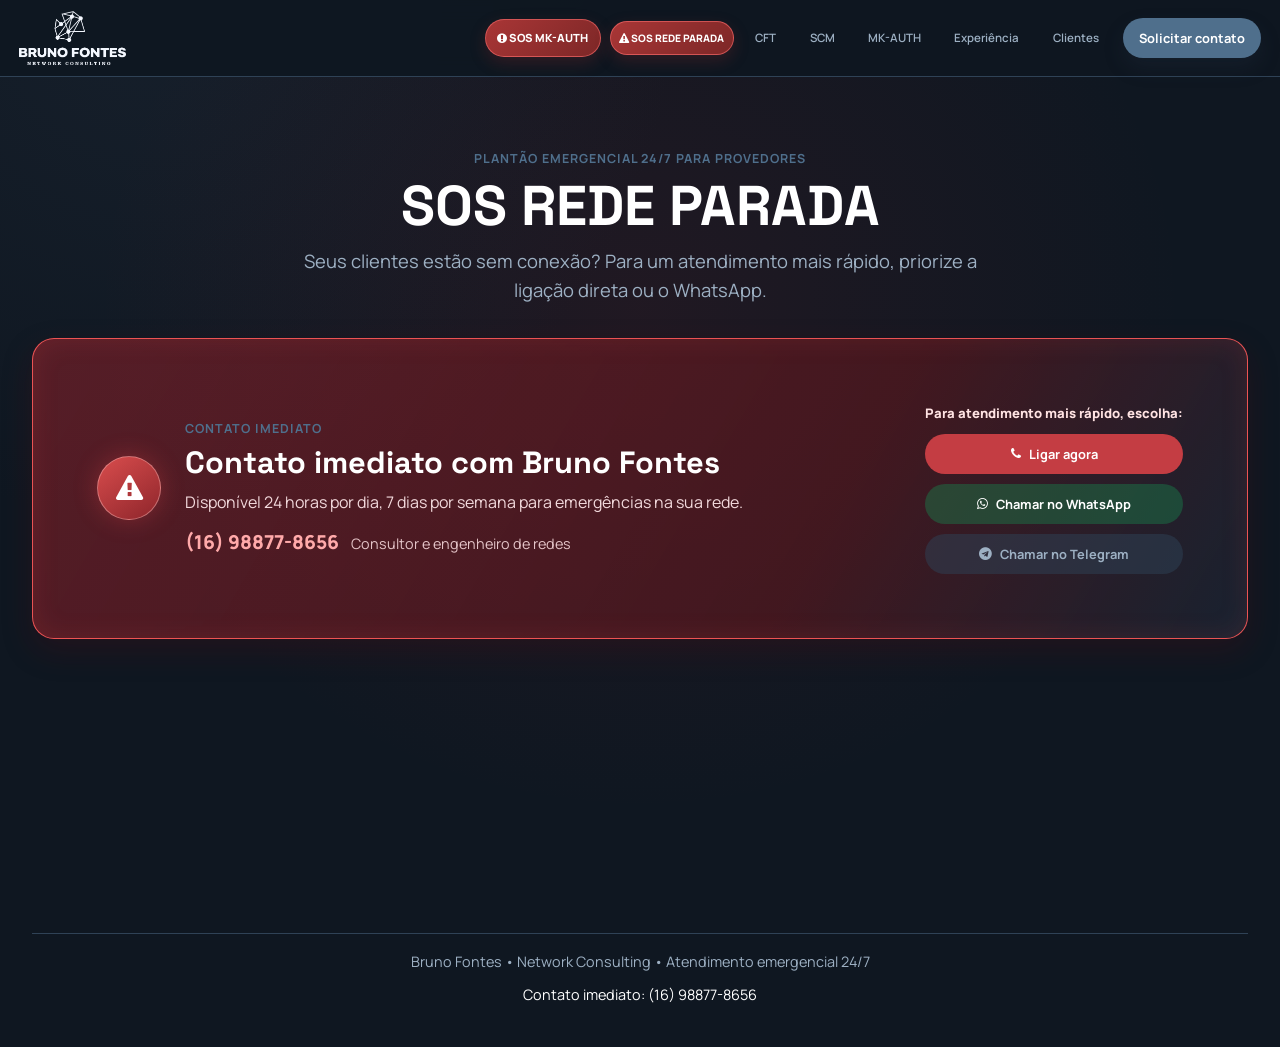
<file: sos-rede-parada.html>
<!DOCTYPE html>
<html lang="pt-BR">

<head>
  <link rel="icon" type="image/x-icon" href="assets/images/bruno-fontes.jpg">
  <meta charset="UTF-8">
  <meta name="viewport" content="width=device-width, initial-scale=1.0">
  <meta name="description" content="Atendimento emergencial 24/7 para provedores com rede parada. Fale diretamente com Bruno Fontes.">
  <title>SOS Rede Parada 24/7 | Bruno Fontes</title>
  <link rel="preconnect" href="https://fonts.googleapis.com">
  <link rel="preconnect" href="https://fonts.gstatic.com" crossorigin>
  <link href="https://fonts.googleapis.com/css2?family=Manrope:wght@400;500;600;700;800&family=Space+Grotesk:wght@500;700&display=swap" rel="stylesheet">
  <link rel="stylesheet" href="https://cdnjs.cloudflare.com/ajax/libs/font-awesome/4.7.0/css/font-awesome.min.css">
  <link rel="stylesheet" href="styles.css">
</head>

<body>
  <header class="topbar">
    <div class="container nav-content">
      <a href="index.html" class="brand">
        <img class="brand-logo" src="assets/images/bruno-fontes-logo-correta.png?v=4" alt="Bruno Fontes Network Consulting">
      </a>
      <nav class="nav-links" aria-label="Navegação principal">
        <a href="mk-auth.html#suporte-local" class="sos-nav-link"><i class="fa fa-exclamation-circle" aria-hidden="true"></i> SOS MK-AUTH</a>
        <a href="sos-rede-parada.html" class="sos-nav-link sos-network-nav-link" aria-current="page"><i class="fa fa-exclamation-triangle" aria-hidden="true"></i> SOS REDE PARADA</a>
        <a href="cft.html">CFT</a>
        <a href="scm.html">SCM</a>
        <a href="mk-auth.html">MK-AUTH</a>
        <a href="index.html#tecnologias">Experiência</a>
        <a href="clientes.html">Clientes</a>
      </nav>
      <a href="index.html#contato" class="btn btn-primary nav-cta">Solicitar contato</a>
      <button class="menu-toggle" aria-label="Abrir menu" id="menuToggle">
        <i class="fa fa-bars"></i>
      </button>
      <nav class="mobile-menu" id="mobileMenu" aria-label="Menu mobile">
        <a href="index.html" class="mobile-menu-link">Home</a>
        <a href="mk-auth.html#suporte-local" class="mobile-menu-link sos-mobile-link">SOS MK-AUTH</a>
        <a href="sos-rede-parada.html" class="mobile-menu-link sos-network-mobile-link" aria-current="page">SOS REDE PARADA</a>
        <a href="cft.html" class="mobile-menu-link">CFT</a>
        <a href="scm.html" class="mobile-menu-link">SCM</a>
        <a href="mk-auth.html" class="mobile-menu-link">MK-AUTH</a>
        <a href="index.html#tecnologias" class="mobile-menu-link">Experiência</a>
        <a href="clientes.html" class="mobile-menu-link">Clientes</a>
        <a href="index.html#contato" class="btn btn-primary mobile-menu-btn">Solicitar contato</a>
      </nav>
    </div>
  </header>

  <main class="sos-network-page">
    <div class="container">
      <header class="sos-network-page-intro">
        <p class="eyebrow">Plantão emergencial 24/7 para provedores</p>
        <h1>SOS REDE PARADA</h1>
        <p>Seus clientes estão sem conexão? Para um atendimento mais rápido, priorize a ligação direta ou o WhatsApp.</p>
      </header>
      <section class="sos-network-section" aria-labelledby="sos-title">
        <div class="sos-network-card">
          <div class="sos-network-icon" aria-hidden="true">
            <i class="fa fa-exclamation-triangle"></i>
          </div>
          <div class="sos-network-copy">
            <p class="eyebrow">Contato imediato</p>
            <h2 id="sos-title">Contato imediato com Bruno Fontes</h2>
            <p>Disponível 24 horas por dia, 7 dias por semana para emergências na sua rede.</p>
            <div class="sos-network-phone">
              <a href="tel:+5516988778656">(16) 98877-8656</a>
              <span>Consultor e engenheiro de redes</span>
            </div>
          </div>
          <div class="sos-network-actions">
            <p class="sos-network-priority">Para atendimento mais rápido, escolha:</p>
            <a href="tel:+5516988778656" class="btn sos-network-call">
              <i class="fa fa-phone" aria-hidden="true"></i> Ligar agora
            </a>
            <a href="https://wa.me/5516988778656?text=Estou%20com%20a%20rede%20parada%20e%20preciso%20de%20suporte%20emergencial"
              class="btn sos-network-whatsapp" target="_blank" rel="noopener noreferrer">
              <i class="fa fa-whatsapp" aria-hidden="true"></i> Chamar no WhatsApp
            </a>
            <a href="https://t.me/Bruno_Fontes" class="btn sos-network-telegram" target="_blank" rel="noopener noreferrer">
              <i class="fa fa-telegram" aria-hidden="true"></i> Chamar no Telegram
            </a>
          </div>
        </div>
      </section>
    </div>
  </main>

  <footer class="footer">
    <div class="container footer-content">
      <p>Bruno Fontes • Network Consulting • Atendimento emergencial 24/7</p>
      <p class="footer-credit">Contato imediato: <a href="tel:+5516988778656">(16) 98877-8656</a></p>
    </div>
  </footer>

  <script>
    const menuToggle = document.getElementById('menuToggle');
    const mobileMenu = document.getElementById('mobileMenu');

    menuToggle?.addEventListener('click', (event) => {
      event.stopPropagation();
      mobileMenu?.classList.toggle('active');
      menuToggle.classList.toggle('active');
      document.body.classList.toggle('menu-open');
    });

    document.querySelectorAll('.mobile-menu-link, .mobile-menu-btn').forEach((link) => {
      link.addEventListener('click', () => {
        mobileMenu?.classList.remove('active');
        menuToggle?.classList.remove('active');
        document.body.classList.remove('menu-open');
      });
    });

    document.addEventListener('click', (event) => {
      if (mobileMenu?.classList.contains('active') &&
          !mobileMenu.contains(event.target) &&
          !menuToggle.contains(event.target)) {
        mobileMenu.classList.remove('active');
        menuToggle.classList.remove('active');
        document.body.classList.remove('menu-open');
      }
    });
  </script>
</body>

</html>
</file>
<file: styles.css>
:root {
  --base: #2b3849;
  --base-rgb: 43, 56, 73;
  --bg: #0f1721;
  --surface: #182331;
  --surface-2: #1d2a3a;
  --accent: #4f6f8c;
  --accent-strong: #6b8fb2;
  --text-primary: #e7eef6;
  --neutral-500: #9db0c3;
  --neutral-200: #2f4256;
  --white: #ffffff;
  --radius-sm: 10px;
  --radius-md: 16px;
  --radius-lg: 22px;
  --shadow-soft: 0 16px 34px rgba(0, 0, 0, 0.36);
  --shadow-card: 0 8px 22px rgba(0, 0, 0, 0.28);
}

*,
*::before,
*::after {
  box-sizing: border-box;
}

html {
  scroll-behavior: smooth;
}

body {
  margin: 0;
  font-family: "Manrope", "Segoe UI", sans-serif;
  color: var(--text-primary);
  background: radial-gradient(circle at 12% 0%, rgba(var(--base-rgb), 0.25), transparent 34%), var(--bg);
  line-height: 1.6;
}

body.menu-open {
  overflow: hidden;
}

img {
  max-width: 100%;
  display: block;
}

a {
  color: inherit;
  text-decoration: none;
}

.container {
  width: min(1480px, 95vw);
  margin: 0 auto;
}

.section {
  padding: 2rem 0;
}

.section-shell {
  background: linear-gradient(180deg, var(--surface), var(--surface-2));
  border: 1px solid var(--neutral-200);
  border-radius: var(--radius-lg);
  padding: 2rem;
  box-shadow: var(--shadow-card);
}

.section-head {
  margin-bottom: 2rem;
}

.section-head h2 {
  margin: 0.4rem 0 0;
  font-family: "Space Grotesk", "Segoe UI", sans-serif;
  font-size: clamp(1.6rem, 2.5vw, 2.1rem);
  line-height: 1.2;
}

.eyebrow {
  margin: 0;
  letter-spacing: 0.08em;
  text-transform: uppercase;
  color: var(--accent);
  font-weight: 700;
  font-size: 0.78rem;
}

.topbar {
  position: sticky;
  top: 0;
  z-index: 50;
  backdrop-filter: blur(10px);
  background: rgba(15, 23, 33, 0.92);
  border-bottom: 1px solid var(--neutral-200);
}

.nav-content {
  display: flex;
  align-items: center;
  justify-content: space-between;
  gap: 1rem;
  min-height: 76px;
  width: min(1500px, 97vw);
}

.brand {
  display: inline-flex;
  align-items: center;
  gap: 0.6rem;
  font-weight: 800;
  font-family: "Space Grotesk", "Segoe UI", sans-serif;
  white-space: nowrap;
  flex-shrink: 0;
  font-size: clamp(0.93rem, 1.15vw, 1.5rem);
}

.brand-logo {
  display: block;
  width: 245px;
  height: 54px;
  object-fit: contain;
  object-position: left center;
}

.brand-mark {
  width: 12px;
  height: 12px;
  border-radius: 4px;
  background: linear-gradient(135deg, var(--accent), var(--neutral-200));
  box-shadow: 0 0 0 4px rgba(var(--base-rgb), 0.18);
}

.nav-links {
  display: flex;
  align-items: center;
  justify-content: flex-end;
  flex-wrap: nowrap;
  white-space: nowrap;
  gap: clamp(0.32rem, 0.7vw, 0.9rem);
  min-width: 0;
  flex: 1;
}

.nav-links a {
  color: var(--neutral-500);
  font-weight: 600;
  font-size: clamp(0.79rem, 0.95vw, 1rem);
  padding: 0.68rem 0.8rem;
  border-radius: 14px;
  border: 1px solid transparent;
  white-space: nowrap;
  flex-shrink: 0;
  transition: all 180ms ease;
}

.nav-links a:hover {
  color: var(--text-primary);
  background: rgba(255, 255, 255, 0.04);
}

.nav-links a.is-current {
  color: var(--text-primary);
  background: linear-gradient(180deg, rgba(116, 171, 224, 0.18), rgba(101, 156, 208, 0.12));
  border-color: rgba(125, 180, 255, 0.55);
  box-shadow: inset 0 0 0 1px rgba(160, 210, 255, 0.18), 0 10px 20px rgba(12, 31, 52, 0.24);
  transform: translateY(-1px);
}

.nav-links a.is-current:hover {
  color: var(--text-primary);
  background: linear-gradient(180deg, rgba(116, 171, 224, 0.22), rgba(101, 156, 208, 0.16));
}

.nav-links a.sos-nav-link {
  padding: 0.58rem 0.7rem;
  border: 1px solid rgba(255, 111, 111, 0.6);
  border-radius: 999px;
  background: linear-gradient(135deg, #a93636, #7d2727);
  box-shadow: 0 6px 16px rgba(125, 39, 39, 0.3);
  color: var(--white);
  font-size: clamp(0.7rem, 0.8vw, 0.86rem);
  font-weight: 800;
}

.nav-links a.sos-nav-link:hover {
  background: linear-gradient(135deg, #c74747, #983232);
  color: var(--white);
}

.nav-links a.sos-network-nav-link {
  padding: 0.48rem 0.55rem;
  font-size: clamp(0.64rem, 0.68vw, 0.74rem);
}

.sos-network-section {
  scroll-margin-top: 100px;
}

.sos-network-page {
  min-height: calc(100vh - 76px);
  padding: clamp(2.5rem, 8vh, 5rem) 0;
  background: radial-gradient(ellipse at 50% 28%, rgba(151, 34, 43, 0.13), transparent 60%);
}

.sos-network-page .sos-network-section {
  width: 100%;
}

.sos-network-page-intro {
  max-width: 850px;
  margin: 0 auto 2rem;
  text-align: center;
}

.sos-network-page-intro h1 {
  margin: 0.45rem 0 0.65rem;
  color: var(--white);
  font-family: "Space Grotesk", "Segoe UI", sans-serif;
  font-size: clamp(2.1rem, 5vw, 3.5rem);
  line-height: 1.08;
}

.sos-network-page-intro > p:not(.eyebrow) {
  max-width: 680px;
  margin: 0 auto;
  color: var(--neutral-500);
  font-size: clamp(1rem, 1.6vw, 1.15rem);
}

.sos-network-page .sos-network-card {
  padding: clamp(2rem, 5vw, 4rem);
}

.sos-network-card {
  display: grid;
  grid-template-columns: auto minmax(0, 1fr) auto;
  align-items: center;
  gap: 1.5rem;
  padding: 1.75rem;
  border: 1px solid rgba(255, 89, 89, 0.9);
  border-radius: var(--radius-lg);
  background: linear-gradient(120deg, rgba(151, 34, 43, 0.52), rgba(81, 24, 31, 0.75) 65%, rgba(24, 35, 49, 0.95));
  box-shadow: inset 0 0 28px rgba(255, 77, 77, 0.12), 0 12px 30px rgba(80, 10, 18, 0.28);
}

.sos-network-icon {
  display: grid;
  width: 4rem;
  height: 4rem;
  place-items: center;
  border: 1px solid rgba(255, 190, 190, 0.45);
  border-radius: 50%;
  background: linear-gradient(145deg, #d94d4d, #8e252b);
  color: var(--white);
  font-size: 1.7rem;
  box-shadow: 0 0 24px rgba(255, 77, 77, 0.28);
}

.sos-network-copy h1,
.sos-network-copy h2 {
  margin: 0.35rem 0 0.5rem;
  color: var(--white);
  font-family: "Space Grotesk", "Segoe UI", sans-serif;
  font-size: clamp(1.45rem, 2.4vw, 2rem);
  line-height: 1.2;
}

.sos-network-copy > p:not(.eyebrow) {
  margin: 0;
  color: #f2d9dc;
}

.sos-network-phone {
  display: flex;
  flex-wrap: wrap;
  align-items: baseline;
  gap: 0.25rem 0.75rem;
  margin-top: 0.75rem;
}

.sos-network-phone a {
  color: #ffaaaa;
  font-size: 1.2rem;
  font-weight: 800;
}

.sos-network-phone a:hover {
  color: var(--white);
}

.sos-network-phone span {
  color: #e4c4c8;
  font-size: 0.9rem;
}

.sos-network-actions {
  display: grid;
  min-width: 190px;
  gap: 0.65rem;
}

.sos-network-priority {
  margin: 0;
  color: #ffe3e3;
  font-size: 0.82rem;
  font-weight: 800;
  text-align: center;
}

.sos-network-actions .btn {
  display: inline-flex;
  width: 100%;
  align-items: center;
  justify-content: center;
  gap: 0.5rem;
}

.sos-network-call {
  background: #c43d43;
  color: var(--white);
}

.sos-network-call:hover {
  background: #e04b52;
}

.sos-network-whatsapp {
  border: 1px solid rgba(124, 222, 164, 0.5);
  background: rgba(25, 125, 73, 0.45);
  color: var(--white);
}

.sos-network-whatsapp:hover {
  background: rgba(25, 145, 80, 0.7);
}

.sos-network-telegram {
  border: 1px solid rgba(157, 176, 195, 0.45);
  background: rgba(47, 66, 86, 0.5);
  color: var(--neutral-500);
  font-size: 0.82rem;
}

.sos-network-telegram:hover {
  background: rgba(47, 66, 86, 0.85);
  color: var(--white);
}

.btn {
  display: inline-flex;
  align-items: center;
  justify-content: center;
  border: 0;
  border-radius: 999px;
  /* Fonte responsiva: mínimo 0.8rem, ideal 1vw, máximo 1rem */
  font-size: clamp(0.8rem, 1vw, 1rem); 
  /* Padding responsivo para não apertar demais */
  padding: 0.6rem clamp(0.8rem, 1.2vw, 1.3rem);
  font-weight: 700;
  cursor: pointer;
  white-space: nowrap; /* Impede o texto de quebrar em duas linhas */
  transition: all 180ms ease;
}


.btn:hover {
  transform: translateY(-1px);
}

.btn-primary {
  color: var(--white);
  background: var(--accent);
  box-shadow: 0 10px 20px rgba(var(--base-rgb), 0.22);
}

.btn-primary:hover {
  background: var(--accent-strong);
}

.btn-secondary {
  color: var(--text-primary);
  background: rgba(var(--base-rgb), 0.26);
  border: 1px solid var(--neutral-200);
}

.btn-secondary:hover {
  box-shadow: var(--shadow-card);
}

.menu-toggle {
  display: none; /* Ele continua escondido no desktop grande */
  background: none;
  border: none;
  color: var(--text-primary);
  font-size: 1.5rem;
  cursor: pointer;
  padding: 0.5rem;
  z-index: 100; /* Garante que fique por cima de tudo */
}

.menu-toggle:hover {
  color: var(--accent);
}

.mobile-menu {
  display: none; /* Escondido por padrão */
  position: fixed;
  top: 0;
  right: -100%; /* Começa escondido à direita */
  width: 100vw;
  height: 100vh;
  background: rgba(15, 23, 33, 0.98);
  backdrop-filter: blur(10px);
  padding: 5rem 2rem 2rem;
  flex-direction: column;
  gap: 0.5rem; /* Diminuí o espaço para caber tudo */
  z-index: 49;
  
  /* Permite rolar se o conteúdo for maior que a tela */
  overflow-y: auto; 
  
  /* Animação de deslize */
  transition: right 0.4s cubic-bezier(0.4, 0, 0.2, 1);
}

.mobile-menu.active {
  display: flex; /* Mostrado quando ativo */
  right: 0; /* Desliza para dentro da tela */
}


.mobile-menu-link {
  padding: 1rem 1.5rem;
  color: var(--text-primary);
  font-weight: 600;
  font-size: 1.1rem;
  border-radius: 8px;
  transition: all 0.3s ease;
  opacity: 0; /* Começa invisível */
  transform: translateX(20px); /* Começa um pouco para o lado */
}

.mobile-menu.active .mobile-menu-link {
  opacity: 1;
  transform: translateX(0);
  /* Isso cria um efeito cascata (um link após o outro) */
  transition-delay: 0.2s; 
}

/* Opcional: Destaque no hover */
.mobile-menu-link:hover {
  background: rgba(var(--base-rgb), 0.3);
  padding-left: 2rem; /* Efeito de deslocamento no mouse */
  color: var(--accent);
}

.mobile-menu-link.sos-mobile-link {
  color: #ff9a9a;
  font-weight: 800;
}

.mobile-menu-link.sos-network-mobile-link {
  color: #ff7777;
  font-weight: 800;
}

.mobile-menu-btn {
  margin-top: 2rem;
  padding: 1rem 1.5rem;
  font-size: 1rem;
}


.nav-contato {
  display: none;
}


.hero {
  position: relative;
  overflow: hidden;
  padding-top: 4.6rem;
  padding-bottom: 1.5rem;
}

.hero::before,
.hero::after {
  content: "";
  position: absolute;
  pointer-events: none;
}

.hero::before {
  right: -140px;
  top: 16%;
  width: 350px;
  height: 350px;
  background: radial-gradient(circle, rgba(var(--base-rgb), 0.2), transparent 70%);
}

.hero::after {
  left: -160px;
  bottom: -130px;
  width: 420px;
  height: 300px;
  background: radial-gradient(circle, rgba(var(--base-rgb), 0.12), transparent 70%);
}

/* Localize este bloco e altere a linha align-items */
.hero-grid {
  display: grid;
  grid-template-columns: 1.2fr 0.8fr;
  gap: 3rem;
  align-items: stretch;
}


.hero-copy h1 {
  margin: 0.8rem 0 1rem;
  font-family: "Space Grotesk", "Segoe UI", sans-serif;
  font-size: clamp(2rem, 4.7vw, 3.35rem);
  line-height: 1.1;
  max-width: 20ch;
}

.hero-sub {
  color: var(--neutral-500);
  max-width: 58ch;
  margin-bottom: 1.8rem;
}

.hero-actions {
  display: flex;
  flex-wrap: wrap;
  gap: 0.8rem;
  margin-bottom: 2rem;
}

.attention-strip {
  width: 100%;
  max-width: 100%;
  margin: 0.8rem auto 0.8rem;
  padding: 1.25rem 1.6rem;
  border-radius: 22px;
  background: var(--accent);
  border: 1px solid rgba(255, 255, 255, 0.12);
  box-shadow: 0 20px 50px rgba(0, 0, 0, 0.18);
  color: #ffffff;
  font-weight: 700;
  letter-spacing: 0.08em;
  text-transform: uppercase;
  display: inline-flex;
  align-items: center;
  justify-content: center;
  line-height: 1.3;
  text-align: center;
}

.kpi-grid {
  list-style: none;
  padding: 0;
  margin: 0;
  display: grid;
  grid-template-columns: repeat(2, minmax(170px, 1fr));
  gap: 0.85rem;
}

.kpi-grid li {
  background: rgba(var(--base-rgb), 0.22);
  border: 1px solid var(--neutral-200);
  border-radius: var(--radius-sm);
  padding: 0.8rem 0.9rem;
  box-shadow: var(--shadow-card);
}

.kpi-grid strong {
  display: block;
  font-size: 1rem;
  font-weight: 800;
}

.kpi-grid span {
  color: var(--neutral-500);
  font-size: 0.88rem;
}

.hero-visual {
  position: relative;
}

.visual-card {
  position: relative;
  border-radius: 28px;
  overflow: hidden;
  background: linear-gradient(160deg, rgba(var(--base-rgb), 0.28), rgba(var(--base-rgb), 0.14));
  border: 1px solid var(--neutral-200);
  padding: 14px;
  box-shadow: var(--shadow-soft);
  display: flex; /* Adicione esta linha */
  height: 100%;  /* Adicione esta linha */
}


/* Localize este bloco e altere a linha height */
.visual-card img {
  width: 100%;
  height: 100%; /* Mude de 540px para 100% */
  object-fit: cover;
  border-radius: 20px;
  object-position: center 20%; /* Mantenha aquele ajuste que fizemos para o rosto */
}


.visual-badge {
  position: absolute;
  left: 24px;
  right: 24px;
  bottom: 24px;
  background: linear-gradient(180deg, rgba(var(--base-rgb), 0.84), rgba(var(--base-rgb), 0.95));
  color: var(--white);
  border: 1px solid rgba(255, 255, 255, 0.18);
  border-radius: var(--radius-md);
  padding: 0.85rem 1rem;
}

.visual-badge p {
  margin: 0;
  color: var(--neutral-100);
  font-size: 0.85rem;
}

.visual-badge strong {
  font-size: 1.04rem;
}

.about-grid {
  display: grid;
  grid-template-columns: repeat(2, minmax(0, 1fr));
  gap: 1.1rem;
}

.about-grid p {
  margin: 0;
  color: var(--neutral-500);
  background: rgba(var(--base-rgb), 0.18);
  border: 1px solid var(--neutral-200);
  border-radius: var(--radius-sm);
  padding: 1rem;
}

.card-grid {
  display: grid;
  grid-template-columns: repeat(3, minmax(0, 1fr));
  gap: 1rem;
}

.service-card {
  border: 1px solid var(--neutral-200);
  border-radius: var(--radius-md);
  padding: 1.1rem;
  background: linear-gradient(180deg, rgba(var(--base-rgb), 0.35), rgba(var(--base-rgb), 0.2));
  transition: transform 180ms ease, border-color 180ms ease;
}

.service-card:hover {
  transform: translateY(-4px);
  border-color: var(--accent-strong);
}

.service-card h3 {
  margin: 0 0 0.4rem;
  font-size: 1.1rem;
}

.service-card p {
  margin: 0;
  color: var(--neutral-500);
  font-size: 0.95rem;
}

.product-note {
  margin: 0.75rem 0 1rem;
  color: var(--accent);
  font-weight: 700;
}

.client-count {
  margin: 0.4rem 0 0.6rem;
  color: var(--white);
  font-weight: 700;
}

.product-price {
  margin: 0 0 1rem;
  font-size: 2rem;
  color: var(--white);
  font-weight: 700;
  letter-spacing: 0.02em;
}

.local-support-shell {
  display: grid;
  grid-template-columns: minmax(0, 1fr) auto;
  align-items: center;
  gap: 2rem;
  border-color: rgba(107, 143, 178, 0.55);
  background: linear-gradient(120deg, var(--surface), rgba(43, 56, 73, 0.72));
}

#tecnologias,
.local-support {
  scroll-margin-top: 100px;
}

.local-support-copy h2 {
  margin: 0.4rem 0 0.75rem;
  font-family: "Space Grotesk", "Segoe UI", sans-serif;
  font-size: clamp(1.5rem, 2.5vw, 2rem);
  line-height: 1.2;
}

.local-support-copy > p:not(.eyebrow):not(.local-support-value) {
  margin: 0;
  color: var(--neutral-500);
}

.local-support-features {
  display: grid;
  grid-template-columns: repeat(2, minmax(0, 1fr));
  gap: 0.65rem 1.5rem;
  margin: 1.25rem 0 0;
  padding: 0;
  list-style: none;
}

.local-support-features li {
  position: relative;
  padding-left: 1.4rem;
}

.local-support-features li::before {
  position: absolute;
  left: 0;
  color: var(--accent-strong);
  content: "✓";
  font-weight: 800;
}

.local-support-value {
  margin: 1.75rem 0 0;
  padding: 1.5rem;
  border-left: 3px solid var(--accent-strong);
  border-radius: 0 var(--radius-sm) var(--radius-sm) 0;
  background: rgba(15, 23, 33, 0.35);
  color: var(--neutral-500);
  line-height: 1.7;
}

.local-support-offer {
  position: relative;
  min-width: 240px;
  padding: 1.5rem;
  border: 1px solid var(--accent-strong);
  border-radius: var(--radius-md);
  background: linear-gradient(155deg, rgba(79, 111, 140, 0.3), rgba(15, 23, 33, 0.9) 72%);
  box-shadow: 0 14px 32px rgba(0, 0, 0, 0.28), inset 0 0 24px rgba(107, 143, 178, 0.08);
  text-align: center;
}

.local-support-icon {
  display: grid;
  width: 3.25rem;
  height: 3.25rem;
  margin: 0 auto 0.75rem;
  place-items: center;
  border-radius: 50%;
  background: var(--accent);
  color: var(--white);
  font-size: 1.45rem;
}

.local-support-badge {
  display: inline-block;
  margin: 0 0 0.6rem;
  padding: 0.25rem 0.75rem;
  border: 1px solid rgba(107, 143, 178, 0.55);
  border-radius: 999px;
  background: rgba(79, 111, 140, 0.2);
  color: var(--text-primary);
  font-size: 0.75rem;
  font-weight: 800;
  letter-spacing: 0.07em;
  text-transform: uppercase;
}

.local-support-label {
  margin: 0;
  color: var(--text-primary);
  font-weight: 700;
}

.local-support-price {
  margin: 0.4rem 0 1rem;
  color: var(--white);
  font-size: clamp(1.7rem, 3vw, 2.2rem);
  font-weight: 800;
  white-space: nowrap;
}

.local-support-price span {
  color: var(--neutral-500);
  font-size: 0.95rem;
  font-weight: 600;
}

.local-support-offer .btn {
  width: 100%;
  padding-top: 0.8rem;
  padding-bottom: 0.8rem;
}

.local-support-term {
  margin: 1rem 0 0;
  color: var(--neutral-500);
  font-size: 0.85rem;
}

.local-support-emergency {
  display: grid;
  gap: 0.3rem;
  margin-top: 1.25rem;
  padding: 0.9rem;
  border: 1px solid rgba(255, 89, 89, 0.9);
  border-radius: var(--radius-sm);
  background: linear-gradient(135deg, rgba(151, 34, 43, 0.55), rgba(81, 24, 31, 0.65));
  box-shadow: inset 0 0 20px rgba(255, 77, 77, 0.12), 0 6px 18px rgba(80, 10, 18, 0.22);
  text-align: left;
}

.local-support-emergency p {
  margin: 0;
  color: #ffdede;
  font-size: 0.82rem;
  line-height: 1.4;
}

.local-support-emergency a {
  display: inline-flex;
  align-items: center;
  gap: 0.45rem;
  margin-top: 0.2rem;
  color: #ffaaaa;
  font-size: 1.05rem;
  font-weight: 800;
}

.local-support-emergency a:hover {
  color: var(--white);
}

.local-support-emergency span {
  color: var(--neutral-500);
  font-size: 0.78rem;
}

.price-row {
  display: flex;
  align-items: center;
  justify-content: space-between;
  gap: 0.25rem;
  margin-top: 1rem;
  width: 100%;
}

.cloud-icon {
  font-size: 2.6rem;
  color: #ffffff;
  min-width: 2.6rem;
}

.tech {
  background: linear-gradient(0deg, rgba(var(--base-rgb), 0.2), transparent 24%);
}

.tech-grid {
  display: grid;
  grid-template-columns: repeat(3, minmax(0, 1fr));
  gap: 1rem;
}

.tech-card {
  border-radius: var(--radius-md);
  border: 1px solid var(--neutral-200);
  background: rgba(var(--base-rgb), 0.24);
  padding: 1.1rem;
}

.tech-card h3 {
  margin: 0 0 0.65rem;
  font-size: 1rem;
  color: var(--text-primary);
}

.tech-card ul {
  margin: 0;
  padding-left: 1rem;
  color: var(--neutral-500);
}

.tech-card li + li {
  margin-top: 0.3rem;
}

.timeline {
  position: relative;
  margin-top: 0.2rem;
}

.timeline::before {
  content: "";
  position: absolute;
  left: 84px;
  top: 10px;
  bottom: 10px;
  width: 2px;
  background: linear-gradient(var(--accent), rgba(var(--base-rgb), 0.3));
}

.timeline-item {
  display: grid;
  grid-template-columns: 70px 1fr;
  gap: 1.2rem;
  position: relative;
  margin-bottom: 1.5rem;
  padding-left: 2.15rem;
}

.timeline-item::before {
  content: "";
  position: absolute;
  left: 77px;
  top: 6px;
  width: 14px;
  height: 14px;
  border-radius: 50%;
  background: var(--accent);
  box-shadow: 0 0 0 5px rgba(var(--base-rgb), 0.15);
}

.timeline-year {
  color: var(--text-primary);
  font-weight: 800;
  font-family: "Space Grotesk", "Segoe UI", sans-serif;
}

.timeline-item h3 {
  margin: 0 0 0.25rem;
}

.timeline-item p {
  margin: 0;
  color: var(--neutral-500);
}

.cert-grid {
  display: grid;
  grid-template-columns: repeat(3, minmax(0, 1fr));
  gap: 1rem;
}

.cert-card {
  border-radius: var(--radius-md);
  border: 1px solid var(--neutral-200);
  background: linear-gradient(180deg, rgba(var(--base-rgb), 0.35), rgba(var(--base-rgb), 0.2));
  padding: 1.1rem;
  transition: transform 180ms ease, border-color 180ms ease;
}

.cert-card:hover {
  transform: translateY(-4px);
  border-color: var(--accent-strong);
}

.cert-card h3 {
  margin: 0 0 0.65rem;
  font-size: 1.1rem;
  color: var(--text-primary);
}

.cert-card ul {
  margin: 0;
  padding-left: 1rem;
  color: var(--neutral-500);
}

.cert-card li + li {
  margin-top: 0.3rem;
}

.diff-list {
  margin: 0;
  padding-left: 1.1rem;
  color: var(--neutral-500);
}

.diff-list li + li {
  margin-top: 0.45rem;
}

.client-showcase-shell {
  overflow: hidden;
}

.client-showcase-head {
  margin-bottom: 1.5rem;
}

.client-showcase-copy {
  margin: 0.9rem 0 0;
  max-width: 760px;
  color: var(--neutral-500);
}

.clients-page main {
  padding-top: 0.4rem;
}

.clients-hero {
  padding-top: 4.6rem;
}

.clients-hero-shell {
  position: relative;
  overflow: hidden;
}

.clients-hero-shell::before,
.clients-hero-shell::after {
  content: "";
  position: absolute;
  border-radius: 999px;
  filter: blur(2px);
  pointer-events: none;
}

.clients-hero-shell::before {
  width: 220px;
  height: 220px;
  top: -90px;
  right: -60px;
  background: radial-gradient(circle, rgba(79, 111, 140, 0.38), rgba(79, 111, 140, 0));
}

.clients-hero-shell::after {
  width: 180px;
  height: 180px;
  bottom: -70px;
  left: -50px;
  background: radial-gradient(circle, rgba(107, 143, 178, 0.18), rgba(107, 143, 178, 0));
}

.clients-hero-shell > * {
  position: relative;
  z-index: 1;
}

.clients-hero h1 {
  margin: 0.8rem 0 1rem;
  max-width: 840px;
  font-family: "Space Grotesk", "Segoe UI", sans-serif;
  font-size: clamp(2rem, 4vw, 3.4rem);
  line-height: 1.08;
}

.clients-hero-copy {
  margin: 0;
  max-width: 760px;
  color: var(--neutral-500);
  font-size: 1.05rem;
}

.clients-hero-actions {
  display: flex;
  flex-wrap: wrap;
  gap: 0.9rem;
  margin-top: 2rem;
}

.clients-gallery-head {
  margin-bottom: 1rem;
}

.clients-grid-meta {
  display: flex;
  justify-content: flex-end;
  margin-bottom: 1.4rem;
}

.clients-count {
  display: inline-flex;
  align-items: center;
  padding: 0.6rem 0.95rem;
  border-radius: 999px;
  border: 1px solid var(--neutral-200);
  background: rgba(var(--base-rgb), 0.25);
  color: var(--text-primary);
  font-weight: 700;
  font-size: 0.92rem;
}

.logos-grid {
  display: grid;
  grid-template-columns: repeat(auto-fit, minmax(170px, 1fr));
  gap: 1rem;
}

.logo-grid-card {
  display: flex;
  flex-direction: column;
  gap: 0.9rem;
  min-height: 190px;
  padding: 1rem;
  border-radius: var(--radius-md);
  background: transparent;
  transition: transform 180ms ease;
}

.logo-grid-card:hover {
  transform: translateY(-3px);
}

.logo-grid-mark {
  display: flex;
  align-items: center;
  justify-content: center;
  flex: 1;
  min-height: 110px;
}

.logo-grid-mark img {
  max-width: 100%;
  max-height: 72px;
  object-fit: contain;
}

.logo-grid-name {
  margin: 0;
  text-align: center;
  color: var(--text-primary);
  font-size: 0.95rem;
  line-height: 1.3;
  font-family: "Space Grotesk", "Segoe UI", sans-serif;
}

.logo-carousel {
  position: relative;
  display: block;
}

/* Adicione isso ao seu arquivo CSS */
.logo-carousel-viewport {
  overflow: hidden; /* Importante: esconde o que sobra */
  width: 100%;
  position: relative;
  -webkit-overflow-scrolling: touch; /* iOS momentum scrolling */
  -webkit-transform: translateZ(0); /* GPU acceleration no iOS */
  transform: translateZ(0);
}

.logo-carousel-viewport::-webkit-scrollbar {
  display: none;
}

.logo-carousel-viewport.is-dragging {
  cursor: grabbing;
  scroll-behavior: auto;
  -webkit-overflow-scrolling: auto; /* Desabilita durante dragging no iOS */
}

.logo-carousel-track {
  display: flex;
  width: max-content; /* Garante que o track tenha a largura de todas as logos */
  will-change: scroll-position;
  -webkit-transform: translateZ(0); /* Aceleração de hardware no iOS */
  transform: translateZ(0);
  backface-visibility: hidden;
  perspective: 1000;
}

.logo-slide {
  flex-shrink: 0;
  -webkit-transform: translateZ(0); /* Aceleração de hardware no iOS */
  transform: translateZ(0);
  backface-visibility: hidden;
}

.logo-slide img {
  width: 100%;
  height: 52px;
  object-fit: contain;
  filter: saturate(0.98) contrast(1.02) brightness(0.98);
  pointer-events: none;
}

.contact {
  padding-top: 5rem;
}

.contact-shell {
  display: flex;
  justify-content: center;
  align-items: center;
  overflow: visible;
}

.contact-content {
  text-align: center;
  max-width: 700px;
  width: 100%;
  margin: 0 auto;
}

.contact-content h2 {
  max-width: 100%;
  margin: 1rem 0 0.8rem;
}

.contact-description {
  color: var(--neutral-500);
  font-size: 1.05rem;
  line-height: 1.8;
  margin-bottom: 2.5rem;
}

.contact-links {
  display: flex;
  flex-wrap: nowrap;
  justify-content: center;
  gap: 1rem;
  margin-top: 2rem;
  overflow: visible;
  padding-bottom: 0.2rem;
}

.contact-links::-webkit-scrollbar {
  height: 6px;
}

.contact-links::-webkit-scrollbar-thumb {
  background: rgba(255, 255, 255, 0.2);
  border-radius: 999px;
}

.contact-btn {
  display: inline-flex;
  align-items: center;
  justify-content: center;
  gap: 0.8rem;
  border: 2px solid var(--accent);
  border-radius: 999px;
  padding: 1.2rem 2rem;
  min-width: 160px;
  font-weight: 700;
  font-size: 1.05rem;
  color: var(--white);
  background: linear-gradient(135deg, var(--accent), var(--accent-strong));
  transition: all 240ms ease;
  box-shadow: 0 8px 20px rgba(var(--base-rgb), 0.3);
  text-decoration: none;
  position: relative;
  z-index: 1;
}

.contact-btn:hover {
  transform: translateY(-1px);
  box-shadow: 0 14px 30px rgba(var(--base-rgb), 0.35);
  border-color: var(--accent-strong);
}

.contact-btn:active {
  transform: translateY(-2px);
}

.contact-icon {
  font-size: 1.3rem;
  display: inline-flex;
  align-items: center;
  justify-content: center;
  width: 28px;
  height: 28px;
}

.footer {
  padding: 2rem 0 2.6rem;
}

.footer-content {
  border-top: 1px solid var(--neutral-200);
  padding-top: 1rem;
  display: flex;
  justify-content: center;
  align-items: center;
  flex-direction: column;
  flex-wrap: wrap;
  gap: 0.6rem;
  text-align: center;
}

.footer-content p {
    margin: 0;
    color: var(--neutral-500);
    font-size: 0.9rem;
  }

  .footer-credit {
    color: #ffffff !important;
  }

  .footer-credit a {
    color: inherit !important;
}

.footer-credit a {
  color: inherit;
}

@media (max-width: 1040px) {
  .nav-links {
    display: none;
  }

  .hero-grid {
    grid-template-columns: 1fr;
  }

  .visual-card img {
    height: 500px;
  }

  .card-grid,
  .tech-grid,
  .cert-grid {
    grid-template-columns: repeat(2, minmax(0, 1fr));
  }

  .logos-grid {
    grid-template-columns: repeat(3, minmax(0, 1fr));
  }

  .contact-row {
    gap: 0.8rem;
  }

  .contact-btn {
    padding: 1rem 1.6rem;
    font-size: 1rem;
  }
}

@media (max-width: 760px) {
  .section {
    padding: 4.2rem 0;
  }

  .sos-network-card {
    grid-template-columns: 1fr;
    justify-items: center;
    gap: 1rem;
    padding: 1.25rem;
    text-align: center;
  }

  .sos-network-page {
    min-height: calc(100vh - 76px);
    padding: 2.5rem 0;
  }

  .sos-network-page-intro {
    margin-bottom: 1.5rem;
  }

  .sos-network-page .sos-network-card {
    padding: 1.5rem 1.25rem;
  }

  .sos-network-phone {
    justify-content: center;
  }

  .sos-network-actions {
    width: 100%;
    min-width: 0;
  }

  .local-support-shell {
    grid-template-columns: 1fr;
    gap: 1.5rem;
  }

  .local-support-features {
    grid-template-columns: 1fr;
  }

  .local-support-offer {
    min-width: 0;
  }

  .section-shell {
    padding: 1.25rem;
  }

  .nav-content {
    flex-wrap: wrap;
    gap: 0.5rem;
    min-height: auto;
    padding: 0.5rem 0;
  }

  .brand {
    flex-basis: 100%;
  }

  .nav-links {
    gap: 0.6rem;
    font-size: 0.9rem;
    display: none;
  }

  .nav-cta {
    padding: 0.6rem 1rem;
    font-size: 0.85rem;
    display: none;
  }

  .menu-toggle {
    display: block;
  }

  .hero {
    padding-top: 3.1rem;
  }

  .kpi-grid {
    grid-template-columns: 1fr;
  }

  .about-grid,
  .card-grid,
  .tech-grid,
  .cert-grid {
    grid-template-columns: 1fr;
  }

  .clients-hero {
    padding-top: 3.1rem;
  }

  .clients-hero-actions,
  .clients-grid-meta {
    justify-content: flex-start;
  }

  .logos-grid {
    grid-template-columns: repeat(2, minmax(0, 1fr));
  }

  .timeline::before {
    left: 59px;
  }

  .timeline-item {
    grid-template-columns: 50px 1fr;
    padding-left: 1.7rem;
  }

  .timeline-item::before {
    left: 52px;
  }

  .visual-card {
    padding: 10px;
  }

  .visual-card img {
    height: 430px;
  }

  .contact-links {
    flex-wrap: wrap;
    justify-content: center;
    overflow: visible;
    min-width: 0;
  }

  .logo-carousel-track {
    gap: 1.6rem;
  }

  .logo-slide {
    width: clamp(128px, 42vw, 164px);
    min-width: clamp(128px, 42vw, 164px);
    min-height: 68px;
  }

  .logo-slide img {
    height: 46px;
  }

  .logo-grid-card {
    min-height: 164px;
    padding: 0.9rem;
  }

  .logo-grid-mark {
    min-height: 88px;
  }

  .logo-grid-mark img {
    max-height: 58px;
  }

  .logo-grid-name {
    font-size: 0.88rem;
  }

  .contact-btn {
    width: 100%;
    max-width: 360px;
    min-width: 0;
    padding: 1.1rem 1.4rem;
    font-size: 1rem;
  }

  .contact-btn:hover {
    transform: translateY(-1px);
  }

  .contact-btn:hover {
    transform: scale(1.02);
  }

  .contact-description {
    font-size: 1rem;
    margin-bottom: 2rem;
  }

  .footer-content {
    flex-direction: column;
  }
}

@media (prefers-reduced-motion: reduce) {
  html {
    scroll-behavior: auto;
  }

  *,
  *::before,
  *::after {
    animation-duration: 0.01ms !important;
    animation-iteration-count: 1 !important;
    transition-duration: 0.01ms !important;
  }
}

.blink-btn {
  background: var(--accent);
  color: #ffffff !important;
  padding: 0.6rem 1rem;
  border-radius: 50px;
  font-weight: 800;
  font-size: 0.82rem;
  line-height: 1.1;
  letter-spacing: -0.02em;
  text-decoration: none;
  display: inline-flex;
  white-space: nowrap;
  flex-shrink: 0;
  animation: whitePulse 2.5s infinite;
}

@media (max-width: 1280px) {
  .nav-content {
    gap: 0.75rem;
  }

  .brand {
    font-size: clamp(0.8rem, 1vw, 1.1rem);
  }

  .nav-links a {
    padding: 0.6rem 0.7rem;
    font-size: clamp(0.72rem, 0.82vw, 0.9rem);
  }

  .btn-primary.nav-cta {
    padding-inline: 1rem;
    font-size: 0.8rem;
  }
}

@keyframes whitePulse {
  0% {
    box-shadow: 0 0 0 0 rgba(255, 255, 255, 0.6);
  }
  70% {
    box-shadow: 0 0 0 15px rgba(255, 255, 255, 0);
  }
  100% {
    box-shadow: 0 0 0 0 rgba(255, 255, 255, 0);
  }
}

.scm-body {
  background: linear-gradient(180deg, #061d31 0%, #021521 100%);
  color: #f3f8ff;
}

.scm-body::before {
  content: "";
  position: fixed;
  inset: 0;
  background:
    radial-gradient(circle at 12% 16%, rgba(255,255,255,0.12), transparent 25%),
    radial-gradient(circle at 78% 18%, rgba(30, 120, 220, 0.22), transparent 28%),
    linear-gradient(135deg, rgba(6, 18, 31, 0.7), rgba(6, 19, 34, 0.9));
  pointer-events: none;
  z-index: -1;
}

.scm-topbar {
  background: rgba(8, 24, 39, 0.82);
  border-bottom: 1px solid rgba(255,255,255,0.06);
}

.scm-main {
  padding-bottom: 3rem;
}

.scm-hero {
  padding-top: 3.5rem;
  padding-bottom: 1.5rem;
  background: transparent;
}

.scm-hero-shell {
  position: relative;
}

.scm-brandbar {
  display: flex;
  align-items: center;
  justify-content: flex-start;
  gap: 1rem;
  margin-bottom: 1.2rem;
}

.scm-brandmark {
  width: 360px;
  height: 188px;
  display: flex;
  align-items: center;
  justify-content: center;
  filter: none;
}

.scm-brandmark img {
  width: 100%;
  height: 100%;
  object-fit: contain;
}

.scm-brand-text {
  text-align: left;
  color: #f4f8ff;
}

.scm-brand-text h2 {
  margin: 0;
  font-family: "Space Grotesk", "Segoe UI", sans-serif;
  font-size: clamp(2rem, 2vw, 2.8rem);
  letter-spacing: 0.07em;
  font-weight: 700;
}

.scm-brand-text p {
  margin: 0.1rem 0 0;
  font-size: 1rem;
  letter-spacing: 0.32em;
  text-transform: uppercase;
  color: rgba(255,255,255,0.78);
}

.scm-hero-content {
  display: grid;
  grid-template-columns: 1.4fr 0.9fr;
  align-items: center;
  gap: 2rem;
  min-height: 500px;
}

.scm-title-wrap {
  display: flex;
  flex-direction: column;
  justify-content: center;
}

.scm-title-wrap h1 {
  margin: 0;
  font-family: "Space Grotesk", "Segoe UI", sans-serif;
  font-size: clamp(3.1rem, 5vw, 7.3rem);
  line-height: 0.9;
  letter-spacing: -0.06em;
  color: #f3f8ff;
  text-transform: uppercase;
  font-weight: 800;
}

.scm-title-wrap h1 span {
  display: block;
  line-height: 0.92;
}

.scm-title-wrap h1 .line-one,
.scm-title-wrap h1 .line-two,
.scm-title-wrap h1 .line-three,
.scm-title-wrap h1 .line-four {
  color: #f4f8ff;
}

.scm-title-wrap h1 .line-three {
  color: #4bb5ff;
}

.urgent-banner {
  display: inline-flex;
  align-items: center;
  justify-content: center;
  gap: 0.8rem;
  width: fit-content;
  margin-top: 1.3rem;
  background: linear-gradient(90deg, #ff3d3d 0%, #d3111d 100%);
  border-radius: 16px;
  padding: 1rem 1.5rem;
  box-shadow: 0 12px 30px rgba(224, 35, 35, 0.4);
  font-weight: 800;
  font-size: clamp(1.2rem, 2vw, 2.2rem);
  letter-spacing: 0.02em;
  text-transform: uppercase;
  color: inherit;
  text-decoration: none;
  cursor: pointer;
  animation: urgent-banner-pulse 2.4s ease-in-out infinite;
  transition: transform 180ms ease, box-shadow 180ms ease;
}

.urgent-banner:hover,
.urgent-banner:focus-visible {
  transform: translateY(-2px) scale(1.03);
  box-shadow: 0 14px 34px rgba(255, 61, 61, 0.55);
}

.urgent-banner:focus-visible {
  outline: 3px solid #fff;
  outline-offset: 4px;
}

@keyframes urgent-banner-pulse {
  0%, 100% {
    box-shadow: 0 12px 30px rgba(224, 35, 35, 0.4);
  }
  50% {
    box-shadow: 0 14px 36px rgba(255, 61, 61, 0.62);
  }
}

#scm-anatel-info,
#responsabilidade-tecnica {
  scroll-margin-top: 100px;
}

@media (prefers-reduced-motion: reduce) {
  .urgent-banner {
    animation: none;
  }
}

.warning-sign {
  width: 38px;
  height: 38px;
  border-radius: 50%;
  background: rgba(255,255,255,0.18);
  display: inline-flex;
  align-items: center;
  justify-content: center;
  font-size: 1.6rem;
  font-weight: 900;
  padding-top: 2px;
}

.scm-photo-panel {
  display: flex;
  justify-content: center;
  align-items: center;
  position: relative;
}

.scm-photo-panel img {
  width: min(100%, 500px);
  max-height: 650px;
  object-fit: cover;
  object-position: center top;
  border-radius: 24px;
  box-shadow: 0 28px 50px rgba(0, 0, 0, 0.45);
  background: rgba(255,255,255,0.06);
}

.scm-info {
  padding-top: 0.5rem;
  padding-bottom: 1rem;
}

.scm-info-box {
  background: #f1f1f1;
  border-radius: 28px;
  padding: 1.4rem 1.2rem;
  display: grid;
  grid-template-columns: minmax(260px, 0.9fr) 1.4fr;
  gap: 1rem;
  align-items: center;
  border: 1px solid rgba(18, 61, 103, 0.2);
  box-shadow: 0 18px 42px rgba(0, 0, 0, 0.14);
}

.scm-anatel-box {
  display: flex;
  align-items: center;
  justify-content: center;
  gap: 1rem;
  min-height: 220px;
  border-right: 2px solid rgba(13, 90, 156, 0.35);
  margin: 1.2rem 1rem 1.2rem 1.2rem;
  padding: 1.2rem;
  border-radius: 18px;
  background: #123b67;
}

.cft-official-logo {
  display: block;
  width: min(300px, 88%);
  max-height: 160px;
  object-fit: contain;
}

.scm-anatel-box {
  background: #fff;
  border: 1px solid rgba(13, 90, 156, 0.12);
  box-shadow: 0 8px 22px rgba(13, 90, 156, 0.08);
}

.anatel-official-logo {
  display: block;
  width: min(320px, 88%);
  max-height: 180px;
  object-fit: contain;
}

.scm-anatel-icon {
  position: relative;
  width: 180px;
  height: 120px;
  display: flex;
  align-items: center;
  justify-content: center;
}

.anatel-circle {
  width: 110px;
  height: 110px;
  border-radius: 50%;
  background: radial-gradient(circle at 35% 30%, #1b74f2 0%, #0d4cac 30%, #0f2f70 100%);
  box-shadow: inset 0 0 0 14px rgba(255,255,255,0.14);
}

.anatel-slice {
  position: absolute;
  width: 170px;
  height: 72px;
  border-radius: 120px 120px 0 0;
  background: #f1c72d;
  transform: rotate(-8deg);
  bottom: 22px;
}

.scm-anatel-wording {
  display: flex;
  flex-direction: column;
  line-height: 1.1;
  text-align: center;
  color: #1b2d4a;
}

.scm-anatel-wording strong {
  font-size: clamp(2.2rem, 3vw, 3.7rem);
  letter-spacing: -0.06em;
  font-family: "Space Grotesk", "Segoe UI", sans-serif;
  color: #0b7d3a;
  font-weight: 800;
}

.scm-anatel-wording span {
  font-size: 0.8rem;
  font-weight: 800;
  letter-spacing: 0.06em;
}

.scm-info-copy {
  text-align: left;
  color: #123454;
  padding-left: 1rem;
}

.scm-info-copy p {
  margin: 0;
  font-weight: 800;
  font-size: clamp(1.3rem, 2vw, 2.2rem);
  line-height: 1.15;
  letter-spacing: -0.03em;
  color: #0e3b68;
}

.scm-info-copy h3 {
  margin: 0.5rem 0 0;
  font-size: clamp(1.8rem, 2.5vw, 3rem);
  line-height: 1.02;
  color: #1d6ec8;
  font-weight: 800;
  text-transform: uppercase;
}

.scm-highlight {
  color: #0f5baa !important;
  background: linear-gradient(90deg, #1e7be8 0%, #1aa0ff 100%);
  -webkit-background-clip: text;
  background-clip: text;
  color: transparent !important;
}

.scm-solution-box {
  display: flex;
  align-items: center;
  justify-content: center;
  gap: 1.2rem;
  background: linear-gradient(90deg, rgba(24, 86, 171, 0.95), rgba(13, 51, 99, 0.96));
  border: 2px solid rgba(141, 195, 255, 0.5);
  border-radius: 18px;
  box-shadow: 0 20px 40px rgba(6, 17, 30, 0.26);
  padding: 1.2rem 1.4rem;
}

.scm-shield {
  width: 104px;
  height: 104px;
  display: flex;
  align-items: center;
  justify-content: center;
  border-radius: 50%;
  background: rgba(255,255,255,0.09);
  border: 2px solid rgba(255,255,255,0.7);
  color: #dfeeff;
  flex-shrink: 0;
}

.scm-shield i {
  font-size: 3.2rem;
}

.scm-solution-copy p {
  margin: 0;
  color: #edf5ff;
  font-size: clamp(1.1rem, 1.5vw, 1.7rem);
  line-height: 1.35;
  font-weight: 700;
}

.scm-feature-topline {
  display: flex;
  justify-content: center;
  align-items: center;
  width: 100%;
  margin-bottom: 1.5rem;
  padding-bottom: 1rem;
  border-bottom: 2px solid rgba(96, 171, 255, 0.8);
}

.scm-feature-topline span {
  font-size: clamp(1.7rem, 2.5vw, 3rem);
  letter-spacing: -0.04em;
  color: #eef8ff;
  font-family: "Space Grotesk", "Segoe UI", sans-serif;
  font-weight: 700;
}

.scm-feature-grid {
  display: grid;
  grid-template-columns: repeat(4, minmax(0, 1fr));
  gap: 1.5rem;
}

.scm-feature-item {
  text-align: center;
  display: flex;
  flex-direction: column;
  align-items: center;
  gap: 1rem;
  padding: 1rem 0.5rem;
}

.feature-icon {
  display: flex;
  align-items: center;
  justify-content: center;
  border-radius: 50%;
  width: 120px;
  height: 120px;
  font-size: 2.8rem;
  color: #edf6ff;
  background: rgba(255,255,255,0.04);
  border: 2px solid rgba(255,255,255,0.55);
  box-shadow: inset 0 0 0 8px rgba(255,255,255,0.06);
}

.scm-feature-item h4 {
  margin: 0;
  font-size: clamp(1rem, 1.4vw, 1.45rem);
  color: #f3f8ff;
  line-height: 1.3;
  max-width: 18ch;
  font-weight: 800;
}

.scm-callout-box {
  display: flex;
  align-items: center;
  justify-content: center;
  gap: 1.4rem;
  background: linear-gradient(90deg, rgba(12, 59, 101, 0.9), rgba(9, 41, 73, 0.98));
  border-radius: 18px;
  border: 1px solid rgba(168, 216, 255, 0.3);
  padding: 1.4rem 1.2rem;
  text-decoration: none;
  color: inherit;
  transition: transform 180ms ease, box-shadow 180ms ease;
}

.scm-callout-box:hover {
  transform: translateY(-2px);
  box-shadow: 0 12px 30px rgba(7, 23, 41, 0.3);
}

.scm-call-icon {
  width: 86px;
  height: 86px;
  border-radius: 50%;
  display: flex;
  align-items: center;
  justify-content: center;
  background: linear-gradient(135deg, #18c36c, #19a55f);
  color: #fff;
  font-size: 2.3rem;
  box-shadow: 0 0 25px rgba(24, 195, 108, 0.25);
}

.scm-call-text {
  display: flex;
  align-items: center;
  gap: 0.8rem;
  flex-wrap: wrap;
  justify-content: center;
  color: #eef7ff;
}

.scm-call-text span {
  font-size: clamp(1.2rem, 2vw, 2rem);
  font-weight: 700;
  text-transform: uppercase;
}

.scm-call-text strong {
  font-size: clamp(2rem, 4vw, 4rem);
  letter-spacing: -0.04em;
  font-family: "Space Grotesk", "Segoe UI", sans-serif;
}

.scm-signature {
  text-align: center;
  margin-top: 1.2rem;
  color: rgba(239, 245, 255, 0.8);
}

.scm-signature p {
  margin: 0;
  font-size: 1.4rem;
  font-weight: 700;
}

.scm-signature small {
  display: block;
  margin-top: 0.3rem;
  letter-spacing: 0.08em;
  font-size: 0.8rem;
  text-transform: uppercase;
  color: rgba(206, 221, 255, 0.76);
}

@media (max-width: 960px) {
  .scm-hero-content {
    grid-template-columns: 1fr;
  }

  .scm-photo-panel {
    order: -1;
  }

  .scm-info-box {
    grid-template-columns: 1fr;
  }

  .scm-anatel-box {
    border-right: none;
    border-bottom: 2px solid rgba(13, 90, 156, 0.35);
    padding-right: 0;
    padding-bottom: 1rem;
  }

  .scm-feature-grid {
    grid-template-columns: repeat(2, minmax(0, 1fr));
  }
}

@media (max-width: 640px) {
  .scm-brandbar {
    flex-direction: column;
    align-items: center;
    text-align: center;
  }

  .scm-brand-text {
    text-align: center;
  }

  .scm-brand-text p {
    letter-spacing: 0.18em;
  }

  .urgent-banner {
    width: 100%;
    justify-content: center;
  }

  .scm-info-box {
    padding: 1rem;
  }

  .scm-anatel-box {
    flex-direction: column;
  }

  .scm-solution-box,
  .scm-callout-box,
  .scm-call-text {
    flex-direction: column;
  }

  .scm-call-text {
    gap: 0.25rem;
  }

  .scm-feature-grid {
    grid-template-columns: 1fr;
  }
}

.guide-intro {
  max-width: 1100px;
  margin: 0 auto;
  text-align: center;
}

.guide-intro h1 {
  margin: 0.6rem 0 1rem;
  font-family: "Space Grotesk", "Segoe UI", sans-serif;
  font-size: clamp(2.2rem, 4vw, 4rem);
  line-height: 1.1;
  letter-spacing: -0.04em;
}

.guide-intro p {
  margin: 0 auto;
  max-width: 850px;
  color: rgba(232, 239, 250, 0.82);
  font-size: 1.1rem;
  line-height: 1.75;
}

.guide-grid {
  display: grid;
  grid-template-columns: repeat(3, minmax(0, 1fr));
  gap: 1.3rem;
}

.guide-card,
.guide-panel,
.guide-cta {
  background: linear-gradient(180deg, rgba(20, 46, 74, 0.76), rgba(12, 27, 42, 0.9));
  border: 1px solid rgba(138, 184, 255, 0.2);
  border-radius: 24px;
  box-shadow: 0 18px 50px rgba(2, 12, 21, 0.36);
}

.guide-card {
  padding: 1.6rem 1.4rem;
}

.guide-card h3 {
  margin: 0 0 0.75rem;
  font-size: 1.4rem;
  color: #f2f8ff;
}

.guide-card p {
  margin: 0;
  color: rgba(228, 234, 244, 0.82);
  line-height: 1.7;
}

.guide-panel {
  padding: 1.8rem 1.5rem;
}

.guide-panel-head h2 {
  margin: 0.3rem 0 1rem;
  font-size: clamp(1.6rem, 2.4vw, 2.6rem);
  font-family: "Space Grotesk", "Segoe UI", sans-serif;
}

.guide-steps {
  margin: 0;
  padding-left: 1.25rem;
  color: rgba(227, 235, 246, 0.84);
  line-height: 1.9;
}

.guide-steps li + li {
  margin-top: 0.5rem;
}

.guide-panel.alt {
  background: linear-gradient(180deg, rgba(19, 63, 97, 0.76), rgba(10, 26, 43, 0.92));
}

.benefits-list {
  display: grid;
  grid-template-columns: repeat(2, minmax(0, 1fr));
  gap: 1rem;
}

.benefits-list div {
  display: flex;
  align-items: center;
  gap: 0.8rem;
  padding: 1rem 1rem;
  border-radius: 16px;
  background: rgba(255,255,255,0.04);
  border: 1px solid rgba(255,255,255,0.07);
  color: #f0f7ff;
}

.benefits-list i {
  width: 32px;
  height: 32px;
  border-radius: 50%;
  display: flex;
  align-items: center;
  justify-content: center;
  background: rgba(31, 196, 117, 0.2);
  color: #56f7a8;
  flex-shrink: 0;
}

.guide-cta {
  padding: 2rem 1.5rem;
  text-align: center;
}

.guide-cta h2 {
  margin: 0 0 1.2rem;
  font-family: "Space Grotesk", "Segoe UI", sans-serif;
  font-size: clamp(1.8rem, 3vw, 3rem);
  line-height: 1.2;
}

@media (max-width: 960px) {
  .guide-grid,
  .benefits-list {
    grid-template-columns: 1fr;
  }
}

@media (max-width: 640px) {
  .guide-intro p {
    font-size: 1rem;
  }
}

@media (max-width: 960px) {
  .scm-hero-content {
    grid-template-columns: 1fr;
  }

  .scm-anatel-card {
    margin: 0 auto;
  }

  .scm-solution-box {
    grid-template-columns: 1fr;
    text-align: center;
  }

  .scm-shield {
    margin: 0 auto;
  }

  .scm-cta-pill {
    margin: 0 auto;
    width: min(100%, 320px);
  }

  .scm-feature-grid {
    grid-template-columns: 1fr;
  }
}

@media (max-width: 640px) {
  .scm-brandbar {
    flex-direction: column;
    text-align: center;
  }

  .scm-brand-text {
    text-align: center;
  }

  .scm-brand-text p {
    letter-spacing: 0.18em;
  }

  .scm-subheadline::before,
  .scm-subheadline::after {
    display: none;
  }

  .scm-callout-box {
    flex-direction: column;
    text-align: center;
  }

  .scm-call-text {
    flex-direction: column;
    gap: 0.2rem;
  }
}

.logo-slide {
  width: 250px;
  padding: 0 40px;
  flex-shrink: 0;
  display: flex;
  align-items: center;
  justify-content: center;
}

/* 2. Este controla o tamanho real da imagem da logo */
.logo-slide img {
  width: 100%;
  height: auto;
  max-height: 100px;   /* Aumente este valor (ex: 120px) para a logo ficar mais alta */
  object-fit: contain;
  /* Se quiser que as logos fiquem coloridas, remova as duas linhas abaixo */
  filter: grayscale(10%); 
  opacity: 1.5;
}

@media (max-width: 768px) {
  .logo-slide {
    width: 140px; /* Tamanho menor para telas de celular */
    padding: 8px;
  }
  .logo-slide img {
    max-height: 60px;
  }
}
/* Moldura para padronizar as logos */
.logo-slide {
  /* Largura fixa para manter o ritmo horizontal */
  width: 200px; 
  padding: 15px; 
  flex-shrink: 0;
  display: flex;
  align-items: center;
  justify-content: center;
}

/* A "Moldura" branca arredondada */
.logo-slide img {
  /* Background e Formato */
  background-color: #ffffff;
  border-radius: 12px; /* Bordas arredondadas */
  padding: 12px; /* Espaço interno para a logo não encostar na borda */
  
  /* Tamanho baseado na Conexlink do print */
  width: 100%;
  height: 100px; /* Altura fixa para todas ficarem alinhadas */
  
  /* O segredo para logos desproporcionais: */
  object-fit: contain; 
  
  /* Estética */
  box-shadow: 0 4px 12px rgba(0, 0, 0, 0.1);
  transition: transform 0.3s ease;
}

/* Efeito de destaque ao passar o mouse */
.logo-slide img:hover {
  transform: scale(1.05);
  box-shadow: 0 8px 20px rgba(0, 0, 0, 0.2);
}

/* Container da grade de logos */
.logos-grid {
  display: grid;
  grid-template-columns: repeat(auto-fill, minmax(180px, 1fr)); /* Grade automática e responsiva */
  gap: 2rem;
  margin-top: 2rem;
}

/* A moldura (card) branca para cada logo na grade */
.logo-grid-mark {
  background-color: #ffffff; /* Fundo branco solicitado */
  border-radius: 12px;       /* Bordas arredondadas */
  padding: 15px;             /* Espaço interno */
  height: 120px;             /* Altura fixa para alinhar a grade horizontalmente */
  display: flex;
  align-items: center;
  justify-content: center;
  box-shadow: 0 4px 12px rgba(0, 0, 0, 0.1);
  transition: transform 0.3s ease, box-shadow 0.3s ease;
  margin-bottom: 0.8rem;
}

/* Ajuste da imagem dentro da moldura */
.logo-grid-mark img {
  max-width: 100%;
  max-height: 100%;
  object-fit: contain; /* Mantém a proporção sem distorcer */
}

/* Título (nome da marca) abaixo da moldura */
.logo-grid-name {
  text-align: center;
  font-size: 0.95rem;
  font-weight: 600;
  color: var(--text-primary);
  margin-top: 0.5rem;
}

/* Efeito Hover na grade */
.logo-grid-card:hover .logo-grid-mark {
  transform: translateY(-5px);
  box-shadow: 0 8px 24px rgba(0, 0, 0, 0.2);
}
/* ============================================================
   ESTILOS DO CARROSSEL DE LOGOS (COLE NO FINAL DO ARQUIVO)
   ============================================================ */

/* 1. Estilo Geral (Computador) */
.logo-carousel-viewport {
  overflow: hidden;
  width: 100%;
}

.logo-carousel-track {
  display: flex;
  align-items: center;
}

.logo-slide {
  width: 220px; /* Largura no PC */
  padding: 0 20px;
  flex-shrink: 0;
}

.logo-slide img {
  background-color: #ffffff;
  border-radius: 12px;
  padding: 15px;
  width: 100%;
  height: 100px; /* Altura no PC */
  object-fit: contain;
  box-shadow: 0 4px 12px rgba(0, 0, 0, 0.2);
}

/* 2. Ajuste específico para CELULAR (Mobile) */
@media (max-width: 768px) {
  .logo-slide {
    width: 145px; /* Reduz largura para não esticar */
    padding: 0 8px;
  }

  .logo-slide img {
    height: 75px; /* Altura menor para ficar proporcional */
    padding: 10px;
    border-radius: 8px;
  }
}
@media (max-width: 768px) {
  /* Deixa o container da foto com aspecto vertical */
  .visual-card img {
    /* Altura maior para manter o formato vertical no celular */
    height: 480px !important; 
    
    /* 'cover' preenche o espaço, 'center' centraliza o rosto */
    object-fit: cover;
    object-position: center 20%; /* Ajusta levemente para não cortar o topo da cabeça */
    
    border-radius: 20px;
  }

  /* Ajusta o espaçamento do grid para a foto não empurrar tudo */
  .hero-grid {
    display: flex;
    flex-direction: column; /* Garante que o texto fique em cima e a foto embaixo */
    gap: 1.5rem;
  }

  /* Garante que o card da foto ocupe uma largura boa, mas não exagerada */
  .hero-visual {
    width: 100%;
    max-width: 570px; /* Limita a largura para a foto não "estourar" na tela */
    margin: 0 auto;  /* Centraliza o quadro vertical */
  }
}
/* Estilo para a logo dentro dos cards de planos */
.mk-icon-card {
  width: 45px;          /* Tamanho similar ao ícone da nuvem */
  height: 45px;
  object-fit: contain;  /* Garante que a logo não distorça */
  filter: drop-shadow(0 2px 4px rgba(0,0,0,0.2)); /* Dá um leve destaque */
  opacity: 0.9;         /* Deixa levemente suave como era a nuvem */
}

/* Garante que a linha do preço e o botão continuem alinhados */
.price-row {
  display: flex;
  align-items: center;
  justify-content: space-between;
  margin-top: 1.5rem;
}

/* Container do Quadro */
.mkauth-dashboard-container {
  position: relative;
  min-height: 480px; /* Mantém a altura vertical que você aprovou no mobile */
  display: flex;
  align-items: center;
  justify-content: center;
  overflow: hidden;
  background: var(--surface); /* Fundo caso a imagem demore a carregar */
  border: 1px solid var(--neutral-200);
  border-radius: 28px;
  box-shadow: var(--shadow-soft);
  --bg-image: url('assets/img/system-showcase/dashboard-demonstracao.jpg');
}

.mkauth-dashboard-container::before {
  content: '';
  position: absolute;
  top: 0;
  left: 0;
  right: 0;
  bottom: 0;
  background-image: var(--bg-image);
  background-size: cover;
  background-position: center;
  filter: blur(40px);
  z-index: 0;
}

/* A Imagem do Dashboard */
.dashboard-preview {
  width: auto;
  height: auto;
  max-width: 100%;
  max-height: 100%;
  object-fit: contain;
  object-position: center;
  transition: transform 0.5s ease;
  position: relative;
  z-index: 1;
}

/* Efeito de vidro/brilho por cima */
.card-glass-overlay {
  position: absolute;
  top: 0;
  left: 0;
  width: 100%;
  height: 100%;
  background: linear-gradient(180deg, rgba(var(--base-rgb), 0.1), rgba(0, 0, 0, 0.4));
  pointer-events: none; /* Permite clicar na imagem se precisar */
  z-index: 2;
}

/* Efeito ao passar o mouse */
.mkauth-dashboard-container:hover .dashboard-preview {
  transform: scale(1.05); /* Leve zoom ao interagir */
}

/* Ajuste específico para Mobile */
@media (max-width: 768px) {
  .mkauth-dashboard-container {
    min-height: 400px;
    max-width: 570px;
    margin: 0 auto;
  }
}
/* Estilo da sobreposição (fundo escuro) */
.modal-overlay {
  display: none; 
  position: fixed;
  top: 0;
  left: 0;
  width: 100%;
  height: 100%;
  background: rgba(0, 0, 0, 0.9);
  z-index: 99999; /* Aumentei para garantir que fique por cima de tudo */
  backdrop-filter: blur(5px);
}

.card-glass-overlay {
  pointer-events: none; /* Isso faz o clique "atravessar" o vidro e chegar na imagem */
}

/* Container da imagem expandida */
.modal-content {
  display: flex;
  align-items: center;
  justify-content: center;
  height: 100%;
  padding: 20px;
  position: relative;
  background-size: cover;
  background-position: center;
}

.modal-content::before {
  content: '';
  position: absolute;
  top: 0;
  left: 0;
  right: 0;
  bottom: 0;
  background-image: var(--modal-bg-image);
  background-size: cover;
  background-position: center;
  filter: blur(40px);
  z-index: 0;
}

.modal-content img {
  max-width: 95%;
  max-height: 90vh;
  object-fit: contain;
  border-radius: 12px;
  box-shadow: 0 0 50px rgba(0,0,0,0.5);
  cursor: default;
  position: relative;
  z-index: 1;
}

/* Botão de Fechar */
.modal-close {
  position: absolute;
  top: 20px;
  right: 30px;
  background: none;
  border: none;
  color: white;
  font-size: 3rem;
  font-weight: bold;
  cursor: pointer;
  z-index: 10000;
  transition: transform 0.2s;
}

.modal-close:hover {
  transform: scale(1.2);
  color: var(--accent);
}

/* Cursor de lupa na imagem do card original */
.mkauth-dashboard-container {
  cursor: zoom-in;
}

.hero-note {
  white-space: nowrap; /* Mantém o texto em uma linha só */
  transition: background 0.3s ease;
}

.hero-note:hover {
  background: rgba(255, 255, 255, 0.15) !important;
}

/* No Mobile, se o botão ficar muito largo */
@media (max-width: 480px) {
  .hero-note {
    font-size: 0.75rem; /* Diminui um pouco a letra se necessário */
    padding: 0.7rem 1rem !important;
  }
  .hero-note img {
    width: 20px !important;
    height: 20px !important;
  }
}

/* Ajuste para janelas redimensionadas e Tablets */
@media (max-width: 1080px) {
  /* Esconde os links que ficam embolados */
  .nav-links, 
  .nav-cta {
    display: none !important;
  }

  /* Força o botão de menu (hambúrguer) a aparecer */
  .menu-toggle {
    display: block !important;
    order: 3; /* Garante que ele fique na direita */
  }

  /* Mantém a marca no lugar */
  .brand {
    order: 1;
  }
}

/* Setas de navegação */
.modal-nav {
  position: absolute;
  top: 50%;
  transform: translateY(-50%);
  background: rgba(255, 255, 255, 0.1);
  border: none;
  color: white;
  font-size: 2.5rem;
  padding: 20px;
  cursor: pointer;
  z-index: 10001;
  transition: all 0.3s;
  border-radius: 50%;
  display: flex;
  align-items: center;
  justify-content: center;
  width: 70px;
  height: 70px;
}

.modal-nav:hover {
  background: var(--accent);
  transform: translateY(-50%) scale(1.1);
}

.modal-nav.prev { left: 20px; }
.modal-nav.next { right: 20px; }

@media (max-width: 768px) {
  .modal-nav {
    width: 50px;
    height: 50px;
    font-size: 1.5rem;
    background: rgba(0, 0, 0, 0.5); /* Mais visível no mobile */
  }
}

.hotsite-showcase-head {
  max-width: 860px;
  margin-bottom: 1.5rem;
}

.hotsite-showcase-copy {
  margin: 0.9rem 0 0;
  max-width: 760px;
  color: var(--neutral-500);
}

.hotsite-demo-panel {
  display: grid;
  grid-template-columns: minmax(200px, 0.8fr) minmax(0, 2fr);
  gap: 1.5rem;
  align-items: center;
  margin-bottom: 1.5rem;
  padding: 1.5rem;
  border: 1px solid rgba(125, 180, 255, 0.38);
  border-radius: var(--radius-md);
  background: linear-gradient(120deg, rgba(79, 111, 140, 0.24), rgba(29, 42, 58, 0.7));
}

.hotsite-demo-intro h3 {
  margin: 0.35rem 0;
  font-family: "Space Grotesk", "Segoe UI", sans-serif;
  font-size: 1.3rem;
  line-height: 1.25;
}

.hotsite-demo-intro > p:last-child {
  margin: 0;
  color: var(--neutral-500);
}

.hotsite-demo-links {
  display: grid;
  grid-template-columns: repeat(3, minmax(0, 1fr));
  gap: 0.75rem;
}

.hotsite-demo-link {
  display: flex;
  min-height: 82px;
  flex-direction: column;
  justify-content: center;
  gap: 0.2rem;
  padding: 0.85rem 1rem;
  border: 1px solid var(--neutral-200);
  border-radius: var(--radius-sm);
  background: rgba(15, 23, 33, 0.56);
  font-weight: 700;
  transition: border-color 180ms ease, background 180ms ease, transform 180ms ease;
}

.hotsite-demo-link:hover {
  transform: translateY(-2px);
  border-color: var(--accent-strong);
  background: rgba(79, 111, 140, 0.2);
}

.hotsite-demo-link-primary {
  border-color: rgba(125, 180, 255, 0.65);
  background: linear-gradient(135deg, var(--accent), var(--accent-strong));
  color: var(--white);
}

.hotsite-demo-link-primary:hover {
  background: linear-gradient(135deg, var(--accent-strong), var(--accent));
}

.hotsite-demo-url {
  color: var(--neutral-500);
  font-size: 0.8rem;
  font-weight: 500;
}

.hotsite-demo-link-primary .hotsite-demo-url {
  color: rgba(255, 255, 255, 0.86);
}

.hotsite-gallery {
  display: grid;
  grid-template-columns: repeat(2, minmax(0, 1fr));
  gap: 1rem;
}

.hotsite-gallery-card {
  margin: 0;
  overflow: hidden;
  border: 1px solid var(--neutral-200);
  border-radius: var(--radius-md);
  background: rgba(0, 0, 0, 0.16);
}

.hotsite-gallery-card img {
  width: 100%;
  aspect-ratio: 2.1 / 1;
  object-fit: cover;
  object-position: top center;
}

.hotsite-gallery-card figcaption {
  padding: 0.75rem 1rem;
  color: var(--text-primary);
  font-weight: 700;
}

.hotsite-showcase-cta {
  margin-top: 1.5rem;
}

@media (max-width: 760px) {
  .hotsite-demo-panel {
    grid-template-columns: 1fr;
    gap: 1rem;
    padding: 1.25rem;
  }

  .hotsite-demo-links {
    grid-template-columns: 1fr;
  }

  .hotsite-gallery {
    grid-template-columns: 1fr;
  }
}

.visual-card.mkauth-dashboard-container {
  width: 100%;
  max-width: 100%;
  min-width: 0;
  height: auto;
  min-height: 0;
  align-self: center;
  aspect-ratio: 2.1 / 1;
  padding: 8px;
}

.visual-card img.dashboard-preview {
  flex: 0 1 auto;
  width: 100%;
  height: 100% !important;
  min-width: 0;
  max-width: 100%;
  max-height: 100%;
  object-fit: contain !important;
  object-position: center;
  border-radius: 16px;
}

.mkauth-dashboard-container .card-glass-overlay {
  background: rgba(15, 23, 33, 0.06);
}

.mkauth-dashboard-container:hover .dashboard-preview {
  transform: scale(1);
}
</file>
